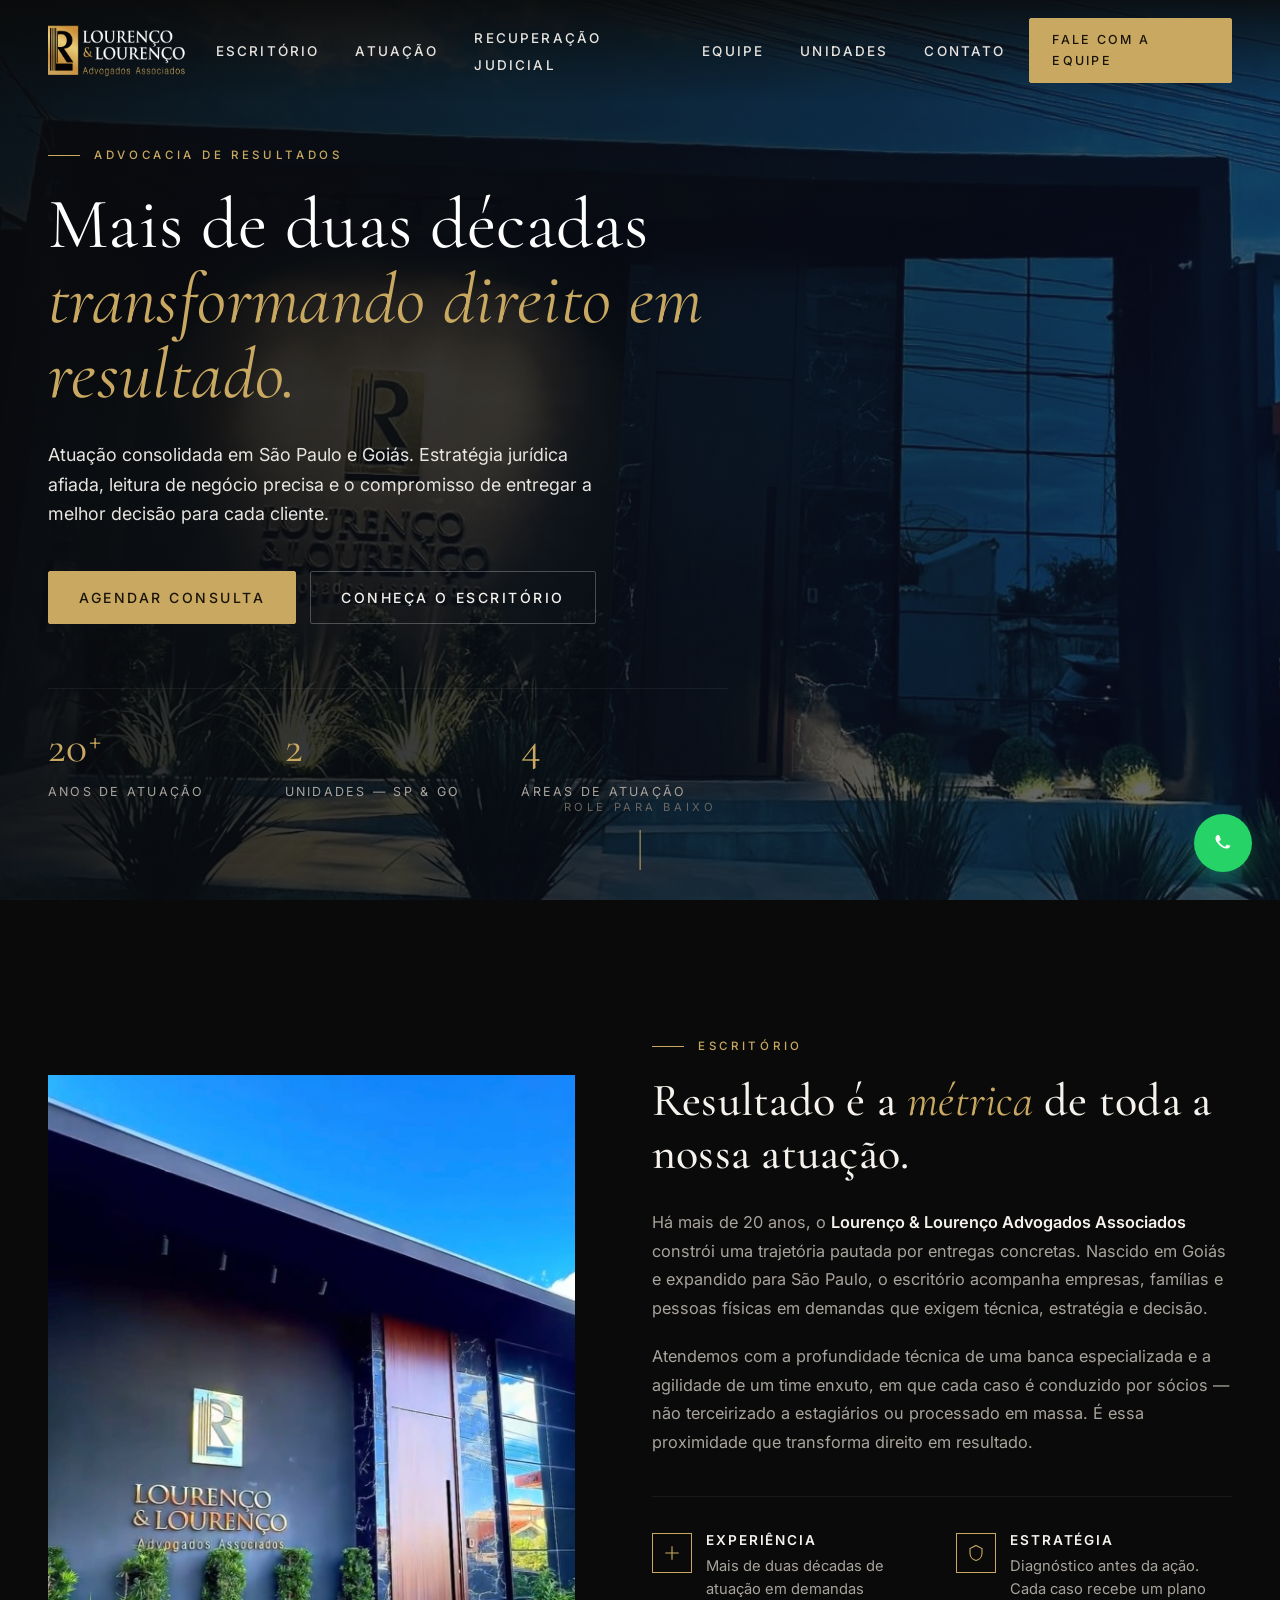
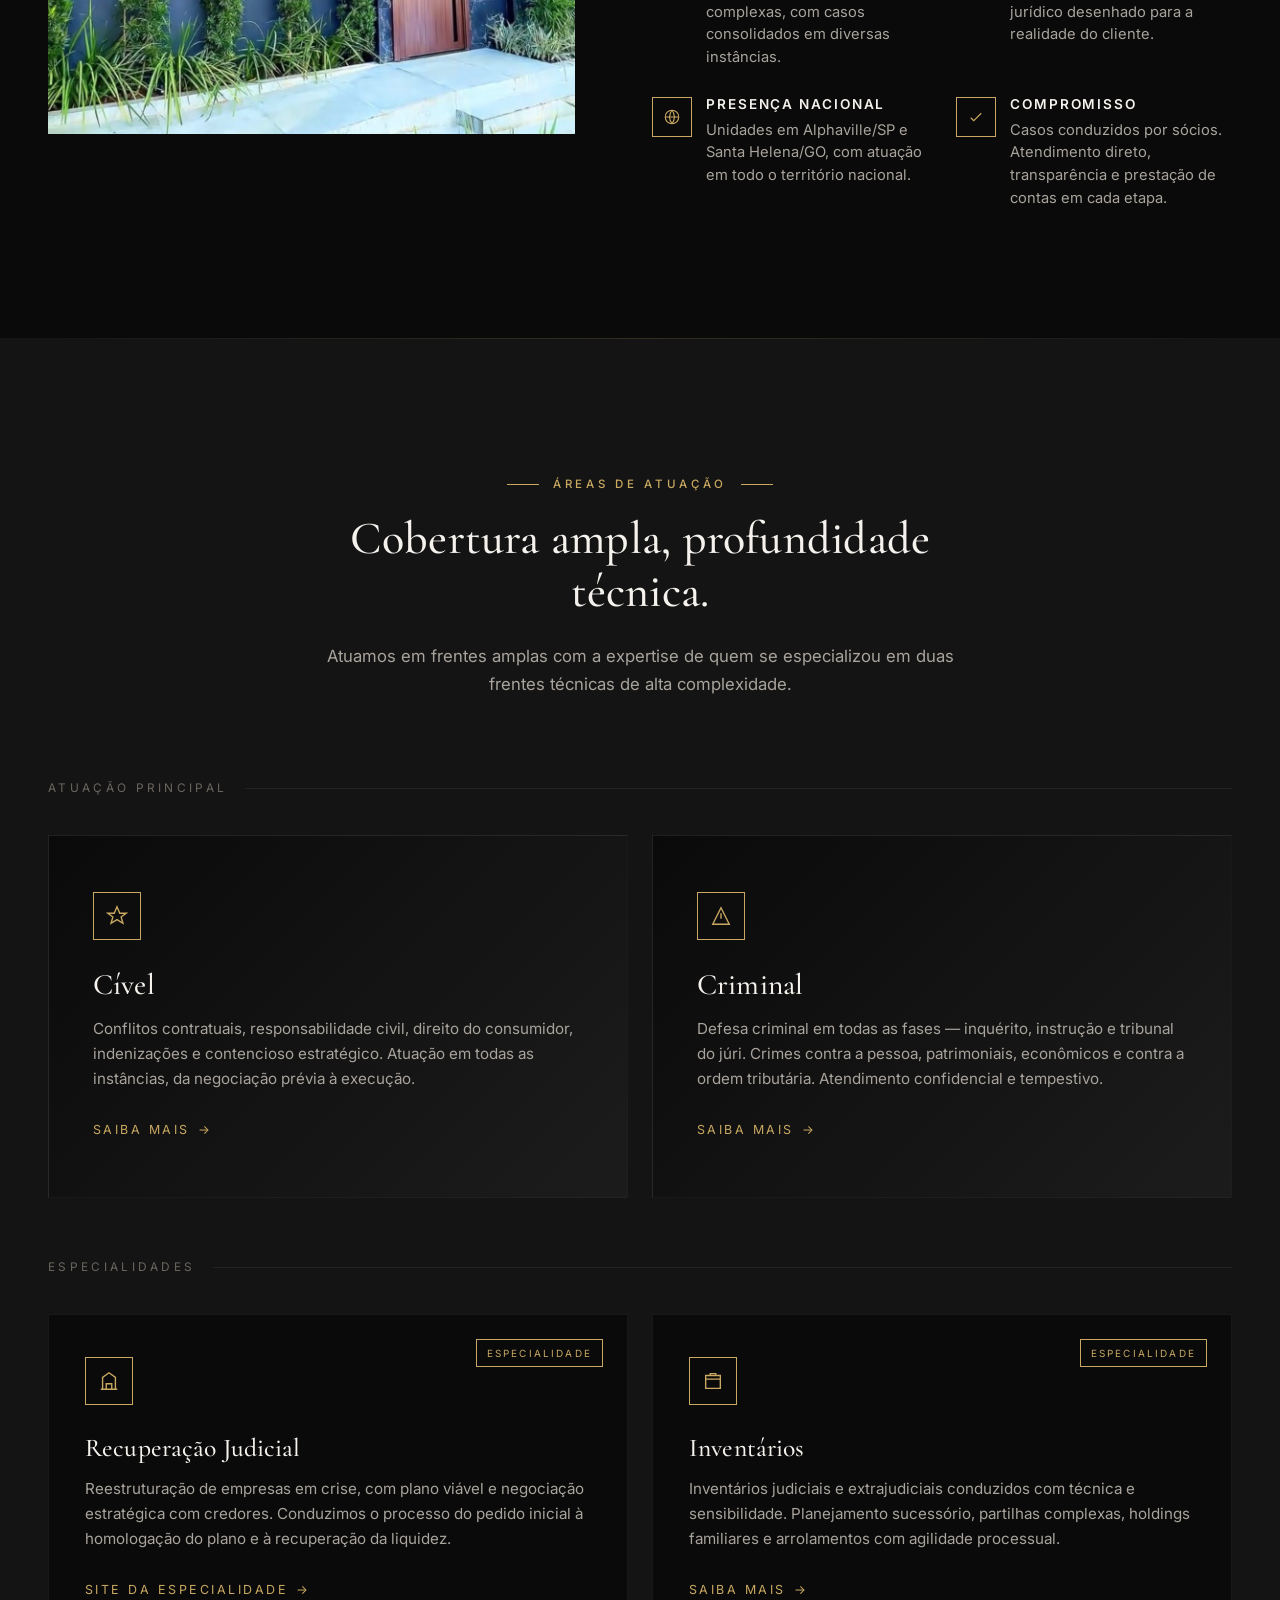
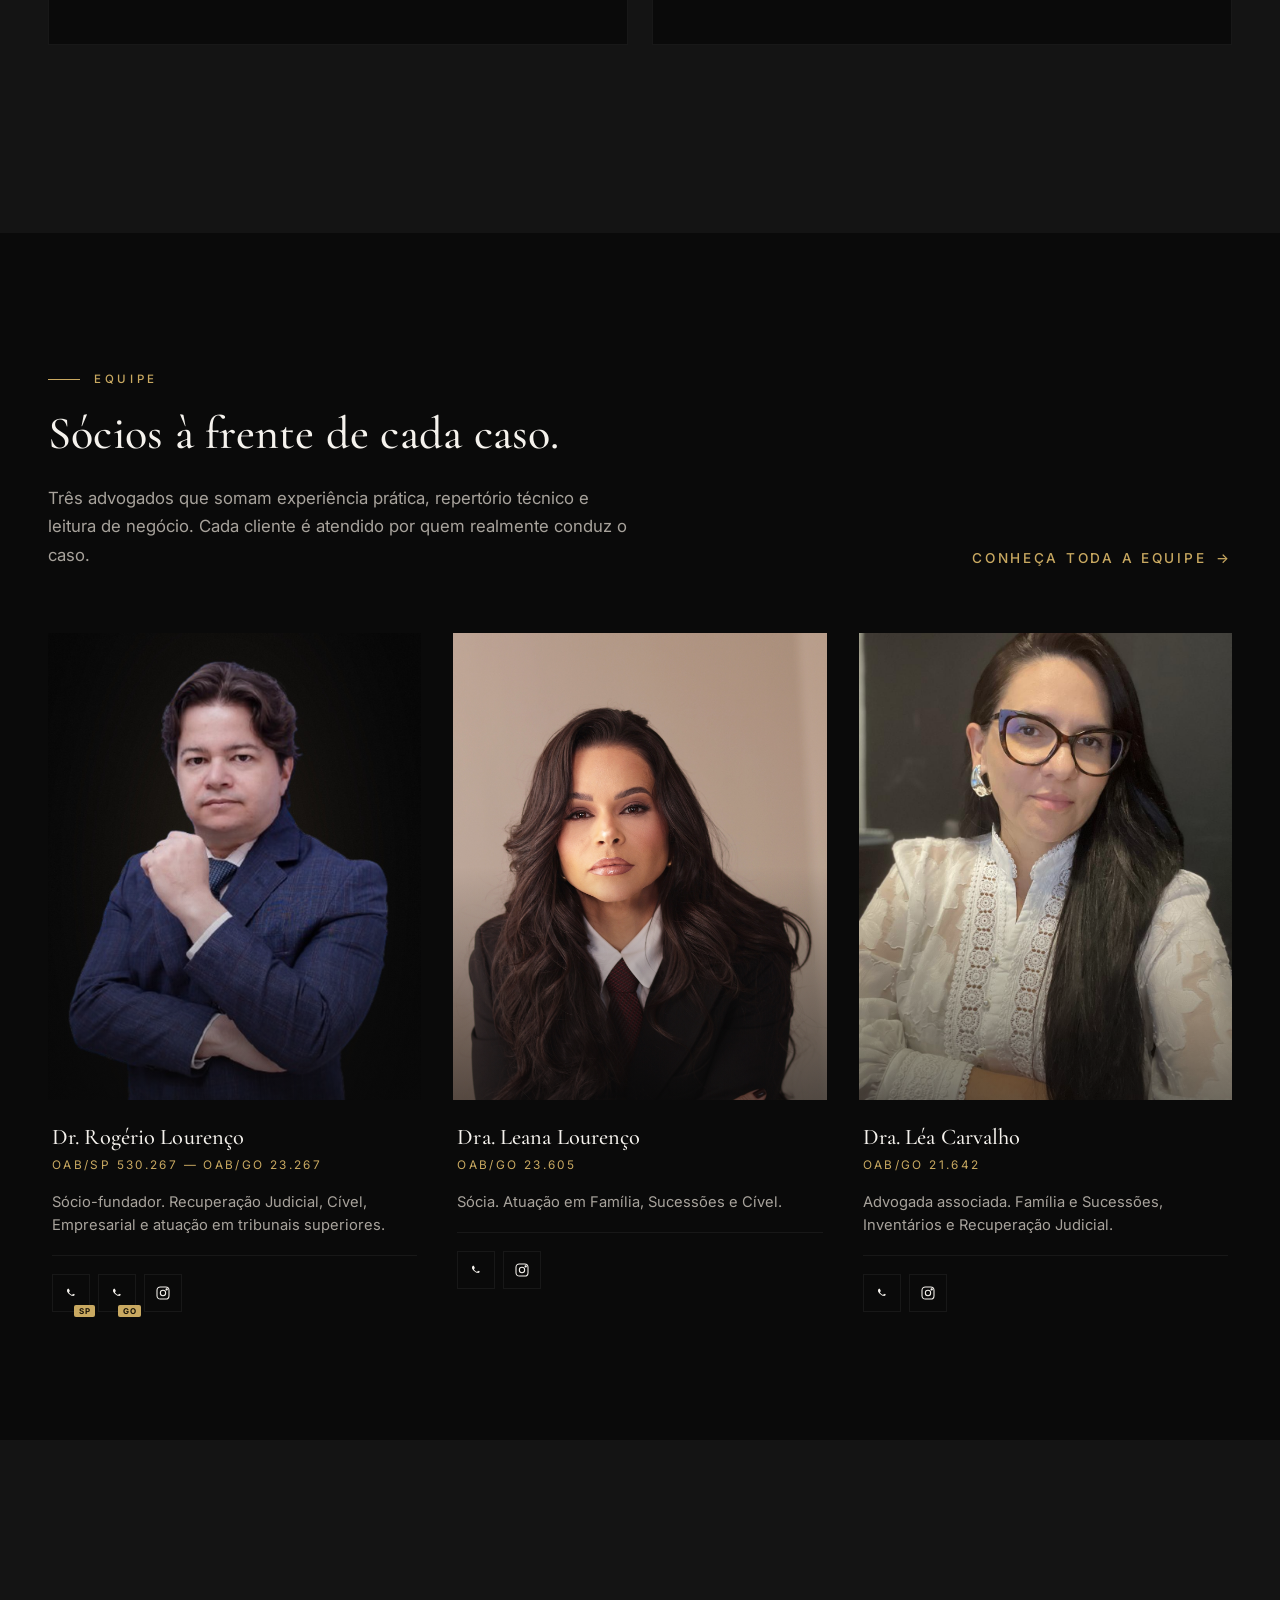
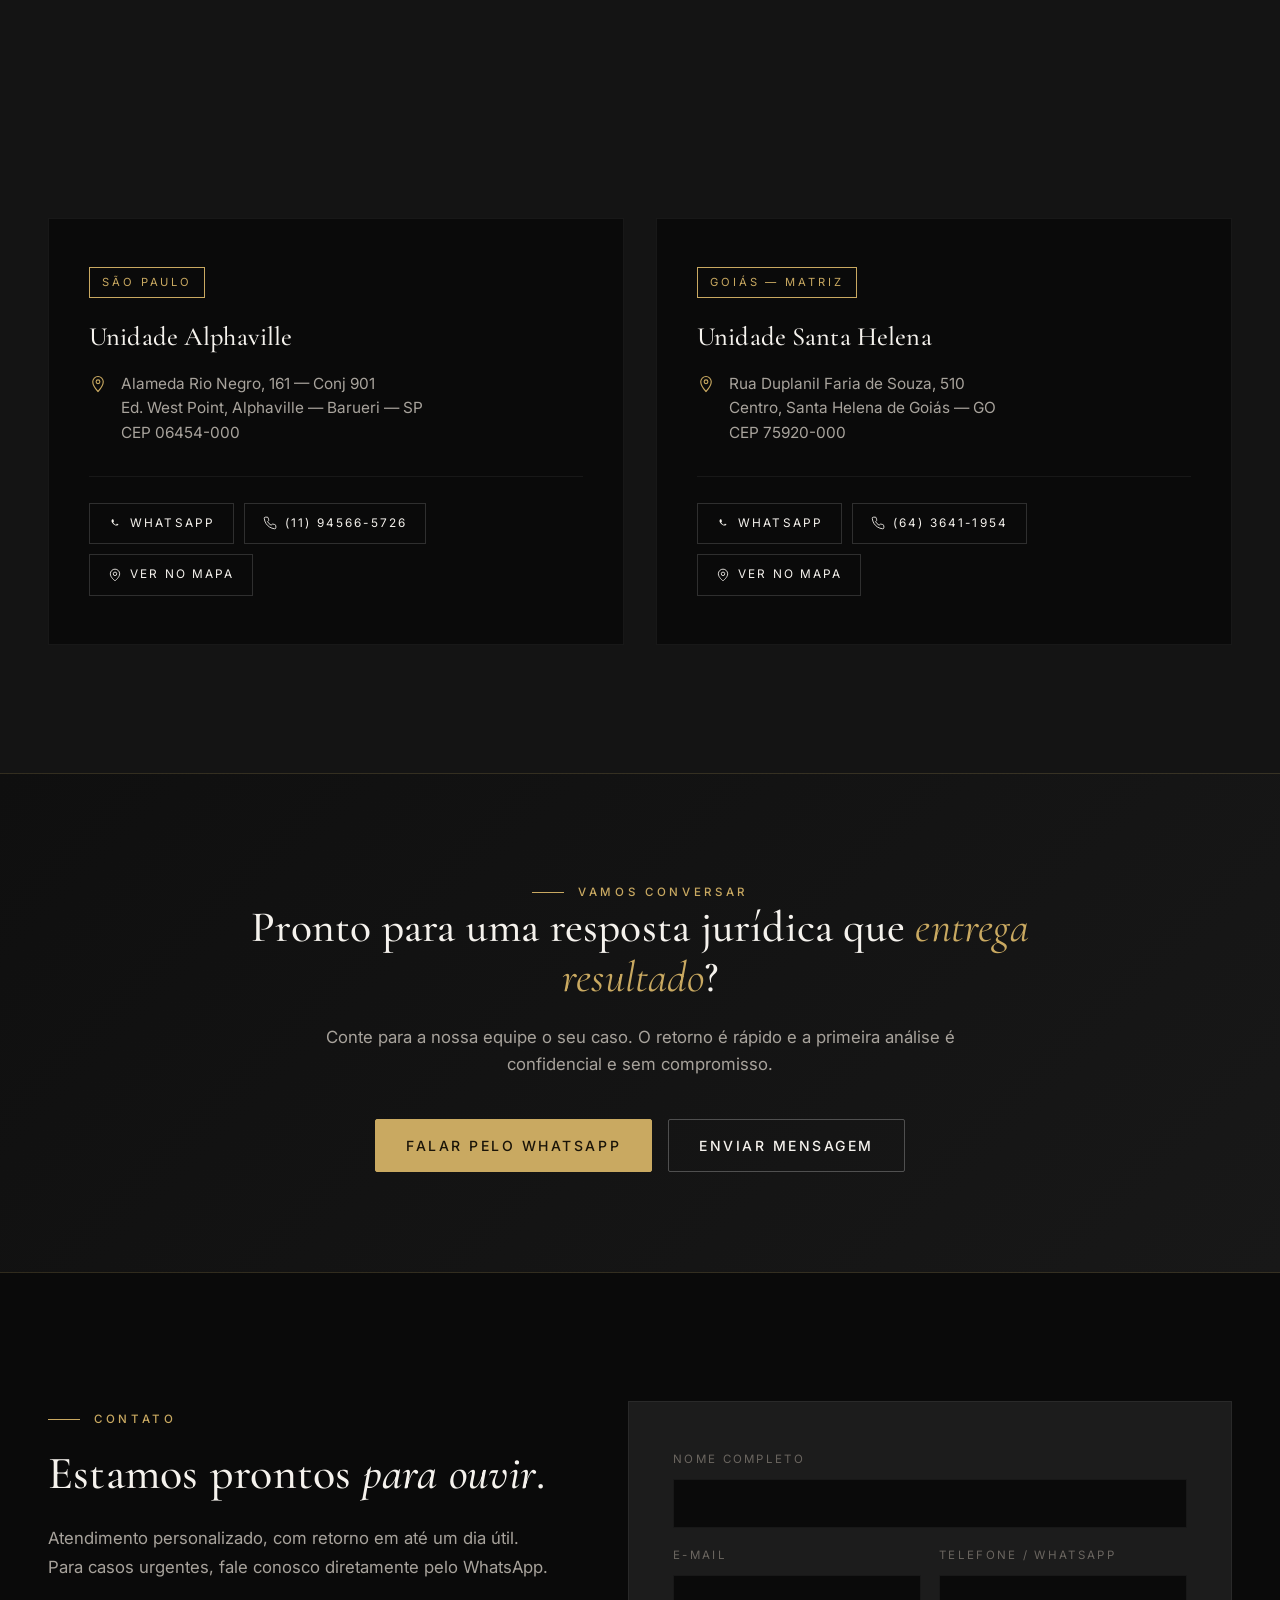
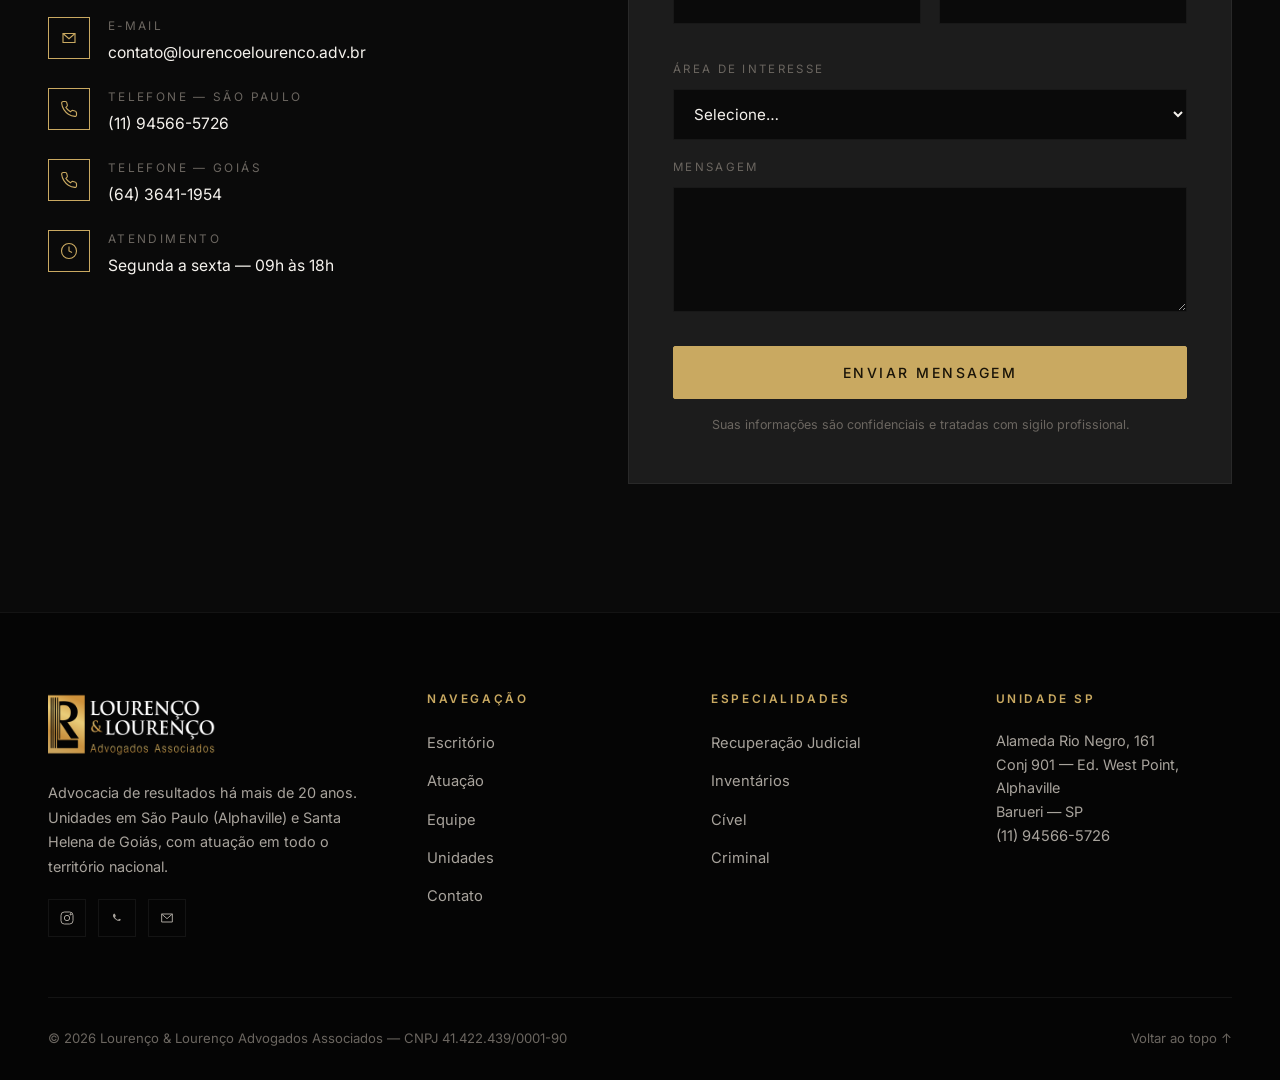
<file: index.html>
<!DOCTYPE html>
<html lang="pt-BR">
<head>
<!-- Google tag (gtag.js) -->
<script async src="https://www.googletagmanager.com/gtag/js?id=AW-18550960715"></script>
<script>
  window.dataLayer = window.dataLayer || [];
  function gtag(){dataLayer.push(arguments);}
  gtag('js', new Date());
  gtag('config', 'AW-18550960715');
</script>
<meta charset="UTF-8">
<meta name="viewport" content="width=device-width, initial-scale=1.0">
<meta name="theme-color" content="#0A0A0A">
<title>Lourenço &amp; Lourenço Advogados Associados | Advocacia de resultados em SP e GO</title>
<meta name="description" content="Mais de 20 anos transformando direito em resultado. Escritório com unidades em São Paulo (Alphaville) e Goiás, com atuação consolidada em Cível, Criminal, Recuperação Judicial e Inventários.">
<meta name="keywords" content="advocacia, advogado, recuperação judicial, inventário, cível, criminal, escritório de advocacia Alphaville, advocacia Goiás, Lourenço e Lourenço">
<meta name="robots" content="index, follow">
<meta name="author" content="Lourenço &amp; Lourenço Advogados Associados">

<!-- Open Graph -->
<meta property="og:title" content="Lourenço &amp; Lourenço Advogados Associados">
<meta property="og:description" content="Advocacia de resultados — mais de 20 anos de atuação em SP e GO.">
<meta property="og:image" content="https://www.lourencoelourenco.adv.br/assets/img/og-image.jpg">
<meta property="og:type" content="website">
<meta property="og:locale" content="pt_BR">
<meta property="og:url" content="https://www.lourencoelourenco.adv.br">
<meta property="og:site_name" content="Lourenço &amp; Lourenço Advogados Associados">

<!-- Twitter Card -->
<meta name="twitter:card" content="summary_large_image">
<meta name="twitter:title" content="Lourenço &amp; Lourenço Advogados Associados">
<meta name="twitter:description" content="Advocacia de resultados — mais de 20 anos de atuação em SP e GO.">
<meta name="twitter:image" content="https://www.lourencoelourenco.adv.br/assets/fotos/escritorio-recepcao.jpg">

<!-- Schema.org -->
<script type="application/ld+json">
{
  "@context":"https://schema.org",
  "@type":"LegalService",
  "name":"Lourenço & Lourenço Advogados Associados",
  "image":"https://www.lourencoelourenco.adv.br/assets/logo/logo-branco.png",
  "url":"https://www.lourencoelourenco.adv.br",
  "telephone":"+5511992827330",
  "priceRange":"$$$",
  "areaServed":["São Paulo","Goiás","Brasil"],
  "address":[
    {
      "@type":"PostalAddress",
      "streetAddress":"Alameda Rio Negro, 161, Conj 901",
      "addressLocality":"Barueri",
      "addressRegion":"SP",
      "postalCode":"06454-000",
      "addressCountry":"BR"
    },
    {
      "@type":"PostalAddress",
      "streetAddress":"Rua Duplanil Faria de Souza, 510, Centro",
      "addressLocality":"Santa Helena de Goiás",
      "addressRegion":"GO",
      "postalCode":"75920-000",
      "addressCountry":"BR"
    }
  ],
  "founder":{"@type":"Person","name":"Dr. Rogério Lourenço"},
  "sameAs":[
    "https://www.instagram.com/lourencoelourenco/",
    "https://www.instagram.com/rogerio_1610",
    "https://www.instagram.com/leanalourencoadv/",
    "https://www.instagram.com/leacarvalhodias/"
  ],
  "knowsAbout":["Direito Cível","Direito Criminal","Recuperação Judicial","Inventários","Direito de Família","Sucessões"]
}
</script>

<link rel="icon" type="image/png" href="assets/logo/marca.png">
<link rel="canonical" href="https://www.lourencoelourenco.adv.br/">
<link rel="apple-touch-icon" href="assets/logo/marca.png">

<link rel="preconnect" href="https://fonts.googleapis.com">
<link rel="preconnect" href="https://fonts.gstatic.com" crossorigin>
<link href="https://fonts.googleapis.com/css2?family=Cormorant+Garamond:ital,wght@0,400;0,500;0,600;0,700;1,400;1,500&family=Inter:wght@300;400;500;600;700&display=swap" rel="stylesheet">

<link rel="stylesheet" href="css/style.css">
</head>
<body>

<!-- HEADER -->
<header class="site-header">
  <div class="container">
    <nav class="nav" aria-label="Navegação principal">
      <a href="index.html" class="nav-logo" aria-label="Lourenço & Lourenço — Advogados Associados">
        <img src="assets/logo/logo-branco.png" alt="Lourenço &amp; Lourenço Advogados Associados" fetchpriority="high">
      </a>
      <ul class="nav-menu">
        <li><a href="#sobre">Escritório</a></li>
        <li><a href="#atuacao">Atuação</a></li>
        <li><a href="recuperacaojudicial/">Recuperação Judicial</a></li>
        <li><a href="#equipe">Equipe</a></li>
        <li><a href="#unidades">Unidades</a></li>
        <li><a href="contato.html">Contato</a></li>
      </ul>
      <div class="nav-cta">
        <a href="https://wa.me/5511992827330?text=Olá!%20Vim%20pelo%20site%20do%20escritório." class="btn btn-primary" target="_blank" rel="noopener">Fale com a equipe</a>
        <button class="hamburger" aria-label="Abrir menu" aria-expanded="false">
          <span></span><span></span><span></span>
        </button>
      </div>
    </nav>
  </div>
</header>

<!-- HERO -->
<section class="hero" id="topo">
  <div class="hero-media" role="presentation"></div>
  <div class="container">
    <div class="hero-content">
      <span class="eyebrow hero-eyebrow reveal">Advocacia de resultados</span>
      <h1 class="reveal reveal-d1">
        Mais de duas décadas
        <span class="accent">transformando direito em resultado.</span>
      </h1>
      <p class="hero-lead reveal reveal-d2">
        Atuação consolidada em São Paulo e Goiás. Estratégia jurídica afiada, leitura de negócio precisa e o compromisso de entregar a melhor decisão para cada cliente.
      </p>
      <div class="hero-cta reveal reveal-d3">
        <a href="#contato" class="btn btn-primary">Agendar consulta</a>
        <a href="#sobre" class="btn btn-ghost">Conheça o escritório</a>
      </div>
      <div class="hero-stats reveal reveal-d3">
        <div class="stat">
          <span class="stat-num">20<span class="plus">+</span></span>
          <span class="stat-label">anos de atuação</span>
        </div>
        <div class="stat">
          <span class="stat-num">2</span>
          <span class="stat-label">unidades — SP &amp; GO</span>
        </div>
        <div class="stat">
          <span class="stat-num">4</span>
          <span class="stat-label">áreas de atuação</span>
        </div>
      </div>
    </div>
  </div>
  <div class="hero-scroll" aria-hidden="true">
    <span>role para baixo</span>
    <span class="line"></span>
  </div>
</section>

<!-- SOBRE -->
<section class="about" id="sobre">
  <div class="container">
    <div class="about-grid">
      <div class="about-image reveal">
        <img src="assets/fotos/sede-fachada-dia.jpg" alt="Fachada da sede do Lourenço &amp; Lourenço Advogados Associados em Santa Helena de Goiás" loading="lazy" decoding="async">
      </div>
      <div class="about-content">
        <span class="eyebrow reveal">Escritório</span>
        <h2 class="section-title reveal reveal-d1">
          Resultado é a <em>métrica</em> de toda a nossa atuação.
        </h2>
        <p class="reveal reveal-d2">
          Há mais de 20 anos, o <strong>Lourenço &amp; Lourenço Advogados Associados</strong> constrói uma trajetória pautada por entregas concretas. Nascido em Goiás e expandido para São Paulo, o escritório acompanha empresas, famílias e pessoas físicas em demandas que exigem técnica, estratégia e decisão.
        </p>
        <p class="reveal reveal-d2">
          Atendemos com a profundidade técnica de uma banca especializada e a agilidade de um time enxuto, em que cada caso é conduzido por sócios — não terceirizado a estagiários ou processado em massa. É essa proximidade que transforma direito em resultado.
        </p>
        <div class="about-pillars">
          <div class="pillar reveal reveal-d2">
            <span class="pillar-icon" aria-hidden="true">
              <svg viewBox="0 0 24 24" fill="none" stroke="currentColor" stroke-width="1.5"><path d="M12 3v18M3 12h18"/></svg>
            </span>
            <div>
              <h4>Experiência</h4>
              <p>Mais de duas décadas de atuação em demandas complexas, com casos consolidados em diversas instâncias.</p>
            </div>
          </div>
          <div class="pillar reveal reveal-d2">
            <span class="pillar-icon" aria-hidden="true">
              <svg viewBox="0 0 24 24" fill="none" stroke="currentColor" stroke-width="1.5"><path d="M12 2l8 4v6c0 5-3.5 9-8 10-4.5-1-8-5-8-10V6l8-4z"/></svg>
            </span>
            <div>
              <h4>Estratégia</h4>
              <p>Diagnóstico antes da ação. Cada caso recebe um plano jurídico desenhado para a realidade do cliente.</p>
            </div>
          </div>
          <div class="pillar reveal reveal-d3">
            <span class="pillar-icon" aria-hidden="true">
              <svg viewBox="0 0 24 24" fill="none" stroke="currentColor" stroke-width="1.5"><circle cx="12" cy="12" r="9"/><path d="M3 12h18M12 3a14 14 0 010 18M12 3a14 14 0 000 18"/></svg>
            </span>
            <div>
              <h4>Presença nacional</h4>
              <p>Unidades em Alphaville/SP e Santa Helena/GO, com atuação em todo o território nacional.</p>
            </div>
          </div>
          <div class="pillar reveal reveal-d3">
            <span class="pillar-icon" aria-hidden="true">
              <svg viewBox="0 0 24 24" fill="none" stroke="currentColor" stroke-width="1.5"><path d="M5 13l4 4L19 7"/></svg>
            </span>
            <div>
              <h4>Compromisso</h4>
              <p>Casos conduzidos por sócios. Atendimento direto, transparência e prestação de contas em cada etapa.</p>
            </div>
          </div>
        </div>
      </div>
    </div>
  </div>
</section>

<!-- ATUAÇÃO -->
<section class="areas" id="atuacao">
  <div class="container">
    <div class="areas-header">
      <span class="eyebrow reveal">Áreas de atuação</span>
      <h2 class="section-title reveal reveal-d1">Cobertura ampla, profundidade técnica.</h2>
      <p class="section-lead reveal reveal-d2">
        Atuamos em frentes amplas com a expertise de quem se especializou em duas frentes técnicas de alta complexidade.
      </p>
    </div>

    <!-- Tier 1: Cível e Criminal em destaque -->
    <div class="areas-tier">
      <div class="areas-tier-label reveal">Atuação principal</div>
      <div class="areas-grid-main">
        <article class="area-card featured reveal">
          <span class="area-icon" aria-hidden="true">
            <svg viewBox="0 0 24 24" fill="none" stroke="currentColor" stroke-width="1.5"><path d="M12 2l3 7h7l-5.5 4 2 7L12 16l-6.5 4 2-7L2 9h7z"/></svg>
          </span>
          <h3>Cível</h3>
          <p>Conflitos contratuais, responsabilidade civil, direito do consumidor, indenizações e contencioso estratégico. Atuação em todas as instâncias, da negociação prévia à execução.</p>
          <a href="areas-civel.html" class="area-link">Saiba mais</a>
        </article>
        <article class="area-card featured reveal reveal-d1">
          <span class="area-icon" aria-hidden="true">
            <svg viewBox="0 0 24 24" fill="none" stroke="currentColor" stroke-width="1.5"><path d="M3 21l9-18 9 18H3z"/><path d="M12 9v6"/></svg>
          </span>
          <h3>Criminal</h3>
          <p>Defesa criminal em todas as fases — inquérito, instrução e tribunal do júri. Crimes contra a pessoa, patrimoniais, econômicos e contra a ordem tributária. Atendimento confidencial e tempestivo.</p>
          <a href="areas-criminal.html" class="area-link">Saiba mais</a>
        </article>
      </div>
    </div>

    <!-- Tier 2: Especialidades -->
    <div class="areas-tier">
      <div class="areas-tier-label reveal">Especialidades</div>
      <div class="areas-grid-spec">
        <article class="area-card reveal">
          <span class="area-spec-tag">Especialidade</span>
          <span class="area-icon" aria-hidden="true">
            <svg viewBox="0 0 24 24" fill="none" stroke="currentColor" stroke-width="1.5"><path d="M3 21h18M5 21V8l7-5 7 5v13"/><path d="M9 21v-6h6v6"/></svg>
          </span>
          <h3>Recuperação Judicial</h3>
          <p>Reestruturação de empresas em crise, com plano viável e negociação estratégica com credores. Conduzimos o processo do pedido inicial à homologação do plano e à recuperação da liquidez.</p>
          <a href="recuperacaojudicial/" class="area-link">Site da especialidade</a>
        </article>
        <article class="area-card reveal reveal-d1">
          <span class="area-spec-tag">Especialidade</span>
          <span class="area-icon" aria-hidden="true">
            <svg viewBox="0 0 24 24" fill="none" stroke="currentColor" stroke-width="1.5"><path d="M4 6h16v14H4z"/><path d="M4 10h16M9 6V4h6v2"/></svg>
          </span>
          <h3>Inventários</h3>
          <p>Inventários judiciais e extrajudiciais conduzidos com técnica e sensibilidade. Planejamento sucessório, partilhas complexas, holdings familiares e arrolamentos com agilidade processual.</p>
          <a href="areas-inventarios.html" class="area-link">Saiba mais</a>
        </article>
      </div>
    </div>
  </div>
</section>

<!-- EQUIPE -->
<section class="team" id="equipe">
  <div class="container">
    <div class="team-header">
      <div>
        <span class="eyebrow reveal">Equipe</span>
        <h2 class="section-title reveal reveal-d1">Sócios à frente de cada caso.</h2>
        <p class="section-lead reveal reveal-d2">
          Três advogados que somam experiência prática, repertório técnico e leitura de negócio. Cada cliente é atendido por quem realmente conduz o caso.
        </p>
      </div>
      <a href="equipe.html" class="btn-link reveal reveal-d2">Conheça toda a equipe</a>
    </div>

    <div class="team-grid">
      <article class="team-card reveal">
        <div class="team-photo">
          <img src="assets/fotos/rogerio-portrait.jpg" alt="Dr. Rogério Lourenço" loading="lazy">
        </div>
        <div class="team-info">
          <h3>Dr. Rogério Lourenço</h3>
          <span class="team-oab">OAB/SP 530.267 — OAB/GO 23.267</span>
          <p class="team-areas">Sócio-fundador. Recuperação Judicial, Cível, Empresarial e atuação em tribunais superiores.</p>
          <div class="team-social">
            <a href="https://wa.me/5511992827330" target="_blank" rel="noopener" aria-label="WhatsApp São Paulo do Dr. Rogério" data-region="SP" title="WhatsApp · São Paulo">
              <svg viewBox="0 0 24 24" fill="currentColor"><path d="M17.5 14.4c-.3-.2-1.7-.9-2-1-.3-.1-.5-.2-.7.2s-.8 1-1 1.2c-.2.2-.3.2-.7 0-.3-.2-1.3-.5-2.4-1.6-.9-.8-1.5-1.8-1.7-2.1-.2-.3 0-.5.2-.7.2-.2.4-.4.6-.7.2-.2.2-.4.3-.6.1-.2.1-.5 0-.6-.1-.2-.7-1.7-1-2.3-.3-.6-.5-.5-.7-.5h-.6c-.2 0-.5.1-.8.4-.3.3-1 1-1 2.4 0 1.4 1 2.7 1.2 2.9.2.2 2 3.1 4.9 4.3.7.3 1.2.5 1.7.6.7.2 1.3.2 1.8.1.5-.1 1.7-.7 2-1.4.2-.7.2-1.3.2-1.4-.1-.1-.3-.2-.6-.4z"/></svg>
            </a>
            <a href="https://wa.me/5564992492135" target="_blank" rel="noopener" aria-label="WhatsApp Goiás do Dr. Rogério" data-region="GO" title="WhatsApp · Goiás">
              <svg viewBox="0 0 24 24" fill="currentColor"><path d="M17.5 14.4c-.3-.2-1.7-.9-2-1-.3-.1-.5-.2-.7.2s-.8 1-1 1.2c-.2.2-.3.2-.7 0-.3-.2-1.3-.5-2.4-1.6-.9-.8-1.5-1.8-1.7-2.1-.2-.3 0-.5.2-.7.2-.2.4-.4.6-.7.2-.2.2-.4.3-.6.1-.2.1-.5 0-.6-.1-.2-.7-1.7-1-2.3-.3-.6-.5-.5-.7-.5h-.6c-.2 0-.5.1-.8.4-.3.3-1 1-1 2.4 0 1.4 1 2.7 1.2 2.9.2.2 2 3.1 4.9 4.3.7.3 1.2.5 1.7.6.7.2 1.3.2 1.8.1.5-.1 1.7-.7 2-1.4.2-.7.2-1.3.2-1.4-.1-.1-.3-.2-.6-.4z"/></svg>
            </a>
            <a href="https://www.instagram.com/rogerio_1610" target="_blank" rel="noopener" aria-label="Instagram do Dr. Rogério" title="Instagram · @rogerio_1610">
              <svg viewBox="0 0 24 24" fill="none" stroke="currentColor" stroke-width="1.6"><rect x="3" y="3" width="18" height="18" rx="5"/><circle cx="12" cy="12" r="4"/><circle cx="17.5" cy="6.5" r="1" fill="currentColor"/></svg>
            </a>
          </div>
        </div>
      </article>

      <article class="team-card reveal reveal-d1">
        <div class="team-photo">
          <img src="assets/fotos/leana-portrait.jpg" alt="Dra. Leana Lourenço" loading="lazy">
        </div>
        <div class="team-info">
          <h3>Dra. Leana Lourenço</h3>
          <span class="team-oab">OAB/GO 23.605</span>
          <p class="team-areas">Sócia. Atuação em Família, Sucessões e Cível.</p>
          <div class="team-social">
            <a href="https://wa.me/5564992660029" target="_blank" rel="noopener" aria-label="WhatsApp da Dra. Leana" title="WhatsApp · (64) 99266-0029">
              <svg viewBox="0 0 24 24" fill="currentColor"><path d="M17.5 14.4c-.3-.2-1.7-.9-2-1-.3-.1-.5-.2-.7.2s-.8 1-1 1.2c-.2.2-.3.2-.7 0-.3-.2-1.3-.5-2.4-1.6-.9-.8-1.5-1.8-1.7-2.1-.2-.3 0-.5.2-.7.2-.2.4-.4.6-.7.2-.2.2-.4.3-.6.1-.2.1-.5 0-.6-.1-.2-.7-1.7-1-2.3-.3-.6-.5-.5-.7-.5h-.6c-.2 0-.5.1-.8.4-.3.3-1 1-1 2.4 0 1.4 1 2.7 1.2 2.9.2.2 2 3.1 4.9 4.3.7.3 1.2.5 1.7.6.7.2 1.3.2 1.8.1.5-.1 1.7-.7 2-1.4.2-.7.2-1.3.2-1.4-.1-.1-.3-.2-.6-.4z"/></svg>
            </a>
            <a href="https://www.instagram.com/leanalourencoadv/" target="_blank" rel="noopener" aria-label="Instagram da Dra. Leana" title="Instagram · @leanalourencoadv">
              <svg viewBox="0 0 24 24" fill="none" stroke="currentColor" stroke-width="1.6"><rect x="3" y="3" width="18" height="18" rx="5"/><circle cx="12" cy="12" r="4"/><circle cx="17.5" cy="6.5" r="1" fill="currentColor"/></svg>
            </a>
          </div>
        </div>
      </article>

      <article class="team-card reveal reveal-d2">
        <div class="team-photo">
          <img src="assets/fotos/lea-portrait.jpg" alt="Dra. Léa Carvalho" loading="lazy">
        </div>
        <div class="team-info">
          <h3>Dra. Léa Carvalho</h3>
          <span class="team-oab">OAB/GO 21.642</span>
          <p class="team-areas">Advogada associada. Família e Sucessões, Inventários e Recuperação Judicial.</p>
          <div class="team-social">
            <a href="https://wa.me/5564992843147" target="_blank" rel="noopener" aria-label="WhatsApp da Dra. Léa" title="WhatsApp · (64) 99284-3147">
              <svg viewBox="0 0 24 24" fill="currentColor"><path d="M17.5 14.4c-.3-.2-1.7-.9-2-1-.3-.1-.5-.2-.7.2s-.8 1-1 1.2c-.2.2-.3.2-.7 0-.3-.2-1.3-.5-2.4-1.6-.9-.8-1.5-1.8-1.7-2.1-.2-.3 0-.5.2-.7.2-.2.4-.4.6-.7.2-.2.2-.4.3-.6.1-.2.1-.5 0-.6-.1-.2-.7-1.7-1-2.3-.3-.6-.5-.5-.7-.5h-.6c-.2 0-.5.1-.8.4-.3.3-1 1-1 2.4 0 1.4 1 2.7 1.2 2.9.2.2 2 3.1 4.9 4.3.7.3 1.2.5 1.7.6.7.2 1.3.2 1.8.1.5-.1 1.7-.7 2-1.4.2-.7.2-1.3.2-1.4-.1-.1-.3-.2-.6-.4z"/></svg>
            </a>
            <a href="https://www.instagram.com/leacarvalhodias/" target="_blank" rel="noopener" aria-label="Instagram da Dra. Léa" title="Instagram · @leacarvalhodias">
              <svg viewBox="0 0 24 24" fill="none" stroke="currentColor" stroke-width="1.6"><rect x="3" y="3" width="18" height="18" rx="5"/><circle cx="12" cy="12" r="4"/><circle cx="17.5" cy="6.5" r="1" fill="currentColor"/></svg>
            </a>
          </div>
        </div>
      </article>
    </div>
  </div>
</section>

<!-- UNIDADES -->
<section class="units" id="unidades">
  <div class="container">
    <div class="units-header">
      <span class="eyebrow reveal">Unidades</span>
      <h2 class="section-title reveal reveal-d1">Atendimento em São Paulo e Goiás.</h2>
      <p class="section-lead reveal reveal-d2">
        Estrutura preparada para receber clientes nas duas unidades, com atuação processual em todo o território nacional.
      </p>
    </div>
    <div class="units-grid">
      <article class="unit-card reveal">
        <span class="unit-tag">São Paulo</span>
        <h3>Unidade Alphaville</h3>
        <div class="unit-address">
          <svg viewBox="0 0 24 24" fill="none" stroke="currentColor" stroke-width="1.5"><path d="M12 22s-7-7.5-7-13a7 7 0 1114 0c0 5.5-7 13-7 13z"/><circle cx="12" cy="9" r="2.5"/></svg>
          <div>
            Alameda Rio Negro, 161 — Conj 901<br>
            Ed. West Point, Alphaville — Barueri — SP<br>
            CEP 06454-000
          </div>
        </div>
        <div class="unit-actions">
          <a href="https://wa.me/5511992827330?text=Olá!%20Vim%20pelo%20site%20–%20Unidade%20SP" target="_blank" rel="noopener">
            <svg viewBox="0 0 24 24" fill="currentColor"><path d="M17.5 14.4c-.3-.2-1.7-.9-2-1-.3-.1-.5-.2-.7.2s-.8 1-1 1.2c-.2.2-.3.2-.7 0-.3-.2-1.3-.5-2.4-1.6-.9-.8-1.5-1.8-1.7-2.1-.2-.3 0-.5.2-.7.2-.2.4-.4.6-.7.2-.2.2-.4.3-.6.1-.2.1-.5 0-.6-.1-.2-.7-1.7-1-2.3-.3-.6-.5-.5-.7-.5h-.6c-.2 0-.5.1-.8.4-.3.3-1 1-1 2.4 0 1.4 1 2.7 1.2 2.9.2.2 2 3.1 4.9 4.3.7.3 1.2.5 1.7.6.7.2 1.3.2 1.8.1.5-.1 1.7-.7 2-1.4.2-.7.2-1.3.2-1.4-.1-.1-.3-.2-.6-.4z"/></svg>
            WhatsApp
          </a>
          <a href="tel:+5511945665726">
            <svg viewBox="0 0 24 24" fill="none" stroke="currentColor" stroke-width="1.5"><path d="M22 16.9v3a2 2 0 01-2.2 2 19.8 19.8 0 01-8.6-3 19.5 19.5 0 01-6-6 19.8 19.8 0 01-3-8.6A2 2 0 014.1 2h3a2 2 0 012 1.7c.1.9.3 1.8.6 2.6a2 2 0 01-.5 2.1L7.9 9.8a16 16 0 006 6l1.4-1.3a2 2 0 012.1-.5c.8.3 1.7.5 2.6.6a2 2 0 011.7 2z"/></svg>
            (11) 94566-5726
          </a>
          <a href="https://maps.google.com/?q=Alameda+Rio+Negro,+161,+Alphaville,+Barueri,+SP" target="_blank" rel="noopener">
            <svg viewBox="0 0 24 24" fill="none" stroke="currentColor" stroke-width="1.5"><path d="M20 10c0 6-8 12-8 12S4 16 4 10a8 8 0 1116 0z"/><circle cx="12" cy="10" r="3"/></svg>
            Ver no mapa
          </a>
        </div>
      </article>

      <article class="unit-card reveal reveal-d1">
        <span class="unit-tag">Goiás — Matriz</span>
        <h3>Unidade Santa Helena</h3>
        <div class="unit-address">
          <svg viewBox="0 0 24 24" fill="none" stroke="currentColor" stroke-width="1.5"><path d="M12 22s-7-7.5-7-13a7 7 0 1114 0c0 5.5-7 13-7 13z"/><circle cx="12" cy="9" r="2.5"/></svg>
          <div>
            Rua Duplanil Faria de Souza, 510<br>
            Centro, Santa Helena de Goiás — GO<br>
            CEP 75920-000
          </div>
        </div>
        <div class="unit-actions">
          <a href="https://wa.me/556436411954?text=Olá!%20Vim%20pelo%20site%20–%20Unidade%20GO" target="_blank" rel="noopener">
            <svg viewBox="0 0 24 24" fill="currentColor"><path d="M17.5 14.4c-.3-.2-1.7-.9-2-1-.3-.1-.5-.2-.7.2s-.8 1-1 1.2c-.2.2-.3.2-.7 0-.3-.2-1.3-.5-2.4-1.6-.9-.8-1.5-1.8-1.7-2.1-.2-.3 0-.5.2-.7.2-.2.4-.4.6-.7.2-.2.2-.4.3-.6.1-.2.1-.5 0-.6-.1-.2-.7-1.7-1-2.3-.3-.6-.5-.5-.7-.5h-.6c-.2 0-.5.1-.8.4-.3.3-1 1-1 2.4 0 1.4 1 2.7 1.2 2.9.2.2 2 3.1 4.9 4.3.7.3 1.2.5 1.7.6.7.2 1.3.2 1.8.1.5-.1 1.7-.7 2-1.4.2-.7.2-1.3.2-1.4-.1-.1-.3-.2-.6-.4z"/></svg>
            WhatsApp
          </a>
          <a href="tel:+556436411954">
            <svg viewBox="0 0 24 24" fill="none" stroke="currentColor" stroke-width="1.5"><path d="M22 16.9v3a2 2 0 01-2.2 2 19.8 19.8 0 01-8.6-3 19.5 19.5 0 01-6-6 19.8 19.8 0 01-3-8.6A2 2 0 014.1 2h3a2 2 0 012 1.7c.1.9.3 1.8.6 2.6a2 2 0 01-.5 2.1L7.9 9.8a16 16 0 006 6l1.4-1.3a2 2 0 012.1-.5c.8.3 1.7.5 2.6.6a2 2 0 011.7 2z"/></svg>
            (64) 3641-1954
          </a>
          <a href="https://maps.google.com/?q=Rua+Duplanil+Faria+de+Souza+510+Santa+Helena+de+Goiás" target="_blank" rel="noopener">
            <svg viewBox="0 0 24 24" fill="none" stroke="currentColor" stroke-width="1.5"><path d="M20 10c0 6-8 12-8 12S4 16 4 10a8 8 0 1116 0z"/><circle cx="12" cy="10" r="3"/></svg>
            Ver no mapa
          </a>
        </div>
      </article>
    </div>
  </div>
</section>

<!-- CTA BAND -->
<section class="cta-band">
  <div class="container">
    <div class="cta-band-inner">
      <span class="eyebrow reveal" style="justify-content:center;display:inline-flex">Vamos conversar</span>
      <h2 class="reveal reveal-d1">Pronto para uma resposta jurídica que <em>entrega resultado</em>?</h2>
      <p class="reveal reveal-d2">
        Conte para a nossa equipe o seu caso. O retorno é rápido e a primeira análise é confidencial e sem compromisso.
      </p>
      <div class="cta-band-actions reveal reveal-d2">
        <a href="https://wa.me/5511992827330?text=Olá!%20Vim%20pelo%20site." target="_blank" rel="noopener" class="btn btn-primary">Falar pelo WhatsApp</a>
        <a href="#contato" class="btn btn-ghost">Enviar mensagem</a>
      </div>
    </div>
  </div>
</section>

<!-- CONTATO -->
<section class="contact" id="contato">
  <div class="container">
    <div class="contact-grid">
      <div class="contact-info">
        <span class="eyebrow reveal">Contato</span>
        <h2 class="section-title reveal reveal-d1">Estamos prontos <em>para ouvir</em>.</h2>
        <p class="reveal reveal-d2">
          Atendimento personalizado, com retorno em até um dia útil. Para casos urgentes, fale conosco diretamente pelo WhatsApp.
        </p>
        <div class="contact-list">
          <div class="contact-item reveal reveal-d2">
            <span class="contact-item-icon" aria-hidden="true">
              <svg viewBox="0 0 24 24" fill="none" stroke="currentColor" stroke-width="1.5"><path d="M4 6h16v12H4z"/><path d="M4 6l8 7 8-7"/></svg>
            </span>
            <div>
              <div class="contact-item-label">E-mail</div>
              <div class="contact-item-value"><a href="mailto:contato@lourencoelourenco.adv.br">contato@lourencoelourenco.adv.br</a></div>
            </div>
          </div>
          <div class="contact-item reveal reveal-d2">
            <span class="contact-item-icon" aria-hidden="true">
              <svg viewBox="0 0 24 24" fill="none" stroke="currentColor" stroke-width="1.5"><path d="M22 16.9v3a2 2 0 01-2.2 2 19.8 19.8 0 01-8.6-3 19.5 19.5 0 01-6-6 19.8 19.8 0 01-3-8.6A2 2 0 014.1 2h3a2 2 0 012 1.7c.1.9.3 1.8.6 2.6a2 2 0 01-.5 2.1L7.9 9.8a16 16 0 006 6l1.4-1.3a2 2 0 012.1-.5c.8.3 1.7.5 2.6.6a2 2 0 011.7 2z"/></svg>
            </span>
            <div>
              <div class="contact-item-label">Telefone — São Paulo</div>
              <div class="contact-item-value"><a href="tel:+5511945665726">(11) 94566-5726</a></div>
            </div>
          </div>
          <div class="contact-item reveal reveal-d3">
            <span class="contact-item-icon" aria-hidden="true">
              <svg viewBox="0 0 24 24" fill="none" stroke="currentColor" stroke-width="1.5"><path d="M22 16.9v3a2 2 0 01-2.2 2 19.8 19.8 0 01-8.6-3 19.5 19.5 0 01-6-6 19.8 19.8 0 01-3-8.6A2 2 0 014.1 2h3a2 2 0 012 1.7c.1.9.3 1.8.6 2.6a2 2 0 01-.5 2.1L7.9 9.8a16 16 0 006 6l1.4-1.3a2 2 0 012.1-.5c.8.3 1.7.5 2.6.6a2 2 0 011.7 2z"/></svg>
            </span>
            <div>
              <div class="contact-item-label">Telefone — Goiás</div>
              <div class="contact-item-value"><a href="tel:+556436411954">(64) 3641-1954</a></div>
            </div>
          </div>
          <div class="contact-item reveal reveal-d3">
            <span class="contact-item-icon" aria-hidden="true">
              <svg viewBox="0 0 24 24" fill="none" stroke="currentColor" stroke-width="1.5"><circle cx="12" cy="12" r="10"/><path d="M12 6v6l4 2"/></svg>
            </span>
            <div>
              <div class="contact-item-label">Atendimento</div>
              <div class="contact-item-value">Segunda a sexta — 09h às 18h</div>
            </div>
          </div>
        </div>
      </div>

      <form id="contact-form" class="contact-form reveal reveal-d1" aria-label="Formulário de contato">
        <div class="form-group">
          <label for="nome">Nome completo</label>
          <input type="text" id="nome" name="nome" required>
        </div>
        <div class="form-row">
          <div class="form-group">
            <label for="email">E-mail</label>
            <input type="email" id="email" name="email" required>
          </div>
          <div class="form-group">
            <label for="telefone">Telefone / WhatsApp</label>
            <input type="tel" id="telefone" name="telefone">
          </div>
        </div>
        <div class="form-group">
          <label for="area">Área de interesse</label>
          <select id="area" name="area">
            <option value="">Selecione…</option>
            <option>Cível</option>
            <option>Criminal</option>
            <option>Recuperação Judicial</option>
            <option>Inventários</option>
            <option>Outra</option>
          </select>
        </div>
        <div class="form-group">
          <label for="mensagem">Mensagem</label>
          <textarea id="mensagem" name="mensagem" rows="5" required></textarea>
        </div>
        <button type="submit" class="btn btn-primary">Enviar mensagem</button>
        <p class="form-note">Suas informações são confidenciais e tratadas com sigilo profissional.</p>
      </form>
    </div>
  </div>
</section>

<!-- FOOTER -->
<footer class="site-footer">
  <div class="container">
    <div class="footer-grid">
      <div class="footer-brand">
        <img src="assets/logo/logo-branco.png" alt="Lourenço &amp; Lourenço" loading="lazy" decoding="async">
        <p>Advocacia de resultados há mais de 20 anos. Unidades em São Paulo (Alphaville) e Santa Helena de Goiás, com atuação em todo o território nacional.</p>
        <div class="footer-social">
          <a href="https://www.instagram.com/lourencoelourenco/" target="_blank" rel="noopener" aria-label="Instagram do escritório">
            <svg viewBox="0 0 24 24" fill="none" stroke="currentColor" stroke-width="1.5"><rect x="3" y="3" width="18" height="18" rx="5"/><circle cx="12" cy="12" r="4"/><circle cx="17.5" cy="6.5" r="1" fill="currentColor"/></svg>
          </a>
          <a href="https://wa.me/5511992827330" target="_blank" rel="noopener" aria-label="WhatsApp">
            <svg viewBox="0 0 24 24" fill="currentColor"><path d="M17.5 14.4c-.3-.2-1.7-.9-2-1-.3-.1-.5-.2-.7.2s-.8 1-1 1.2c-.2.2-.3.2-.7 0-.3-.2-1.3-.5-2.4-1.6-.9-.8-1.5-1.8-1.7-2.1-.2-.3 0-.5.2-.7.2-.2.4-.4.6-.7.2-.2.2-.4.3-.6.1-.2.1-.5 0-.6-.1-.2-.7-1.7-1-2.3-.3-.6-.5-.5-.7-.5h-.6c-.2 0-.5.1-.8.4-.3.3-1 1-1 2.4 0 1.4 1 2.7 1.2 2.9.2.2 2 3.1 4.9 4.3.7.3 1.2.5 1.7.6.7.2 1.3.2 1.8.1.5-.1 1.7-.7 2-1.4.2-.7.2-1.3.2-1.4-.1-.1-.3-.2-.6-.4z"/></svg>
          </a>
          <a href="mailto:contato@lourencoelourenco.adv.br" aria-label="E-mail">
            <svg viewBox="0 0 24 24" fill="none" stroke="currentColor" stroke-width="1.5"><path d="M4 6h16v12H4z"/><path d="M4 6l8 7 8-7"/></svg>
          </a>
        </div>
      </div>
      <div class="footer-col">
        <h4>Navegação</h4>
        <ul>
          <li><a href="#sobre">Escritório</a></li>
          <li><a href="#atuacao">Atuação</a></li>
          <li><a href="#equipe">Equipe</a></li>
          <li><a href="#unidades">Unidades</a></li>
          <li><a href="#contato">Contato</a></li>
        </ul>
      </div>
      <div class="footer-col">
        <h4>Especialidades</h4>
        <ul>
          <li><a href="recuperacaojudicial/">Recuperação Judicial</a></li>
          <li><a href="areas-inventarios.html">Inventários</a></li>
          <li><a href="areas-civel.html">Cível</a></li>
          <li><a href="areas-criminal.html">Criminal</a></li>
        </ul>
      </div>
      <div class="footer-col">
        <h4>Unidade SP</h4>
        <address>
          Alameda Rio Negro, 161<br>
          Conj 901 — Ed. West Point, Alphaville<br>
          Barueri — SP<br>
          <a href="tel:+5511945665726">(11) 94566-5726</a>
        </address>
      </div>
    </div>
    <div class="footer-bottom">
      <span>© 2026 Lourenço &amp; Lourenço Advogados Associados — CNPJ 41.422.439/0001-90</span>
      <span><a href="#topo">Voltar ao topo ↑</a></span>
    </div>
  </div>
</footer>

<!-- WhatsApp flutuante -->
<a href="https://wa.me/5511992827330?text=Olá!%20Vim%20pelo%20site." class="wa-float" target="_blank" rel="noopener" aria-label="Falar no WhatsApp">
  <svg viewBox="0 0 24 24" fill="currentColor"><path d="M17.5 14.4c-.3-.2-1.7-.9-2-1-.3-.1-.5-.2-.7.2s-.8 1-1 1.2c-.2.2-.3.2-.7 0-.3-.2-1.3-.5-2.4-1.6-.9-.8-1.5-1.8-1.7-2.1-.2-.3 0-.5.2-.7.2-.2.4-.4.6-.7.2-.2.2-.4.3-.6.1-.2.1-.5 0-.6-.1-.2-.7-1.7-1-2.3-.3-.6-.5-.5-.7-.5h-.6c-.2 0-.5.1-.8.4-.3.3-1 1-1 2.4 0 1.4 1 2.7 1.2 2.9.2.2 2 3.1 4.9 4.3.7.3 1.2.5 1.7.6.7.2 1.3.2 1.8.1.5-.1 1.7-.7 2-1.4.2-.7.2-1.3.2-1.4-.1-.1-.3-.2-.6-.4z"/></svg>
</a>

<script src="js/main.js"></script>
</body>
</html>
</file>
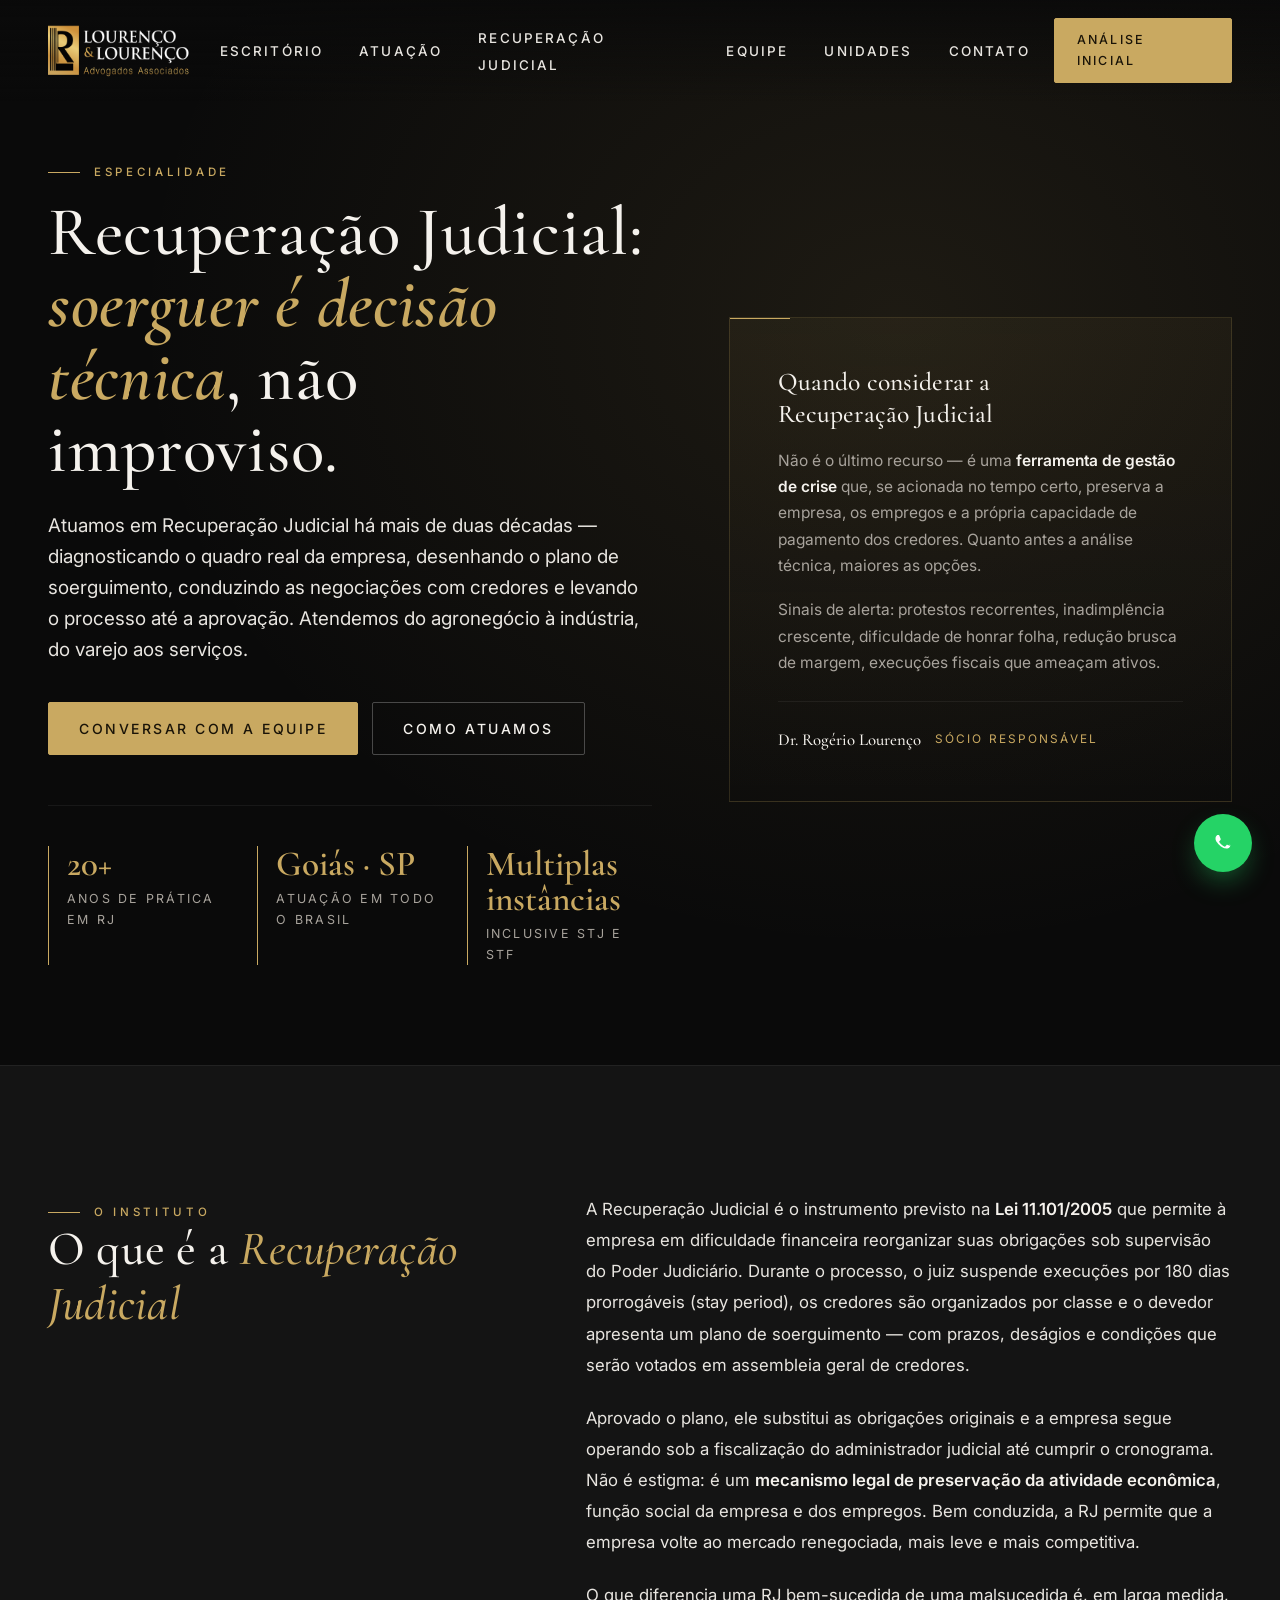
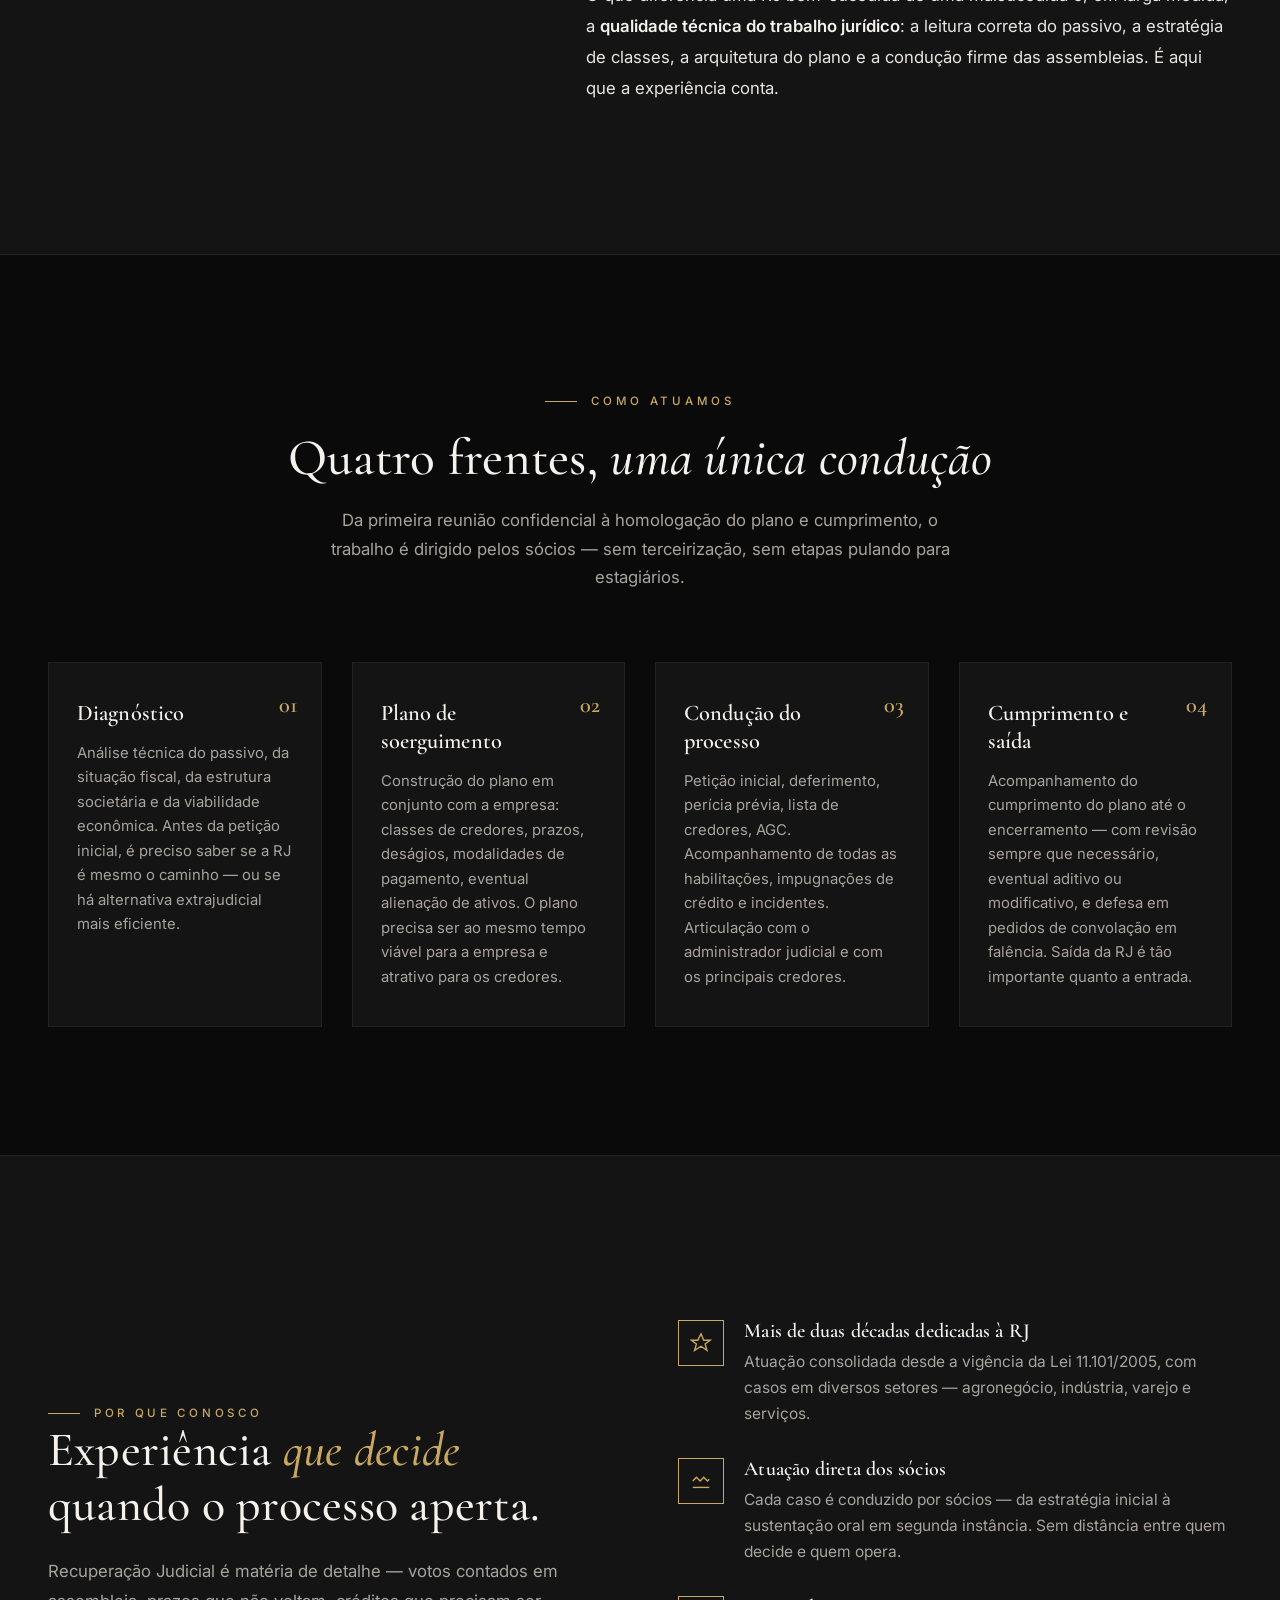
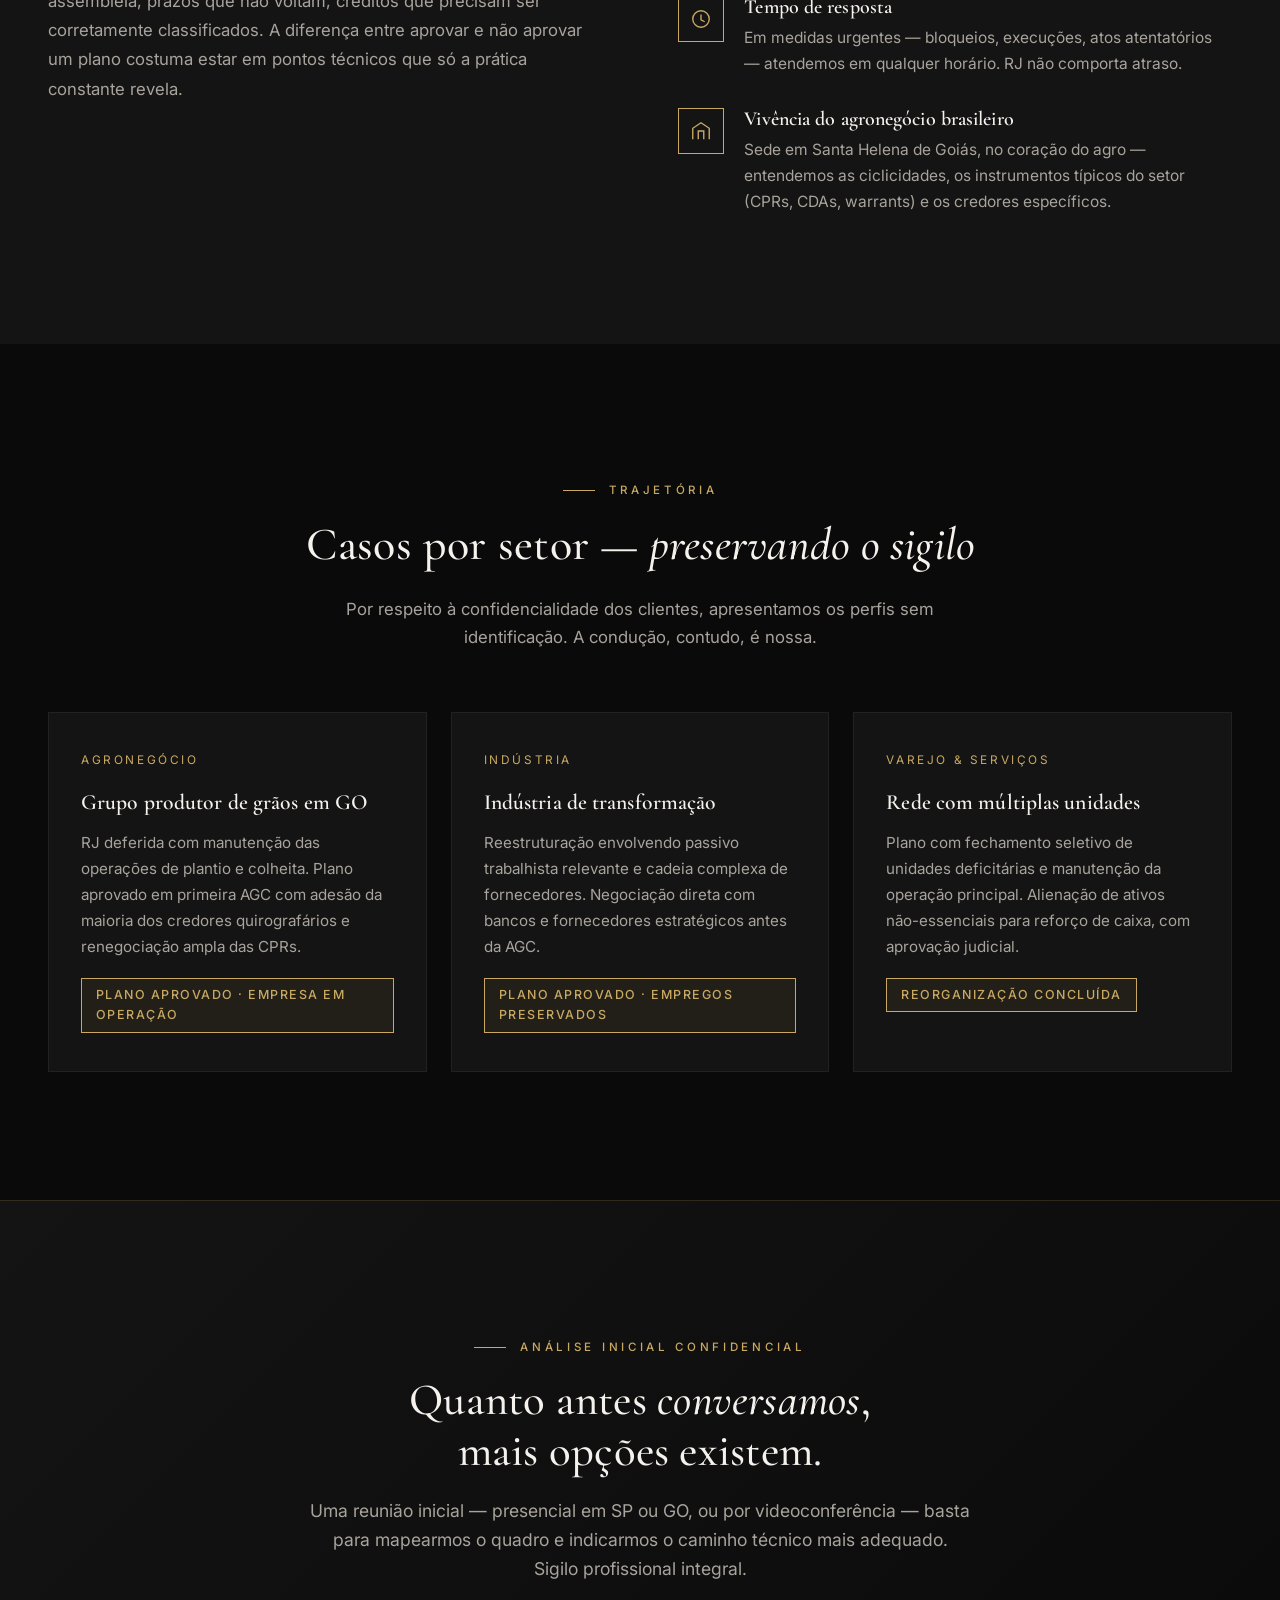
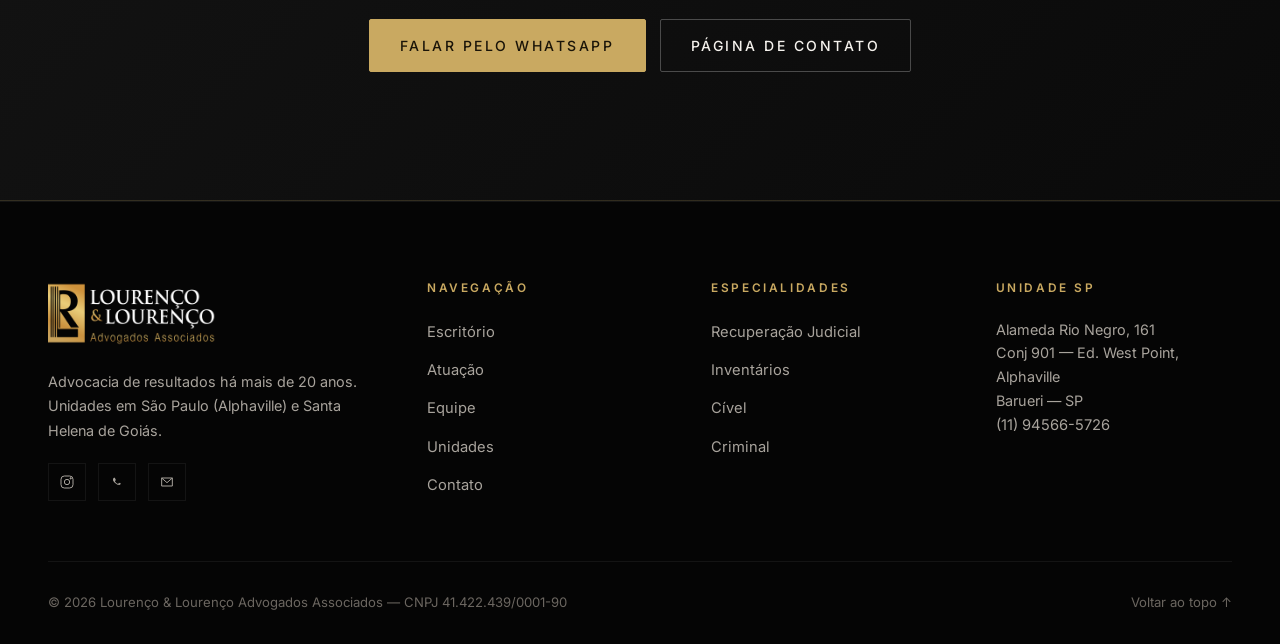
<file: recuperacaojudicial/index.html>
<!DOCTYPE html>
<html lang="pt-BR">
<head>
<!-- Google tag (gtag.js) -->
<script async src="https://www.googletagmanager.com/gtag/js?id=AW-18550960715"></script>
<script>
  window.dataLayer = window.dataLayer || [];
  function gtag(){dataLayer.push(arguments);}
  gtag('js', new Date());
  gtag('config', 'AW-18550960715');
</script>
<meta charset="UTF-8">
<meta name="viewport" content="width=device-width, initial-scale=1.0">
<meta name="theme-color" content="#0A0A0A">
<title>Recuperação Judicial | Lourenço &amp; Lourenço Advogados Associados</title>
<meta name="description" content="Atuação especializada em Recuperação Judicial e Falência. Diagnóstico, plano de soerguimento, negociação com credores e condução estratégica do processo. Mais de 20 anos de prática.">
<meta name="keywords" content="recuperação judicial, RJ, falência, soerguimento empresarial, plano de recuperação, advogado recuperação judicial, Lourenço e Lourenço">
<meta name="robots" content="index, follow">
<meta name="author" content="Lourenço &amp; Lourenço Advogados Associados">

<!-- Open Graph -->
<meta property="og:title" content="Recuperação Judicial | Lourenço &amp; Lourenço">
<meta property="og:description" content="Atuação especializada em Recuperação Judicial e Falência — diagnóstico, plano de soerguimento e condução estratégica do processo.">
<meta property="og:image" content="https://www.lourencoelourenco.adv.br/assets/fotos/escritorio-recepcao.jpg">
<meta property="og:type" content="website">
<meta property="og:locale" content="pt_BR">
<meta property="og:url" content="https://www.lourencoelourenco.adv.br/recuperacaojudicial/">
<meta property="og:site_name" content="Lourenço &amp; Lourenço Advogados Associados">

<!-- Twitter Card -->
<meta name="twitter:card" content="summary_large_image">
<meta name="twitter:title" content="Recuperação Judicial | Lourenço &amp; Lourenço">
<meta name="twitter:description" content="Atuação especializada em Recuperação Judicial e Falência.">
<meta name="twitter:image" content="https://www.lourencoelourenco.adv.br/assets/fotos/escritorio-recepcao.jpg">

<!-- Schema.org -->
<script type="application/ld+json">
{
  "@context":"https://schema.org",
  "@type":"LegalService",
  "name":"Lourenço & Lourenço Advogados Associados — Recuperação Judicial",
  "url":"https://www.lourencoelourenco.adv.br/recuperacaojudicial/",
  "telephone":"+5511992827330",
  "areaServed":["São Paulo","Goiás","Brasil"],
  "serviceType":"Recuperação Judicial e Falência",
  "provider":{
    "@type":"LegalService",
    "name":"Lourenço & Lourenço Advogados Associados",
    "url":"https://www.lourencoelourenco.adv.br"
  }
}
</script>

<link rel="canonical" href="https://www.lourencoelourenco.adv.br/recuperacaojudicial/">
<link rel="icon" type="image/png" href="../assets/logo/marca.png">
<link rel="apple-touch-icon" href="../assets/logo/marca.png">

<link rel="preconnect" href="https://fonts.googleapis.com">
<link rel="preconnect" href="https://fonts.gstatic.com" crossorigin>
<link href="https://fonts.googleapis.com/css2?family=Cormorant+Garamond:ital,wght@0,400;0,500;0,600;0,700;1,400;1,500&family=Inter:wght@300;400;500;600;700&display=swap" rel="stylesheet">

<link rel="stylesheet" href="../css/style.css">
<style>
  /* RJ-specific layout */
  .rj-hero{position:relative;min-height:78vh;display:grid;align-items:center;background:var(--c-bg);overflow:hidden;padding:clamp(80px,12vw,160px) 0 clamp(60px,8vw,100px)}
  .rj-hero::before{content:"";position:absolute;inset:0;background:radial-gradient(ellipse at 70% 30%,rgba(201,169,97,.10),transparent 60%);pointer-events:none}
  .rj-hero-grid{display:grid;grid-template-columns:1.2fr 1fr;gap:clamp(40px,6vw,80px);align-items:center;position:relative;z-index:1}
  .rj-hero h1{font-size:clamp(2.6rem,5.4vw,4.4rem);line-height:1.05;margin:14px 0 24px}
  .rj-hero h1 em{color:var(--c-gold);font-style:italic;font-weight:600}
  .rj-hero-lead{color:var(--c-text);font-size:1.18rem;line-height:1.65;max-width:60ch;margin-bottom:36px}
  .rj-hero-cta{display:flex;gap:14px;flex-wrap:wrap}
  .rj-stats{display:grid;grid-template-columns:repeat(3,1fr);gap:24px;margin-top:50px;padding-top:40px;border-top:1px solid var(--c-line-soft)}
  .rj-stats .stat{padding-left:18px;border-left:1px solid var(--c-gold)}
  .rj-stats .stat-num{font-family:var(--f-serif);font-size:2.2rem;color:var(--c-gold);font-weight:600;line-height:1}
  .rj-stats .stat-lbl{font-family:var(--f-sans);font-size:.78rem;text-transform:uppercase;letter-spacing:.18em;color:var(--c-text-soft);margin-top:8px}

  .rj-hero-card{padding:48px;border:1px solid var(--c-line);background:linear-gradient(180deg,rgba(201,169,97,.06),transparent);position:relative}
  .rj-hero-card::before{content:"";position:absolute;top:0;left:0;width:60px;height:1px;background:var(--c-gold)}
  .rj-hero-card h3{font-family:var(--f-serif);font-size:1.6rem;line-height:1.25;margin-bottom:18px;color:var(--c-cream)}
  .rj-hero-card p{color:var(--c-text-soft);font-size:.97rem;line-height:1.7;margin-bottom:18px}
  .rj-hero-card-foot{display:flex;align-items:center;gap:14px;margin-top:24px;padding-top:24px;border-top:1px solid var(--c-line-soft)}
  .rj-hero-card-foot strong{color:var(--c-cream);font-family:var(--f-serif);font-size:1.05rem;font-weight:500}
  .rj-hero-card-foot span{font-family:var(--f-sans);font-size:.74rem;letter-spacing:.18em;text-transform:uppercase;color:var(--c-gold)}

  /* What is */
  .rj-what{padding:var(--section-y) 0;background:var(--c-bg-alt);border-top:1px solid var(--c-line-soft);border-bottom:1px solid var(--c-line-soft)}
  .rj-what-grid{display:grid;grid-template-columns:1fr 1.4fr;gap:clamp(40px,6vw,80px);align-items:start}
  .rj-what h2{font-size:clamp(2rem,4vw,3rem);margin-bottom:22px}
  .rj-what h2 em{color:var(--c-gold);font-style:italic}
  .rj-what p{font-size:1.05rem;line-height:1.85;margin-bottom:22px;color:var(--c-text)}

  /* Process */
  .rj-process{padding:var(--section-y) 0;background:var(--c-bg)}
  .rj-process-header{text-align:center;max-width:760px;margin:0 auto 70px}
  .rj-process-header h2{font-size:clamp(2.2rem,4.6vw,3.2rem);margin:18px 0}
  .rj-steps{display:grid;grid-template-columns:repeat(4,1fr);gap:30px;counter-reset:step}
  .rj-step{position:relative;padding:36px 28px;background:var(--c-bg-alt);border:1px solid var(--c-line-soft);transition:all .4s var(--ease)}
  .rj-step:hover{border-color:var(--c-gold);transform:translateY(-4px)}
  .rj-step::before{counter-increment:step;content:counter(step,decimal-leading-zero);position:absolute;top:24px;right:24px;font-family:var(--f-serif);font-size:1.4rem;color:var(--c-gold);font-weight:600}
  .rj-step h4{font-family:var(--f-serif);font-size:1.4rem;line-height:1.25;margin-bottom:14px;color:var(--c-cream);max-width:80%}
  .rj-step p{font-size:.93rem;line-height:1.65;color:var(--c-text-soft)}

  /* Why us */
  .rj-why{padding:var(--section-y) 0;background:var(--c-bg-alt);border-top:1px solid var(--c-line-soft)}
  .rj-why-grid{display:grid;grid-template-columns:1fr 1fr;gap:clamp(40px,6vw,90px);align-items:center}
  .rj-why h2{font-size:clamp(2rem,4vw,3rem);margin-bottom:24px}
  .rj-why h2 em{color:var(--c-gold);font-style:italic}
  .rj-why-list{display:flex;flex-direction:column;gap:30px;margin-top:36px}
  .rj-why-item{display:grid;grid-template-columns:auto 1fr;gap:20px;align-items:start}
  .rj-why-icon{width:46px;height:46px;display:grid;place-items:center;border:1px solid var(--c-gold);color:var(--c-gold);flex:none}
  .rj-why-icon svg{width:22px;height:22px}
  .rj-why-item h4{font-family:var(--f-serif);font-size:1.25rem;margin-bottom:6px;color:var(--c-cream)}
  .rj-why-item p{font-size:.97rem;line-height:1.7;color:var(--c-text-soft)}

  /* Cases */
  .rj-cases{padding:var(--section-y) 0;background:var(--c-bg)}
  .rj-cases-header{text-align:center;max-width:680px;margin:0 auto 60px}
  .rj-cases-grid{display:grid;grid-template-columns:repeat(3,1fr);gap:24px}
  .rj-case{padding:38px 32px;border:1px solid var(--c-line-soft);background:var(--c-bg-alt)}
  .rj-case .sector{font-family:var(--f-sans);font-size:.74rem;text-transform:uppercase;letter-spacing:.22em;color:var(--c-gold);margin-bottom:18px;display:block}
  .rj-case h4{font-family:var(--f-serif);font-size:1.35rem;line-height:1.3;margin-bottom:14px;color:var(--c-cream)}
  .rj-case p{font-size:.95rem;line-height:1.7;color:var(--c-text-soft);margin-bottom:18px}
  .rj-case .outcome{display:inline-block;padding:6px 14px;background:rgba(201,169,97,.08);border:1px solid var(--c-gold);font-family:var(--f-sans);font-size:.78rem;letter-spacing:.12em;text-transform:uppercase;color:var(--c-gold);font-weight:500}

  /* CTA */
  .rj-cta-band{padding:var(--section-y) 0;background:linear-gradient(135deg,var(--c-bg-alt) 0%,var(--c-bg) 100%);border-top:1px solid var(--c-line);border-bottom:1px solid var(--c-line);text-align:center}
  .rj-cta-band h2{font-size:clamp(2rem,4vw,2.8rem);margin-bottom:18px}
  .rj-cta-band p{color:var(--c-text-soft);font-size:1.1rem;max-width:60ch;margin:0 auto 36px}
  .rj-cta-band .btns{display:flex;justify-content:center;gap:14px;flex-wrap:wrap}

  @media (max-width:980px){
    .rj-hero-grid,.rj-what-grid,.rj-why-grid{grid-template-columns:1fr}
    .rj-steps{grid-template-columns:repeat(2,1fr)}
    .rj-cases-grid{grid-template-columns:1fr}
    .rj-stats{grid-template-columns:repeat(3,1fr);gap:18px}
    .rj-hero{min-height:auto}
  }
  @media (max-width:540px){
    .rj-steps{grid-template-columns:1fr}
    .rj-stats{grid-template-columns:1fr;gap:24px}
    .rj-hero-card{padding:32px}
  }
</style>
</head>
<body>

<header class="site-header">
  <div class="container">
    <nav class="nav" aria-label="Navegação principal">
      <a href="../index.html" class="nav-logo"><img src="../assets/logo/logo-branco.png" alt="Lourenço &amp; Lourenço" fetchpriority="high"></a>
      <ul class="nav-menu">
        <li><a href="../index.html#sobre">Escritório</a></li>
        <li><a href="../index.html#atuacao">Atuação</a></li>
        <li><a href="index.html" class="active">Recuperação Judicial</a></li>
        <li><a href="../equipe.html">Equipe</a></li>
        <li><a href="../index.html#unidades">Unidades</a></li>
        <li><a href="../contato.html">Contato</a></li>
      </ul>
      <div class="nav-cta">
        <a href="https://wa.me/5511992827330?text=Olá%2C%20preciso%20de%20orientação%20sobre%20Recuperação%20Judicial." class="btn btn-primary" target="_blank" rel="noopener">Análise inicial</a>
        <button class="hamburger" aria-label="Abrir menu"><span></span><span></span><span></span></button>
      </div>
    </nav>
  </div>
</header>

<!-- HERO -->
<section class="rj-hero">
  <div class="container">
    <div class="rj-hero-grid">
      <div class="rj-hero-text">
        <span class="eyebrow">Especialidade</span>
        <h1>Recuperação Judicial:<br><em>soerguer é decisão técnica</em>, não improviso.</h1>
        <p class="rj-hero-lead">Atuamos em Recuperação Judicial há mais de duas décadas — diagnosticando o quadro real da empresa, desenhando o plano de soerguimento, conduzindo as negociações com credores e levando o processo até a aprovação. Atendemos do agronegócio à indústria, do varejo aos serviços.</p>
        <div class="rj-hero-cta">
          <a href="https://wa.me/5511992827330?text=Olá%2C%20preciso%20de%20orientação%20sobre%20Recuperação%20Judicial." class="btn btn-primary" target="_blank" rel="noopener">Conversar com a equipe</a>
          <a href="#processo" class="btn btn-ghost">Como atuamos</a>
        </div>
        <div class="rj-stats">
          <div class="stat"><div class="stat-num">20+</div><div class="stat-lbl">Anos de prática em RJ</div></div>
          <div class="stat"><div class="stat-num">Goiás · SP</div><div class="stat-lbl">Atuação em todo o Brasil</div></div>
          <div class="stat"><div class="stat-num">Multiplas instâncias</div><div class="stat-lbl">Inclusive STJ e STF</div></div>
        </div>
      </div>
      <aside class="rj-hero-card">
        <h3>Quando considerar a<br>Recuperação Judicial</h3>
        <p>Não é o último recurso — é uma <strong>ferramenta de gestão de crise</strong> que, se acionada no tempo certo, preserva a empresa, os empregos e a própria capacidade de pagamento dos credores. Quanto antes a análise técnica, maiores as opções.</p>
        <p>Sinais de alerta: protestos recorrentes, inadimplência crescente, dificuldade de honrar folha, redução brusca de margem, execuções fiscais que ameaçam ativos.</p>
        <div class="rj-hero-card-foot">
          <strong>Dr. Rogério Lourenço</strong>
          <span>Sócio responsável</span>
        </div>
      </aside>
    </div>
  </div>
</section>

<!-- O QUE É -->
<section class="rj-what">
  <div class="container">
    <div class="rj-what-grid">
      <div>
        <span class="eyebrow">O instituto</span>
        <h2>O que é a <em>Recuperação Judicial</em></h2>
      </div>
      <div>
        <p>A Recuperação Judicial é o instrumento previsto na <strong>Lei 11.101/2005</strong> que permite à empresa em dificuldade financeira reorganizar suas obrigações sob supervisão do Poder Judiciário. Durante o processo, o juiz suspende execuções por 180 dias prorrogáveis (stay period), os credores são organizados por classe e o devedor apresenta um plano de soerguimento — com prazos, deságios e condições que serão votados em assembleia geral de credores.</p>
        <p>Aprovado o plano, ele substitui as obrigações originais e a empresa segue operando sob a fiscalização do administrador judicial até cumprir o cronograma. Não é estigma: é um <strong>mecanismo legal de preservação da atividade econômica</strong>, função social da empresa e dos empregos. Bem conduzida, a RJ permite que a empresa volte ao mercado renegociada, mais leve e mais competitiva.</p>
        <p>O que diferencia uma RJ bem-sucedida de uma malsucedida é, em larga medida, a <strong>qualidade técnica do trabalho jurídico</strong>: a leitura correta do passivo, a estratégia de classes, a arquitetura do plano e a condução firme das assembleias. É aqui que a experiência conta.</p>
      </div>
    </div>
  </div>
</section>

<!-- COMO ATUAMOS -->
<section class="rj-process" id="processo">
  <div class="container">
    <div class="rj-process-header">
      <span class="eyebrow" style="margin:0 auto;justify-content:center">Como atuamos</span>
      <h2>Quatro frentes, <em>uma única condução</em></h2>
      <p class="section-lead" style="margin:0 auto">Da primeira reunião confidencial à homologação do plano e cumprimento, o trabalho é dirigido pelos sócios — sem terceirização, sem etapas pulando para estagiários.</p>
    </div>
    <div class="rj-steps">
      <article class="rj-step">
        <h4>Diagnóstico</h4>
        <p>Análise técnica do passivo, da situação fiscal, da estrutura societária e da viabilidade econômica. Antes da petição inicial, é preciso saber se a RJ é mesmo o caminho — ou se há alternativa extrajudicial mais eficiente.</p>
      </article>
      <article class="rj-step">
        <h4>Plano de soerguimento</h4>
        <p>Construção do plano em conjunto com a empresa: classes de credores, prazos, deságios, modalidades de pagamento, eventual alienação de ativos. O plano precisa ser ao mesmo tempo viável para a empresa e atrativo para os credores.</p>
      </article>
      <article class="rj-step">
        <h4>Condução do processo</h4>
        <p>Petição inicial, deferimento, perícia prévia, lista de credores, AGC. Acompanhamento de todas as habilitações, impugnações de crédito e incidentes. Articulação com o administrador judicial e com os principais credores.</p>
      </article>
      <article class="rj-step">
        <h4>Cumprimento e saída</h4>
        <p>Acompanhamento do cumprimento do plano até o encerramento — com revisão sempre que necessário, eventual aditivo ou modificativo, e defesa em pedidos de convolação em falência. Saída da RJ é tão importante quanto a entrada.</p>
      </article>
    </div>
  </div>
</section>

<!-- POR QUE -->
<section class="rj-why">
  <div class="container">
    <div class="rj-why-grid">
      <div>
        <span class="eyebrow">Por que conosco</span>
        <h2>Experiência <em>que decide</em><br>quando o processo aperta.</h2>
        <p style="color:var(--c-text-soft);font-size:1.05rem;line-height:1.75;margin-top:18px">Recuperação Judicial é matéria de detalhe — votos contados em assembleia, prazos que não voltam, créditos que precisam ser corretamente classificados. A diferença entre aprovar e não aprovar um plano costuma estar em pontos técnicos que só a prática constante revela.</p>
      </div>
      <div class="rj-why-list">
        <div class="rj-why-item">
          <span class="rj-why-icon" aria-hidden="true">
            <svg viewBox="0 0 24 24" fill="none" stroke="currentColor" stroke-width="1.5"><path d="M12 2l3 7h7l-5.5 4 2 7-6.5-4.5L5 20l2-7L1.5 9h7L12 2z"/></svg>
          </span>
          <div>
            <h4>Mais de duas décadas dedicadas à RJ</h4>
            <p>Atuação consolidada desde a vigência da Lei 11.101/2005, com casos em diversos setores — agronegócio, indústria, varejo e serviços.</p>
          </div>
        </div>
        <div class="rj-why-item">
          <span class="rj-why-icon" aria-hidden="true">
            <svg viewBox="0 0 24 24" fill="none" stroke="currentColor" stroke-width="1.5"><path d="M3 12l4-4 4 4 4-4 4 4 2-2"/><path d="M3 19h18"/></svg>
          </span>
          <div>
            <h4>Atuação direta dos sócios</h4>
            <p>Cada caso é conduzido por sócios — da estratégia inicial à sustentação oral em segunda instância. Sem distância entre quem decide e quem opera.</p>
          </div>
        </div>
        <div class="rj-why-item">
          <span class="rj-why-icon" aria-hidden="true">
            <svg viewBox="0 0 24 24" fill="none" stroke="currentColor" stroke-width="1.5"><circle cx="12" cy="12" r="9"/><path d="M12 7v6l4 2"/></svg>
          </span>
          <div>
            <h4>Tempo de resposta</h4>
            <p>Em medidas urgentes — bloqueios, execuções, atos atentatórios — atendemos em qualquer horário. RJ não comporta atraso.</p>
          </div>
        </div>
        <div class="rj-why-item">
          <span class="rj-why-icon" aria-hidden="true">
            <svg viewBox="0 0 24 24" fill="none" stroke="currentColor" stroke-width="1.5"><path d="M3 21V9l9-6 9 6v12"/><path d="M9 21V12h6v9"/></svg>
          </span>
          <div>
            <h4>Vivência do agronegócio brasileiro</h4>
            <p>Sede em Santa Helena de Goiás, no coração do agro — entendemos as ciclicidades, os instrumentos típicos do setor (CPRs, CDAs, warrants) e os credores específicos.</p>
          </div>
        </div>
      </div>
    </div>
  </div>
</section>

<!-- CASES (anônimos) -->
<section class="rj-cases">
  <div class="container">
    <div class="rj-cases-header">
      <span class="eyebrow" style="margin:0 auto;justify-content:center">Trajetória</span>
      <h2 class="section-title">Casos por setor &mdash; <em>preservando o sigilo</em></h2>
      <p class="section-lead" style="margin:0 auto">Por respeito à confidencialidade dos clientes, apresentamos os perfis sem identificação. A condução, contudo, é nossa.</p>
    </div>
    <div class="rj-cases-grid">
      <article class="rj-case">
        <span class="sector">Agronegócio</span>
        <h4>Grupo produtor de grãos em GO</h4>
        <p>RJ deferida com manutenção das operações de plantio e colheita. Plano aprovado em primeira AGC com adesão da maioria dos credores quirografários e renegociação ampla das CPRs.</p>
        <span class="outcome">Plano aprovado · Empresa em operação</span>
      </article>
      <article class="rj-case">
        <span class="sector">Indústria</span>
        <h4>Indústria de transformação</h4>
        <p>Reestruturação envolvendo passivo trabalhista relevante e cadeia complexa de fornecedores. Negociação direta com bancos e fornecedores estratégicos antes da AGC.</p>
        <span class="outcome">Plano aprovado · Empregos preservados</span>
      </article>
      <article class="rj-case">
        <span class="sector">Varejo &amp; Serviços</span>
        <h4>Rede com múltiplas unidades</h4>
        <p>Plano com fechamento seletivo de unidades deficitárias e manutenção da operação principal. Alienação de ativos não-essenciais para reforço de caixa, com aprovação judicial.</p>
        <span class="outcome">Reorganização concluída</span>
      </article>
    </div>
  </div>
</section>

<!-- CTA FINAL -->
<section class="rj-cta-band">
  <div class="container">
    <span class="eyebrow" style="margin:0 auto;justify-content:center">Análise inicial confidencial</span>
    <h2 style="margin-top:18px">Quanto antes <em>conversamos</em>,<br>mais opções existem.</h2>
    <p>Uma reunião inicial — presencial em SP ou GO, ou por videoconferência — basta para mapearmos o quadro e indicarmos o caminho técnico mais adequado. Sigilo profissional integral.</p>
    <div class="btns">
      <a href="https://wa.me/5511992827330?text=Olá%2C%20preciso%20de%20orientação%20sobre%20Recuperação%20Judicial." class="btn btn-primary" target="_blank" rel="noopener">Falar pelo WhatsApp</a>
      <a href="../contato.html" class="btn btn-ghost">Página de contato</a>
    </div>
  </div>
</section>

<footer class="site-footer">
  <div class="container">
    <div class="footer-grid">
      <div class="footer-brand">
        <img src="../assets/logo/logo-branco.png" alt="Lourenço & Lourenço" loading="lazy" decoding="async">
        <p>Advocacia de resultados há mais de 20 anos. Unidades em São Paulo (Alphaville) e Santa Helena de Goiás.</p>
        <div class="footer-social">
          <a href="https://www.instagram.com/lourencoelourenco/" target="_blank" rel="noopener" aria-label="Instagram do escritório"><svg viewBox="0 0 24 24" fill="none" stroke="currentColor" stroke-width="1.5"><rect x="3" y="3" width="18" height="18" rx="5"/><circle cx="12" cy="12" r="4"/><circle cx="17.5" cy="6.5" r="1" fill="currentColor"/></svg></a>
          <a href="https://wa.me/5511992827330" target="_blank" rel="noopener" aria-label="WhatsApp"><svg viewBox="0 0 24 24" fill="currentColor"><path d="M17.5 14.4c-.3-.2-1.7-.9-2-1-.3-.1-.5-.2-.7.2s-.8 1-1 1.2c-.2.2-.3.2-.7 0-.3-.2-1.3-.5-2.4-1.6-.9-.8-1.5-1.8-1.7-2.1-.2-.3 0-.5.2-.7.2-.2.4-.4.6-.7.2-.2.2-.4.3-.6.1-.2.1-.5 0-.6-.1-.2-.7-1.7-1-2.3-.3-.6-.5-.5-.7-.5h-.6c-.2 0-.5.1-.8.4-.3.3-1 1-1 2.4 0 1.4 1 2.7 1.2 2.9.2.2 2 3.1 4.9 4.3.7.3 1.2.5 1.7.6.7.2 1.3.2 1.8.1.5-.1 1.7-.7 2-1.4.2-.7.2-1.3.2-1.4-.1-.1-.3-.2-.6-.4z"/></svg></a>
          <a href="mailto:contato@lourencoelourenco.adv.br" aria-label="E-mail"><svg viewBox="0 0 24 24" fill="none" stroke="currentColor" stroke-width="1.5"><path d="M4 6h16v12H4z"/><path d="M4 6l8 7 8-7"/></svg></a>
        </div>
      </div>
      <div class="footer-col"><h4>Navegação</h4><ul><li><a href="../index.html#sobre">Escritório</a></li><li><a href="../index.html#atuacao">Atuação</a></li><li><a href="../equipe.html">Equipe</a></li><li><a href="../index.html#unidades">Unidades</a></li><li><a href="../contato.html">Contato</a></li></ul></div>
      <div class="footer-col"><h4>Especialidades</h4><ul><li><a href="index.html">Recuperação Judicial</a></li><li><a href="../areas-inventarios.html">Inventários</a></li><li><a href="../areas-civel.html">Cível</a></li><li><a href="../areas-criminal.html">Criminal</a></li></ul></div>
      <div class="footer-col"><h4>Unidade SP</h4><address>Alameda Rio Negro, 161<br>Conj 901 — Ed. West Point, Alphaville<br>Barueri — SP<br><a href="tel:+5511945665726">(11) 94566-5726</a></address></div>
    </div>
    <div class="footer-bottom">
      <span>© 2026 Lourenço &amp; Lourenço Advogados Associados — CNPJ 41.422.439/0001-90</span>
      <span><a href="#topo">Voltar ao topo ↑</a></span>
    </div>
  </div>
</footer>

<a href="https://wa.me/5511992827330?text=Olá%2C%20preciso%20de%20orientação%20sobre%20Recuperação%20Judicial." class="wa-float" target="_blank" rel="noopener" aria-label="WhatsApp"><svg viewBox="0 0 24 24" fill="currentColor"><path d="M17.5 14.4c-.3-.2-1.7-.9-2-1-.3-.1-.5-.2-.7.2s-.8 1-1 1.2c-.2.2-.3.2-.7 0-.3-.2-1.3-.5-2.4-1.6-.9-.8-1.5-1.8-1.7-2.1-.2-.3 0-.5.2-.7.2-.2.4-.4.6-.7.2-.2.2-.4.3-.6.1-.2.1-.5 0-.6-.1-.2-.7-1.7-1-2.3-.3-.6-.5-.5-.7-.5h-.6c-.2 0-.5.1-.8.4-.3.3-1 1-1 2.4 0 1.4 1 2.7 1.2 2.9.2.2 2 3.1 4.9 4.3.7.3 1.2.5 1.7.6.7.2 1.3.2 1.8.1.5-.1 1.7-.7 2-1.4.2-.7.2-1.3.2-1.4-.1-.1-.3-.2-.6-.4z"/></svg></a>

<script src="../js/main.js"></script>
</body>
</html>
</file>
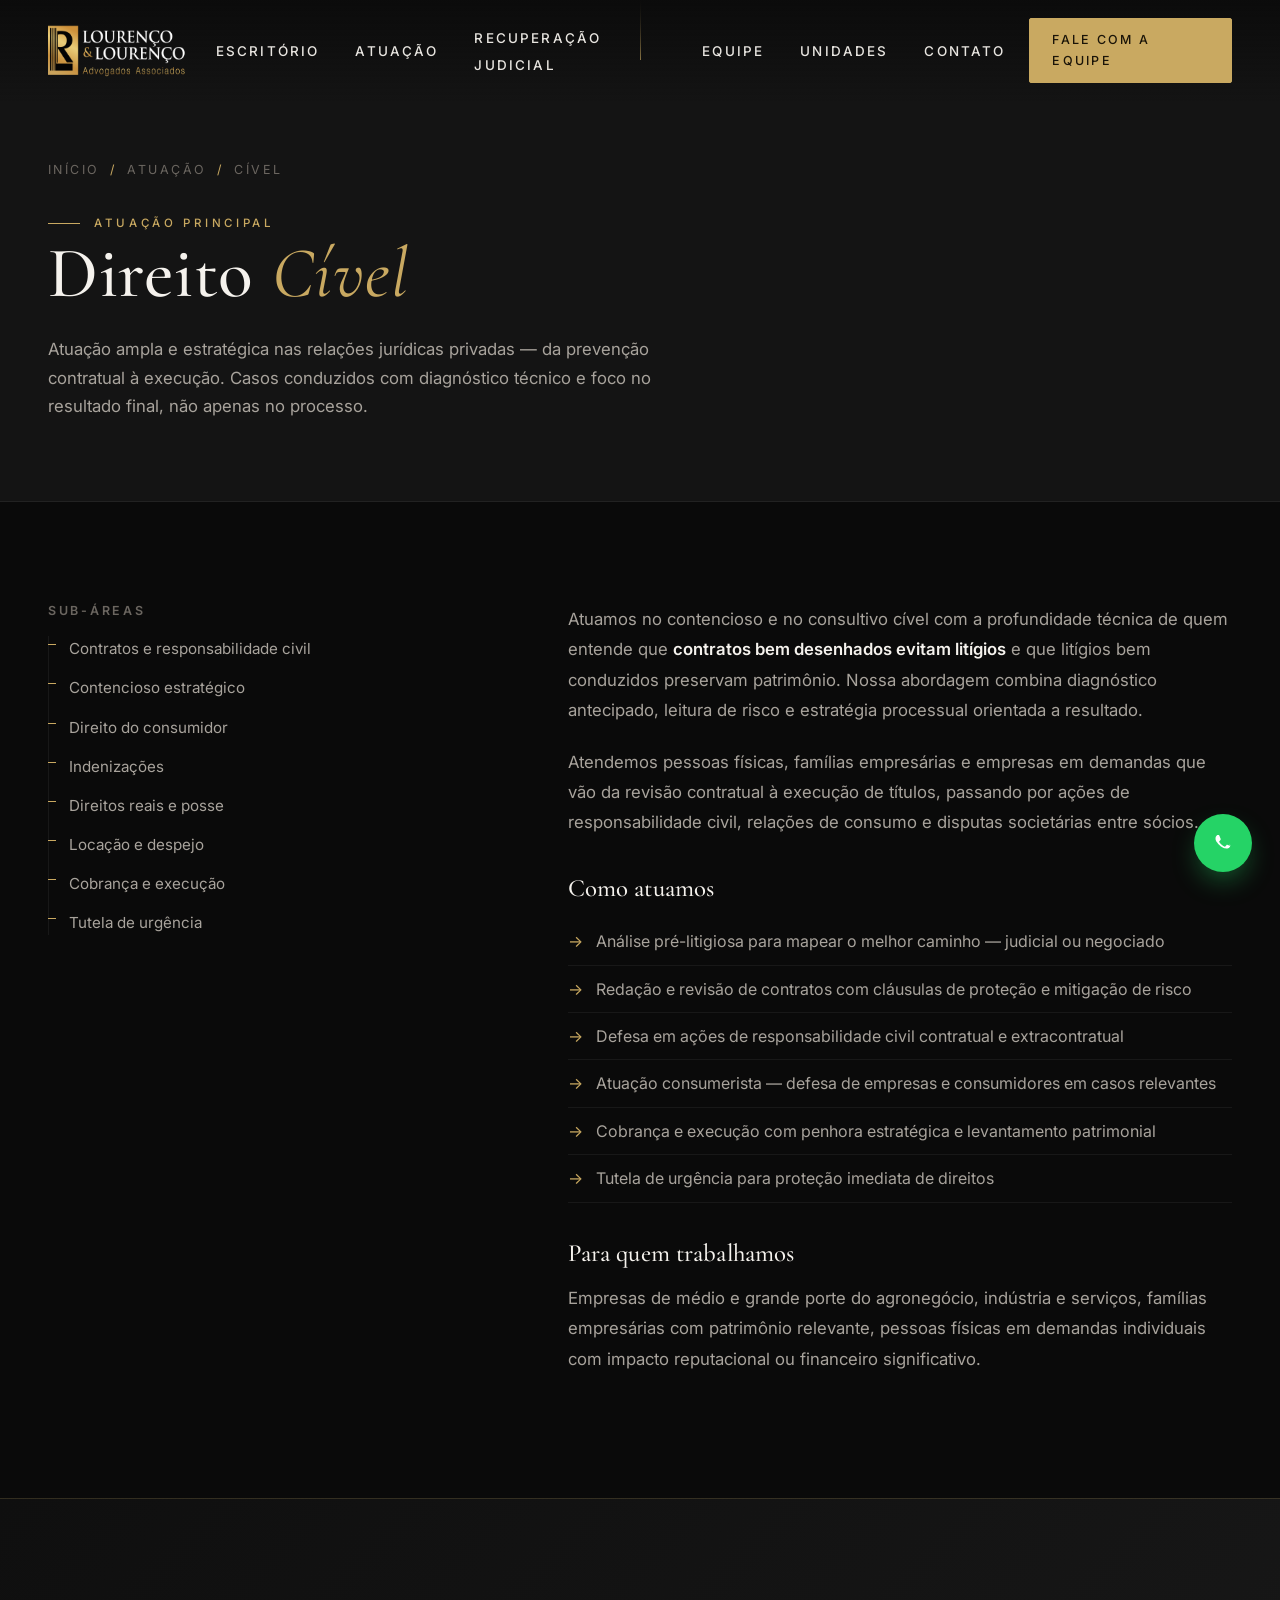
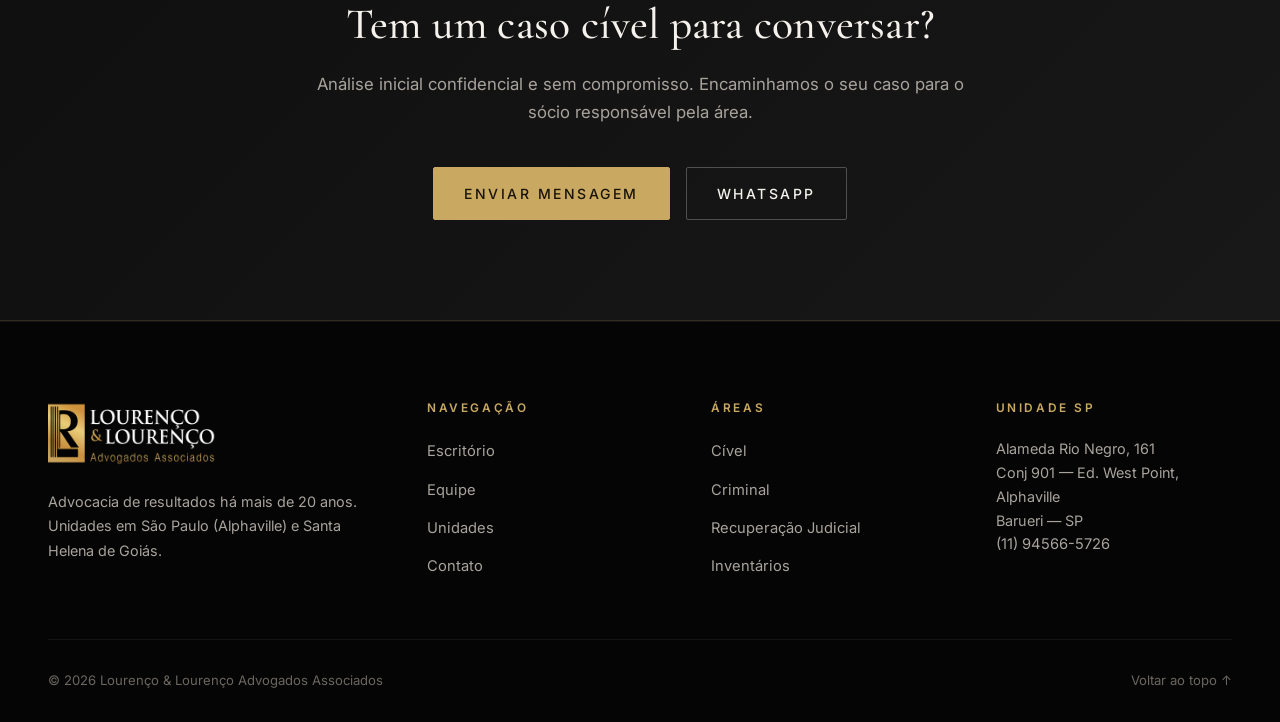
<file: areas-civel.html>
<!DOCTYPE html>
<html lang="pt-BR">
<head>
<!-- Google tag (gtag.js) -->
<script async src="https://www.googletagmanager.com/gtag/js?id=AW-18550960715"></script>
<script>
  window.dataLayer = window.dataLayer || [];
  function gtag(){dataLayer.push(arguments);}
  gtag('js', new Date());
  gtag('config', 'AW-18550960715');
</script>
<meta charset="UTF-8">
<meta name="viewport" content="width=device-width, initial-scale=1.0">
<meta name="theme-color" content="#0A0A0A">
<title>Direito Cível | Lourenço &amp; Lourenço Advogados Associados</title>
<meta name="description" content="Atuação em Direito Cível — contratos, responsabilidade civil, contencioso estratégico, indenizações e relações de consumo.">
<meta name="twitter:card" content="summary_large_image">
<meta name="twitter:title" content="Direito Cível | Lourenço & Lourenço">
<meta name="twitter:description" content="Atuação em Direito Cível — contratos, responsabilidade civil, contencioso estratégico, indenizações e relações de consumo.">
<meta name="twitter:image" content="https://www.lourencoelourenco.adv.br/assets/fotos/escritorio-recepcao.jpg">
<meta property="og:title" content="Direito Cível | Lourenço & Lourenço">
<meta property="og:description" content="Atuação em Direito Cível — contratos, responsabilidade civil, contencioso estratégico, indenizações e relações de consumo.">
<meta property="og:image" content="https://www.lourencoelourenco.adv.br/assets/fotos/escritorio-recepcao.jpg">
<meta property="og:type" content="website">
<meta property="og:locale" content="pt_BR">
<meta property="og:url" content="https://www.lourencoelourenco.adv.br/areas-civel.html">
<meta property="og:site_name" content="Lourenço & Lourenço Advogados Associados">
<link rel="icon" type="image/png" href="assets/logo/marca.png">
<link rel="apple-touch-icon" href="assets/logo/marca.png">
<link rel="canonical" href="https://www.lourencoelourenco.adv.br/areas-civel.html">
<link rel="preconnect" href="https://fonts.googleapis.com">
<link rel="preconnect" href="https://fonts.gstatic.com" crossorigin>
<link href="https://fonts.googleapis.com/css2?family=Cormorant+Garamond:ital,wght@0,400;0,500;0,600;1,400;1,500&family=Inter:wght@300;400;500;600;700&display=swap" rel="stylesheet">
<link rel="stylesheet" href="css/style.css">
<style>
  .area-content{padding:clamp(60px,8vw,120px) 0;background:var(--c-bg)}
  .area-grid{display:grid;grid-template-columns:1fr 1.5fr;gap:clamp(40px,6vw,80px);align-items:start}
  .area-side{position:sticky;top:120px}
  .area-side h3{font-family:var(--f-sans);font-size:.78rem;text-transform:uppercase;letter-spacing:.22em;color:var(--c-text-mute);margin-bottom:18px;font-weight:600}
  .area-side ul{display:flex;flex-direction:column;gap:14px;padding-left:0;border-left:1px solid var(--c-line-soft)}
  .area-side li{padding-left:20px;color:var(--c-text-soft);font-size:.95rem;position:relative}
  .area-side li::before{content:"";position:absolute;left:-1px;top:8px;width:8px;height:1px;background:var(--c-gold)}
  .area-body p{margin-bottom:22px;font-size:1.05rem;line-height:1.8}
  .area-body h3{margin:36px 0 16px;font-family:var(--f-serif);font-size:1.55rem}
  .area-body ul{margin:14px 0 28px 0;padding-left:0}
  .area-body ul li{position:relative;padding:10px 0 10px 28px;border-bottom:1px solid var(--c-line-soft);color:var(--c-text-soft)}
  .area-body ul li::before{content:"→";position:absolute;left:0;top:10px;color:var(--c-gold)}
  @media (max-width:980px){.area-grid{grid-template-columns:1fr}.area-side{position:static}}
</style>
</head>
<body>

<header class="site-header">
  <div class="container">
    <nav class="nav">
      <a href="index.html" class="nav-logo"><img src="assets/logo/logo-branco.png" alt="Lourenço & Lourenço" fetchpriority="high"></a>
      <ul class="nav-menu">
        <li><a href="index.html#sobre">Escritório</a></li>
        <li><a href="index.html#atuacao">Atuação</a></li>
        <li><a href="recuperacaojudicial/">Recuperação Judicial</a></li>
        <li><a href="equipe.html">Equipe</a></li>
        <li><a href="index.html#unidades">Unidades</a></li>
        <li><a href="contato.html">Contato</a></li>
      </ul>
      <div class="nav-cta">
        <a href="https://wa.me/5511992827330" class="btn btn-primary" target="_blank" rel="noopener">Fale com a equipe</a>
        <button class="hamburger" aria-label="Abrir menu"><span></span><span></span><span></span></button>
      </div>
    </nav>
  </div>
</header>

<section class="page-hero">
  <div class="container">
    <div class="page-hero-inner">
      <div class="breadcrumb"><a href="index.html">Início</a><span class="sep">/</span><a href="index.html#atuacao">Atuação</a><span class="sep">/</span><span>Cível</span></div>
      <span class="eyebrow">Atuação principal</span>
      <h1>Direito <em>Cível</em></h1>
      <p class="section-lead">Atuação ampla e estratégica nas relações jurídicas privadas — da prevenção contratual à execução. Casos conduzidos com diagnóstico técnico e foco no resultado final, não apenas no processo.</p>
    </div>
  </div>
</section>

<section class="area-content">
  <div class="container">
    <div class="area-grid">
      <aside class="area-side">
        <h3>Sub-áreas</h3>
        <ul>
          <li>Contratos e responsabilidade civil</li>
          <li>Contencioso estratégico</li>
          <li>Direito do consumidor</li>
          <li>Indenizações</li>
          <li>Direitos reais e posse</li>
          <li>Locação e despejo</li>
          <li>Cobrança e execução</li>
          <li>Tutela de urgência</li>
        </ul>
      </aside>
      <div class="area-body">
        <p>Atuamos no contencioso e no consultivo cível com a profundidade técnica de quem entende que <strong>contratos bem desenhados evitam litígios</strong> e que litígios bem conduzidos preservam patrimônio. Nossa abordagem combina diagnóstico antecipado, leitura de risco e estratégia processual orientada a resultado.</p>

        <p>Atendemos pessoas físicas, famílias empresárias e empresas em demandas que vão da revisão contratual à execução de títulos, passando por ações de responsabilidade civil, relações de consumo e disputas societárias entre sócios.</p>

        <h3>Como atuamos</h3>
        <ul>
          <li>Análise pré-litigiosa para mapear o melhor caminho — judicial ou negociado</li>
          <li>Redação e revisão de contratos com cláusulas de proteção e mitigação de risco</li>
          <li>Defesa em ações de responsabilidade civil contratual e extracontratual</li>
          <li>Atuação consumerista — defesa de empresas e consumidores em casos relevantes</li>
          <li>Cobrança e execução com penhora estratégica e levantamento patrimonial</li>
          <li>Tutela de urgência para proteção imediata de direitos</li>
        </ul>

        <h3>Para quem trabalhamos</h3>
        <p>Empresas de médio e grande porte do agronegócio, indústria e serviços, famílias empresárias com patrimônio relevante, pessoas físicas em demandas individuais com impacto reputacional ou financeiro significativo.</p>
      </div>
    </div>
  </div>
</section>

<section class="cta-band">
  <div class="container">
    <div class="cta-band-inner">
      <h2>Tem um caso cível para conversar?</h2>
      <p>Análise inicial confidencial e sem compromisso. Encaminhamos o seu caso para o sócio responsável pela área.</p>
      <div class="cta-band-actions">
        <a href="contato.html" class="btn btn-primary">Enviar mensagem</a>
        <a href="https://wa.me/5511992827330" class="btn btn-ghost" target="_blank" rel="noopener">WhatsApp</a>
      </div>
    </div>
  </div>
</section>

<footer class="site-footer">
  <div class="container">
    <div class="footer-grid">
      <div class="footer-brand">
        <img src="assets/logo/logo-branco.png" alt="Lourenço & Lourenço" loading="lazy" decoding="async">
        <p>Advocacia de resultados há mais de 20 anos. Unidades em São Paulo (Alphaville) e Santa Helena de Goiás.</p>
      </div>
      <div class="footer-col"><h4>Navegação</h4><ul><li><a href="index.html#sobre">Escritório</a></li><li><a href="equipe.html">Equipe</a></li><li><a href="index.html#unidades">Unidades</a></li><li><a href="contato.html">Contato</a></li></ul></div>
      <div class="footer-col"><h4>Áreas</h4><ul><li><a href="areas-civel.html">Cível</a></li><li><a href="areas-criminal.html">Criminal</a></li><li><a href="recuperacaojudicial/">Recuperação Judicial</a></li><li><a href="areas-inventarios.html">Inventários</a></li></ul></div>
      <div class="footer-col"><h4>Unidade SP</h4><address>Alameda Rio Negro, 161<br>Conj 901 — Ed. West Point, Alphaville<br>Barueri — SP<br><a href="tel:+5511945665726">(11) 94566-5726</a></address></div>
    </div>
    <div class="footer-bottom"><span>© 2026 Lourenço &amp; Lourenço Advogados Associados</span><span><a href="#topo">Voltar ao topo ↑</a></span></div>
  </div>
</footer>

<a href="https://wa.me/5511992827330" class="wa-float" target="_blank" rel="noopener" aria-label="WhatsApp"><svg viewBox="0 0 24 24" fill="currentColor"><path d="M17.5 14.4c-.3-.2-1.7-.9-2-1-.3-.1-.5-.2-.7.2s-.8 1-1 1.2c-.2.2-.3.2-.7 0-.3-.2-1.3-.5-2.4-1.6-.9-.8-1.5-1.8-1.7-2.1-.2-.3 0-.5.2-.7.2-.2.4-.4.6-.7.2-.2.2-.4.3-.6.1-.2.1-.5 0-.6-.1-.2-.7-1.7-1-2.3-.3-.6-.5-.5-.7-.5h-.6c-.2 0-.5.1-.8.4-.3.3-1 1-1 2.4 0 1.4 1 2.7 1.2 2.9.2.2 2 3.1 4.9 4.3.7.3 1.2.5 1.7.6.7.2 1.3.2 1.8.1.5-.1 1.7-.7 2-1.4.2-.7.2-1.3.2-1.4-.1-.1-.3-.2-.6-.4z"/></svg></a>

<script src="js/main.js"></script>
</body>
</html>
</file>
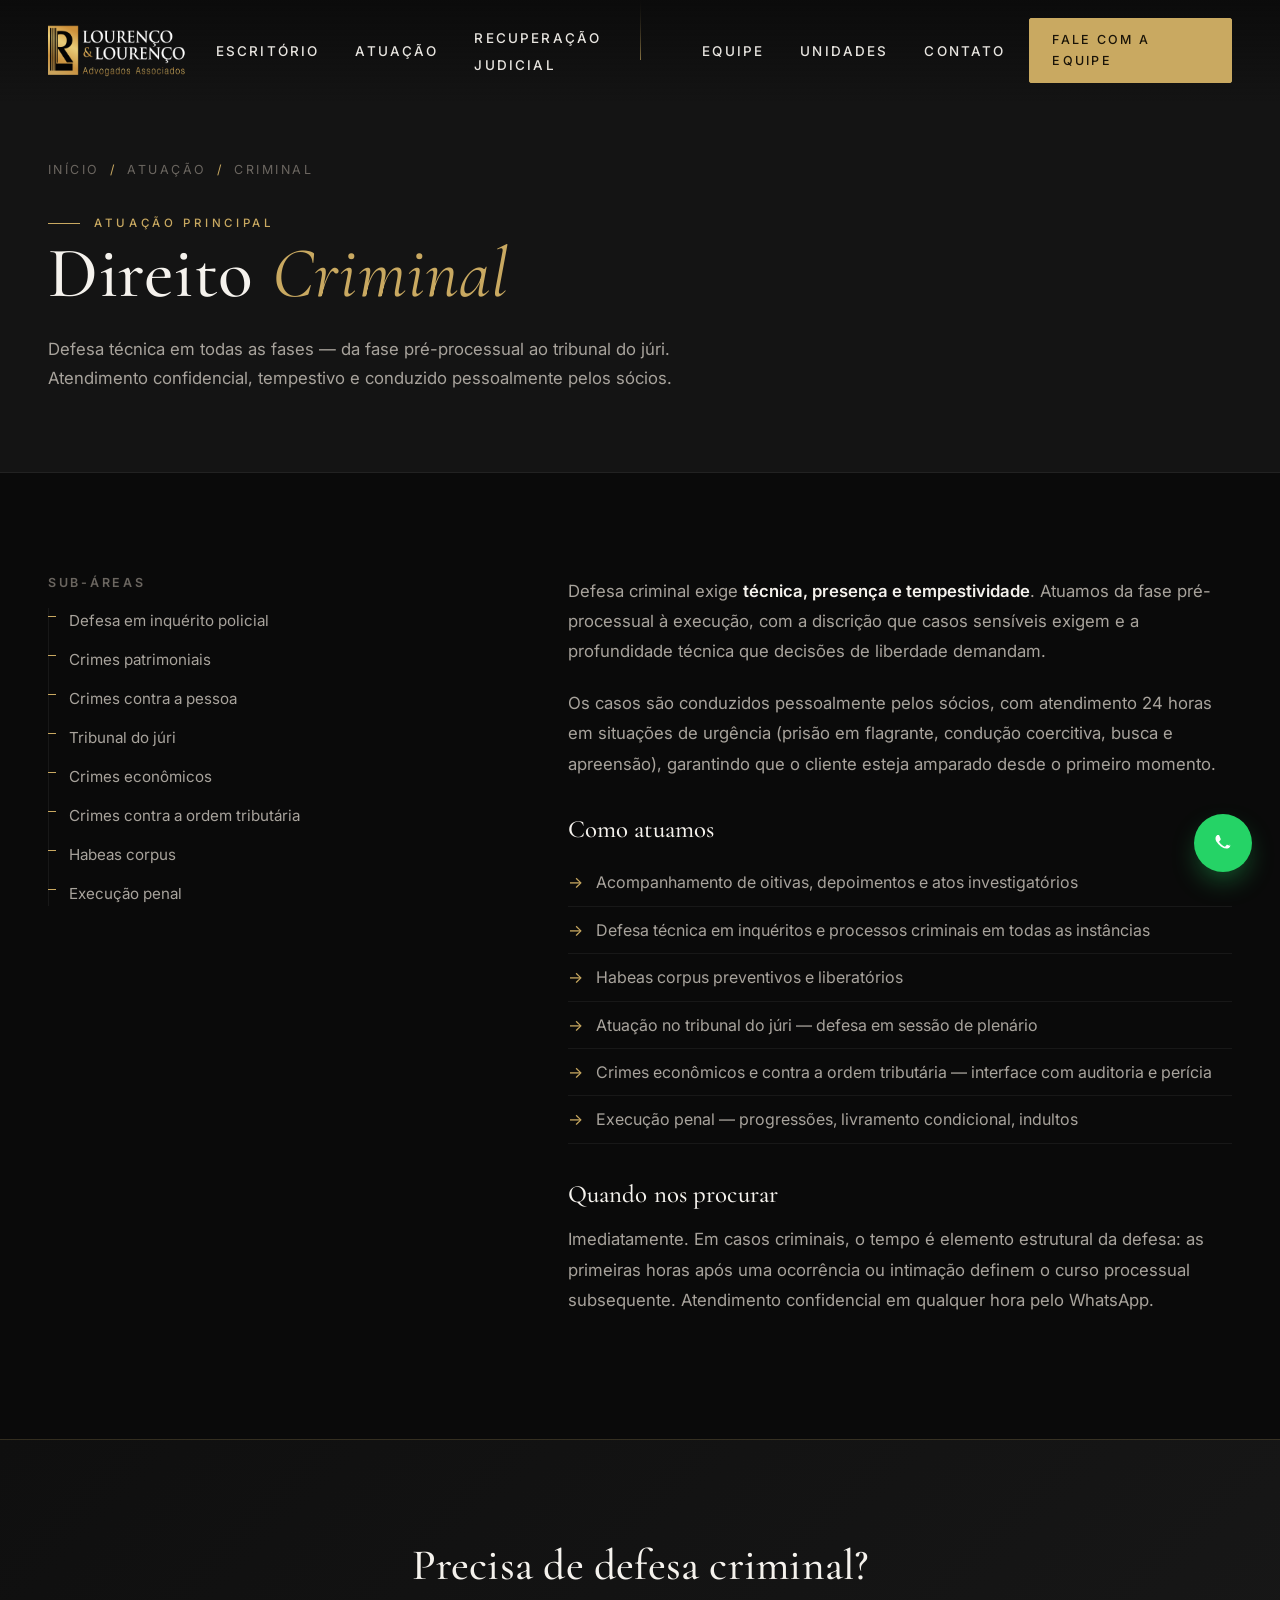
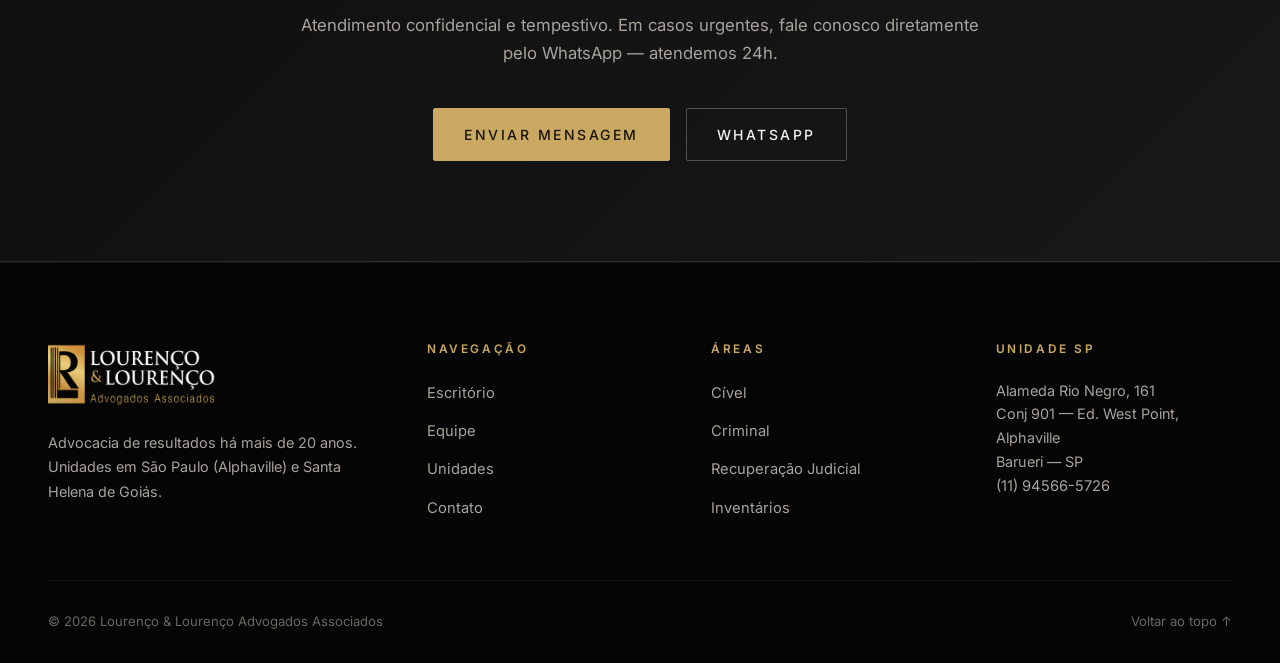
<file: areas-criminal.html>
<!DOCTYPE html>
<html lang="pt-BR">
<head>
<!-- Google tag (gtag.js) -->
<script async src="https://www.googletagmanager.com/gtag/js?id=AW-18550960715"></script>
<script>
  window.dataLayer = window.dataLayer || [];
  function gtag(){dataLayer.push(arguments);}
  gtag('js', new Date());
  gtag('config', 'AW-18550960715');
</script>
<meta charset="UTF-8">
<meta name="viewport" content="width=device-width, initial-scale=1.0">
<meta name="theme-color" content="#0A0A0A">
<title>Direito Criminal | Lourenço &amp; Lourenço Advogados Associados</title>
<meta name="description" content="Defesa criminal em todas as fases — inquérito, instrução e tribunal do júri. Crimes contra a pessoa, patrimoniais, econômicos e contra a ordem tributária.">
<meta name="twitter:card" content="summary_large_image">
<meta name="twitter:title" content="Direito Criminal | Lourenço & Lourenço">
<meta name="twitter:description" content="Defesa criminal estratégica — atuação em primeira instância, tribunais superiores, medidas de urgência e crimes empresariais.">
<meta name="twitter:image" content="https://www.lourencoelourenco.adv.br/assets/fotos/escritorio-recepcao.jpg">
<meta property="og:title" content="Direito Criminal | Lourenço & Lourenço">
<meta property="og:description" content="Defesa criminal estratégica — atuação em primeira instância, tribunais superiores, medidas de urgência e crimes empresariais.">
<meta property="og:image" content="https://www.lourencoelourenco.adv.br/assets/fotos/escritorio-recepcao.jpg">
<meta property="og:type" content="website">
<meta property="og:locale" content="pt_BR">
<meta property="og:url" content="https://www.lourencoelourenco.adv.br/areas-criminal.html">
<meta property="og:site_name" content="Lourenço & Lourenço Advogados Associados">
<link rel="icon" type="image/png" href="assets/logo/marca.png">
<link rel="apple-touch-icon" href="assets/logo/marca.png">
<link rel="canonical" href="https://www.lourencoelourenco.adv.br/areas-criminal.html">
<link rel="preconnect" href="https://fonts.googleapis.com">
<link rel="preconnect" href="https://fonts.gstatic.com" crossorigin>
<link href="https://fonts.googleapis.com/css2?family=Cormorant+Garamond:ital,wght@0,400;0,500;0,600;1,400;1,500&family=Inter:wght@300;400;500;600;700&display=swap" rel="stylesheet">
<link rel="stylesheet" href="css/style.css">
<style>
  .area-content{padding:clamp(60px,8vw,120px) 0;background:var(--c-bg)}
  .area-grid{display:grid;grid-template-columns:1fr 1.5fr;gap:clamp(40px,6vw,80px);align-items:start}
  .area-side{position:sticky;top:120px}
  .area-side h3{font-family:var(--f-sans);font-size:.78rem;text-transform:uppercase;letter-spacing:.22em;color:var(--c-text-mute);margin-bottom:18px;font-weight:600}
  .area-side ul{display:flex;flex-direction:column;gap:14px;padding-left:0;border-left:1px solid var(--c-line-soft)}
  .area-side li{padding-left:20px;color:var(--c-text-soft);font-size:.95rem;position:relative}
  .area-side li::before{content:"";position:absolute;left:-1px;top:8px;width:8px;height:1px;background:var(--c-gold)}
  .area-body p{margin-bottom:22px;font-size:1.05rem;line-height:1.8}
  .area-body h3{margin:36px 0 16px;font-family:var(--f-serif);font-size:1.55rem}
  .area-body ul{margin:14px 0 28px 0;padding-left:0}
  .area-body ul li{position:relative;padding:10px 0 10px 28px;border-bottom:1px solid var(--c-line-soft);color:var(--c-text-soft)}
  .area-body ul li::before{content:"→";position:absolute;left:0;top:10px;color:var(--c-gold)}
  @media (max-width:980px){.area-grid{grid-template-columns:1fr}.area-side{position:static}}
</style>
</head>
<body>

<header class="site-header">
  <div class="container">
    <nav class="nav">
      <a href="index.html" class="nav-logo"><img src="assets/logo/logo-branco.png" alt="Lourenço & Lourenço" fetchpriority="high"></a>
      <ul class="nav-menu">
        <li><a href="index.html#sobre">Escritório</a></li>
        <li><a href="index.html#atuacao">Atuação</a></li>
        <li><a href="recuperacaojudicial/">Recuperação Judicial</a></li>
        <li><a href="equipe.html">Equipe</a></li>
        <li><a href="index.html#unidades">Unidades</a></li>
        <li><a href="contato.html">Contato</a></li>
      </ul>
      <div class="nav-cta">
        <a href="https://wa.me/5511992827330" class="btn btn-primary" target="_blank" rel="noopener">Fale com a equipe</a>
        <button class="hamburger" aria-label="Abrir menu"><span></span><span></span><span></span></button>
      </div>
    </nav>
  </div>
</header>

<section class="page-hero">
  <div class="container">
    <div class="page-hero-inner">
      <div class="breadcrumb"><a href="index.html">Início</a><span class="sep">/</span><a href="index.html#atuacao">Atuação</a><span class="sep">/</span><span>Criminal</span></div>
      <span class="eyebrow">Atuação principal</span>
      <h1>Direito <em>Criminal</em></h1>
      <p class="section-lead">Defesa técnica em todas as fases — da fase pré-processual ao tribunal do júri. Atendimento confidencial, tempestivo e conduzido pessoalmente pelos sócios.</p>
    </div>
  </div>
</section>

<section class="area-content">
  <div class="container">
    <div class="area-grid">
      <aside class="area-side">
        <h3>Sub-áreas</h3>
        <ul>
          <li>Defesa em inquérito policial</li>
          <li>Crimes patrimoniais</li>
          <li>Crimes contra a pessoa</li>
          <li>Tribunal do júri</li>
          <li>Crimes econômicos</li>
          <li>Crimes contra a ordem tributária</li>
          <li>Habeas corpus</li>
          <li>Execução penal</li>
        </ul>
      </aside>
      <div class="area-body">
        <p>Defesa criminal exige <strong>técnica, presença e tempestividade</strong>. Atuamos da fase pré-processual à execução, com a discrição que casos sensíveis exigem e a profundidade técnica que decisões de liberdade demandam.</p>

        <p>Os casos são conduzidos pessoalmente pelos sócios, com atendimento 24 horas em situações de urgência (prisão em flagrante, condução coercitiva, busca e apreensão), garantindo que o cliente esteja amparado desde o primeiro momento.</p>

        <h3>Como atuamos</h3>
        <ul>
          <li>Acompanhamento de oitivas, depoimentos e atos investigatórios</li>
          <li>Defesa técnica em inquéritos e processos criminais em todas as instâncias</li>
          <li>Habeas corpus preventivos e liberatórios</li>
          <li>Atuação no tribunal do júri — defesa em sessão de plenário</li>
          <li>Crimes econômicos e contra a ordem tributária — interface com auditoria e perícia</li>
          <li>Execução penal — progressões, livramento condicional, indultos</li>
        </ul>

        <h3>Quando nos procurar</h3>
        <p>Imediatamente. Em casos criminais, o tempo é elemento estrutural da defesa: as primeiras horas após uma ocorrência ou intimação definem o curso processual subsequente. Atendimento confidencial em qualquer hora pelo WhatsApp.</p>
      </div>
    </div>
  </div>
</section>

<section class="cta-band">
  <div class="container">
    <div class="cta-band-inner">
      <h2>Precisa de defesa criminal?</h2>
      <p>Atendimento confidencial e tempestivo. Em casos urgentes, fale conosco diretamente pelo WhatsApp — atendemos 24h.</p>
      <div class="cta-band-actions">
        <a href="contato.html" class="btn btn-primary">Enviar mensagem</a>
        <a href="https://wa.me/5511992827330" class="btn btn-ghost" target="_blank" rel="noopener">WhatsApp</a>
      </div>
    </div>
  </div>
</section>

<footer class="site-footer">
  <div class="container">
    <div class="footer-grid">
      <div class="footer-brand">
        <img src="assets/logo/logo-branco.png" alt="Lourenço & Lourenço" loading="lazy" decoding="async">
        <p>Advocacia de resultados há mais de 20 anos. Unidades em São Paulo (Alphaville) e Santa Helena de Goiás.</p>
      </div>
      <div class="footer-col"><h4>Navegação</h4><ul><li><a href="index.html#sobre">Escritório</a></li><li><a href="equipe.html">Equipe</a></li><li><a href="index.html#unidades">Unidades</a></li><li><a href="contato.html">Contato</a></li></ul></div>
      <div class="footer-col"><h4>Áreas</h4><ul><li><a href="areas-civel.html">Cível</a></li><li><a href="areas-criminal.html">Criminal</a></li><li><a href="recuperacaojudicial/">Recuperação Judicial</a></li><li><a href="areas-inventarios.html">Inventários</a></li></ul></div>
      <div class="footer-col"><h4>Unidade SP</h4><address>Alameda Rio Negro, 161<br>Conj 901 — Ed. West Point, Alphaville<br>Barueri — SP<br><a href="tel:+5511945665726">(11) 94566-5726</a></address></div>
    </div>
    <div class="footer-bottom"><span>© 2026 Lourenço &amp; Lourenço Advogados Associados</span><span><a href="#topo">Voltar ao topo ↑</a></span></div>
  </div>
</footer>

<a href="https://wa.me/5511992827330" class="wa-float" target="_blank" rel="noopener" aria-label="WhatsApp"><svg viewBox="0 0 24 24" fill="currentColor"><path d="M17.5 14.4c-.3-.2-1.7-.9-2-1-.3-.1-.5-.2-.7.2s-.8 1-1 1.2c-.2.2-.3.2-.7 0-.3-.2-1.3-.5-2.4-1.6-.9-.8-1.5-1.8-1.7-2.1-.2-.3 0-.5.2-.7.2-.2.4-.4.6-.7.2-.2.2-.4.3-.6.1-.2.1-.5 0-.6-.1-.2-.7-1.7-1-2.3-.3-.6-.5-.5-.7-.5h-.6c-.2 0-.5.1-.8.4-.3.3-1 1-1 2.4 0 1.4 1 2.7 1.2 2.9.2.2 2 3.1 4.9 4.3.7.3 1.2.5 1.7.6.7.2 1.3.2 1.8.1.5-.1 1.7-.7 2-1.4.2-.7.2-1.3.2-1.4-.1-.1-.3-.2-.6-.4z"/></svg></a>

<script src="js/main.js"></script>
</body>
</html>
</file>
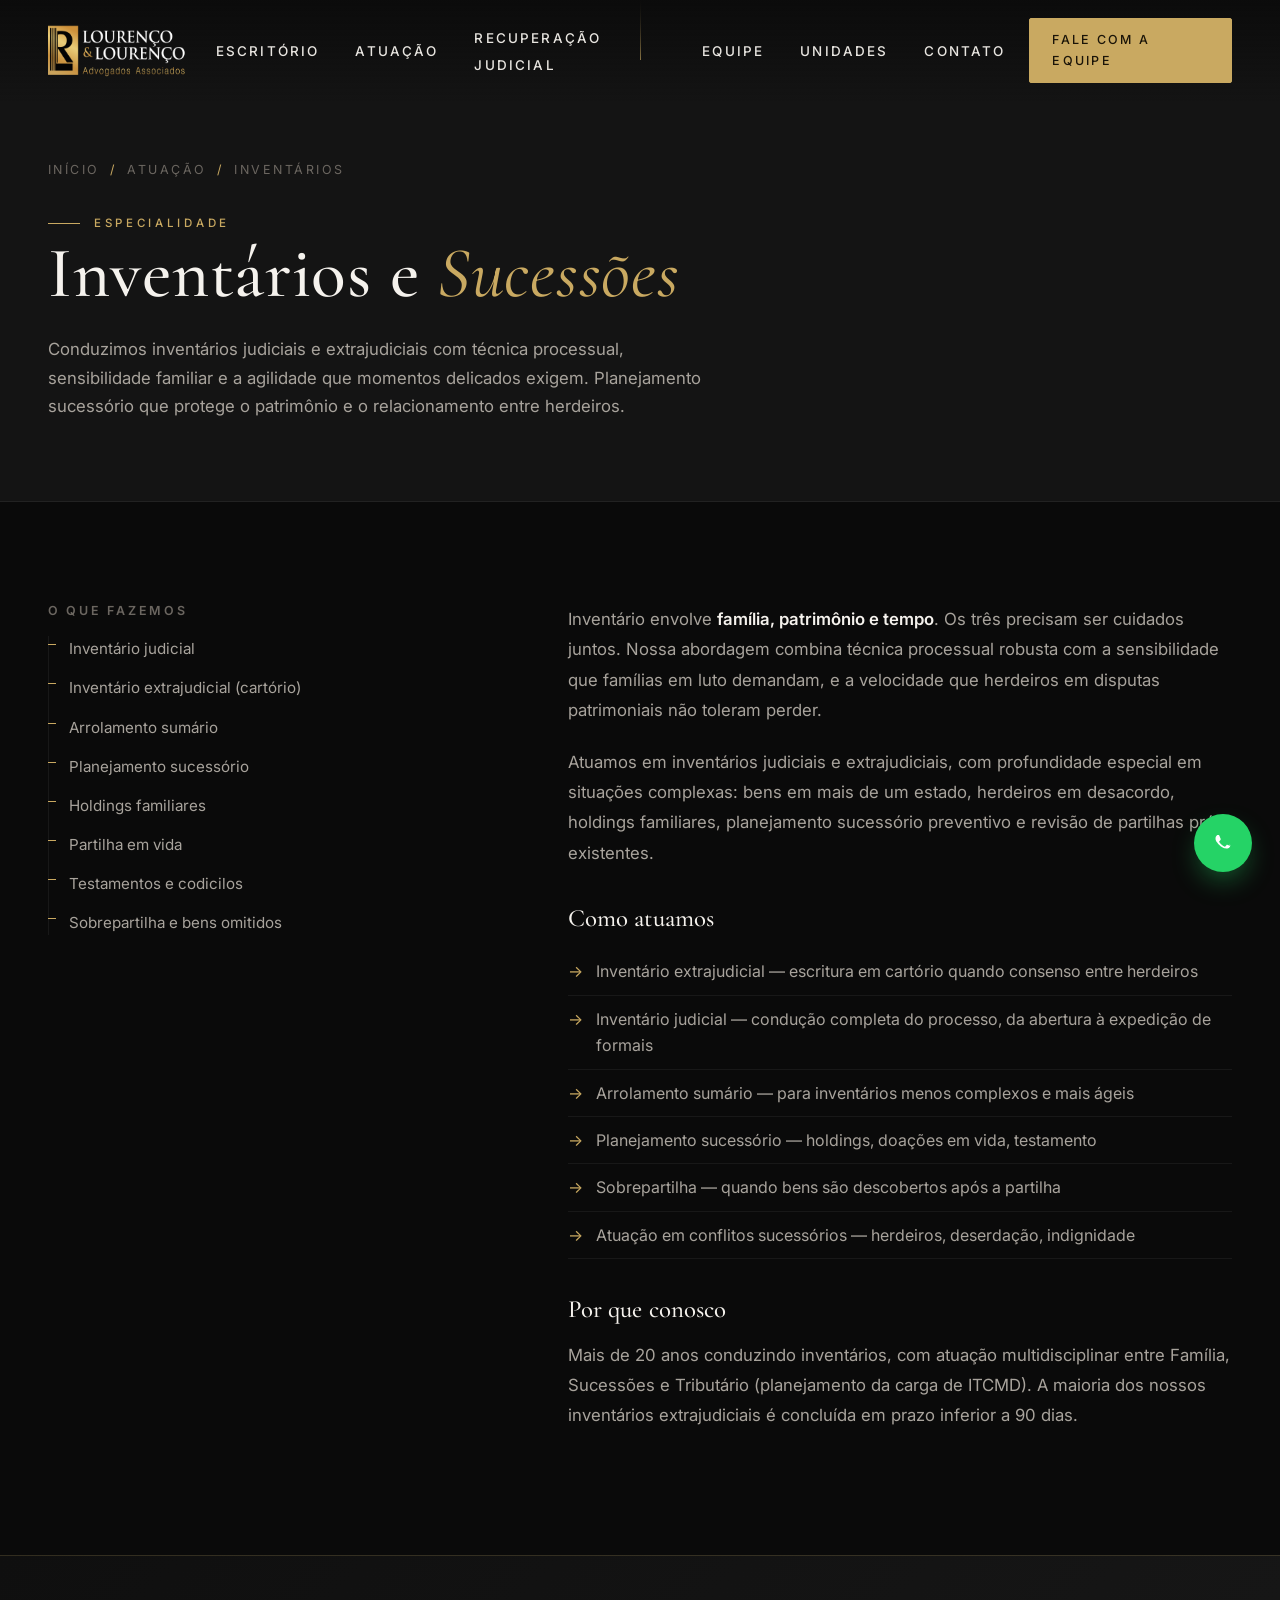
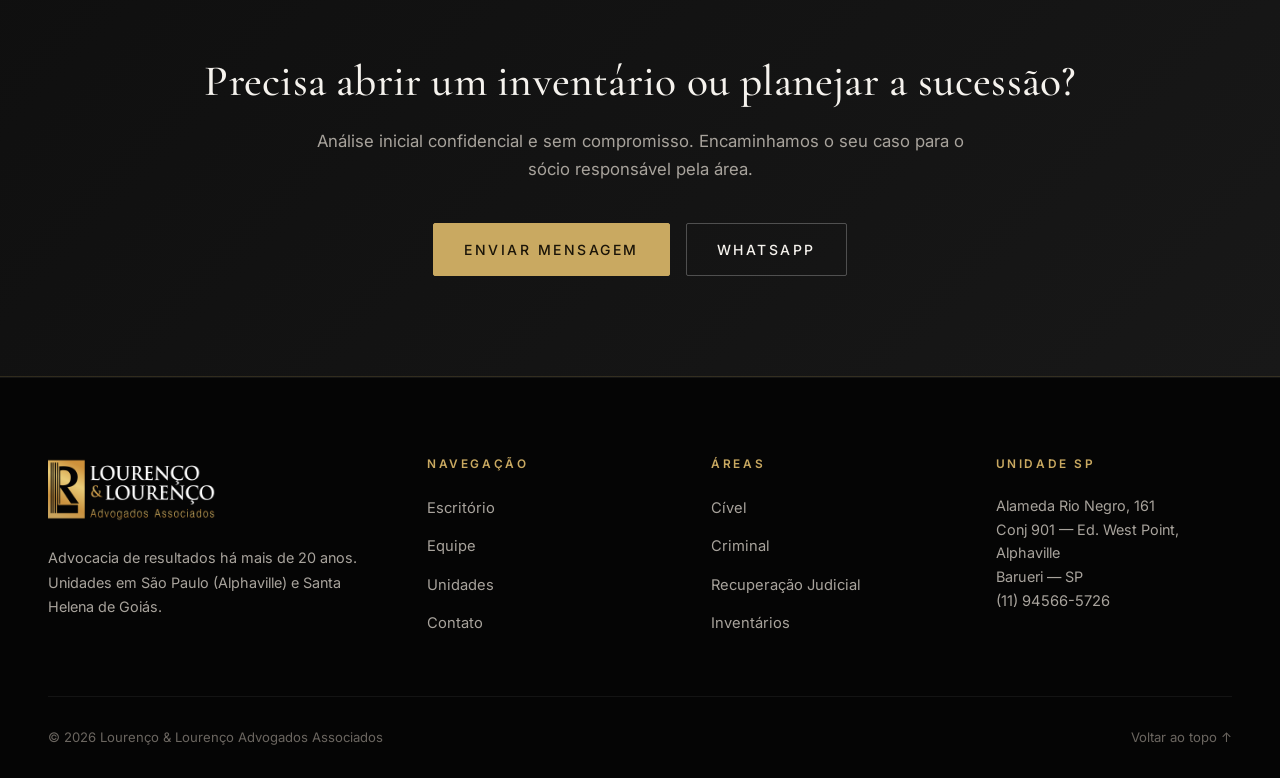
<file: areas-inventarios.html>
<!DOCTYPE html>
<html lang="pt-BR">
<head>
<!-- Google tag (gtag.js) -->
<script async src="https://www.googletagmanager.com/gtag/js?id=AW-18550960715"></script>
<script>
  window.dataLayer = window.dataLayer || [];
  function gtag(){dataLayer.push(arguments);}
  gtag('js', new Date());
  gtag('config', 'AW-18550960715');
</script>
<meta charset="UTF-8">
<meta name="viewport" content="width=device-width, initial-scale=1.0">
<meta name="theme-color" content="#0A0A0A">
<title>Inventários e Sucessões | Lourenço &amp; Lourenço Advogados Associados</title>
<meta name="description" content="Inventários judiciais e extrajudiciais, planejamento sucessório, holdings familiares, partilhas e arrolamentos com agilidade processual.">
<meta name="twitter:card" content="summary_large_image">
<meta name="twitter:title" content="Inventários e Sucessões | Lourenço & Lourenço">
<meta name="twitter:description" content="Condução completa de inventários judiciais e extrajudiciais, planejamento sucessório e partilha de bens.">
<meta name="twitter:image" content="https://www.lourencoelourenco.adv.br/assets/fotos/escritorio-recepcao.jpg">
<meta property="og:title" content="Inventários e Sucessões | Lourenço & Lourenço">
<meta property="og:description" content="Condução completa de inventários judiciais e extrajudiciais, planejamento sucessório e partilha de bens.">
<meta property="og:image" content="https://www.lourencoelourenco.adv.br/assets/fotos/escritorio-recepcao.jpg">
<meta property="og:type" content="website">
<meta property="og:locale" content="pt_BR">
<meta property="og:url" content="https://www.lourencoelourenco.adv.br/areas-inventarios.html">
<meta property="og:site_name" content="Lourenço & Lourenço Advogados Associados">
<link rel="icon" type="image/png" href="assets/logo/marca.png">
<link rel="apple-touch-icon" href="assets/logo/marca.png">
<link rel="canonical" href="https://www.lourencoelourenco.adv.br/areas-inventarios.html">
<link rel="preconnect" href="https://fonts.googleapis.com">
<link rel="preconnect" href="https://fonts.gstatic.com" crossorigin>
<link href="https://fonts.googleapis.com/css2?family=Cormorant+Garamond:ital,wght@0,400;0,500;0,600;1,400;1,500&family=Inter:wght@300;400;500;600;700&display=swap" rel="stylesheet">
<link rel="stylesheet" href="css/style.css">
<style>
  .area-content{padding:clamp(60px,8vw,120px) 0;background:var(--c-bg)}
  .area-grid{display:grid;grid-template-columns:1fr 1.5fr;gap:clamp(40px,6vw,80px);align-items:start}
  .area-side{position:sticky;top:120px}
  .area-side h3{font-family:var(--f-sans);font-size:.78rem;text-transform:uppercase;letter-spacing:.22em;color:var(--c-text-mute);margin-bottom:18px;font-weight:600}
  .area-side ul{display:flex;flex-direction:column;gap:14px;padding-left:0;border-left:1px solid var(--c-line-soft)}
  .area-side li{padding-left:20px;color:var(--c-text-soft);font-size:.95rem;position:relative}
  .area-side li::before{content:"";position:absolute;left:-1px;top:8px;width:8px;height:1px;background:var(--c-gold)}
  .area-body p{margin-bottom:22px;font-size:1.05rem;line-height:1.8}
  .area-body h3{margin:36px 0 16px;font-family:var(--f-serif);font-size:1.55rem}
  .area-body ul{margin:14px 0 28px 0;padding-left:0}
  .area-body ul li{position:relative;padding:10px 0 10px 28px;border-bottom:1px solid var(--c-line-soft);color:var(--c-text-soft)}
  .area-body ul li::before{content:"→";position:absolute;left:0;top:10px;color:var(--c-gold)}
  @media (max-width:980px){.area-grid{grid-template-columns:1fr}.area-side{position:static}}
</style>
</head>
<body>

<header class="site-header">
  <div class="container">
    <nav class="nav">
      <a href="index.html" class="nav-logo"><img src="assets/logo/logo-branco.png" alt="Lourenço & Lourenço" fetchpriority="high"></a>
      <ul class="nav-menu">
        <li><a href="index.html#sobre">Escritório</a></li>
        <li><a href="index.html#atuacao">Atuação</a></li>
        <li><a href="recuperacaojudicial/">Recuperação Judicial</a></li>
        <li><a href="equipe.html">Equipe</a></li>
        <li><a href="index.html#unidades">Unidades</a></li>
        <li><a href="contato.html">Contato</a></li>
      </ul>
      <div class="nav-cta">
        <a href="https://wa.me/5511992827330" class="btn btn-primary" target="_blank" rel="noopener">Fale com a equipe</a>
        <button class="hamburger" aria-label="Abrir menu"><span></span><span></span><span></span></button>
      </div>
    </nav>
  </div>
</header>

<section class="page-hero">
  <div class="container">
    <div class="page-hero-inner">
      <div class="breadcrumb"><a href="index.html">Início</a><span class="sep">/</span><a href="index.html#atuacao">Atuação</a><span class="sep">/</span><span>Inventários</span></div>
      <span class="eyebrow">Especialidade</span>
      <h1>Inventários e <em>Sucessões</em></h1>
      <p class="section-lead">Conduzimos inventários judiciais e extrajudiciais com técnica processual, sensibilidade familiar e a agilidade que momentos delicados exigem. Planejamento sucessório que protege o patrimônio e o relacionamento entre herdeiros.</p>
    </div>
  </div>
</section>

<section class="area-content">
  <div class="container">
    <div class="area-grid">
      <aside class="area-side">
        <h3>O que fazemos</h3>
        <ul>
          <li>Inventário judicial</li>
          <li>Inventário extrajudicial (cartório)</li>
          <li>Arrolamento sumário</li>
          <li>Planejamento sucessório</li>
          <li>Holdings familiares</li>
          <li>Partilha em vida</li>
          <li>Testamentos e codicilos</li>
          <li>Sobrepartilha e bens omitidos</li>
        </ul>
      </aside>
      <div class="area-body">
        <p>Inventário envolve <strong>família, patrimônio e tempo</strong>. Os três precisam ser cuidados juntos. Nossa abordagem combina técnica processual robusta com a sensibilidade que famílias em luto demandam, e a velocidade que herdeiros em disputas patrimoniais não toleram perder.</p>

        <p>Atuamos em inventários judiciais e extrajudiciais, com profundidade especial em situações complexas: bens em mais de um estado, herdeiros em desacordo, holdings familiares, planejamento sucessório preventivo e revisão de partilhas pré-existentes.</p>

        <h3>Como atuamos</h3>
        <ul>
          <li>Inventário extrajudicial — escritura em cartório quando consenso entre herdeiros</li>
          <li>Inventário judicial — condução completa do processo, da abertura à expedição de formais</li>
          <li>Arrolamento sumário — para inventários menos complexos e mais ágeis</li>
          <li>Planejamento sucessório — holdings, doações em vida, testamento</li>
          <li>Sobrepartilha — quando bens são descobertos após a partilha</li>
          <li>Atuação em conflitos sucessórios — herdeiros, deserdação, indignidade</li>
        </ul>

        <h3>Por que conosco</h3>
        <p>Mais de 20 anos conduzindo inventários, com atuação multidisciplinar entre Família, Sucessões e Tributário (planejamento da carga de ITCMD). A maioria dos nossos inventários extrajudiciais é concluída em prazo inferior a 90 dias.</p>
      </div>
    </div>
  </div>
</section>

<section class="cta-band">
  <div class="container">
    <div class="cta-band-inner">
      <h2>Precisa abrir um inventário ou planejar a sucessão?</h2>
      <p>Análise inicial confidencial e sem compromisso. Encaminhamos o seu caso para o sócio responsável pela área.</p>
      <div class="cta-band-actions">
        <a href="contato.html" class="btn btn-primary">Enviar mensagem</a>
        <a href="https://wa.me/5511992827330" class="btn btn-ghost" target="_blank" rel="noopener">WhatsApp</a>
      </div>
    </div>
  </div>
</section>

<footer class="site-footer">
  <div class="container">
    <div class="footer-grid">
      <div class="footer-brand">
        <img src="assets/logo/logo-branco.png" alt="Lourenço & Lourenço" loading="lazy" decoding="async">
        <p>Advocacia de resultados há mais de 20 anos. Unidades em São Paulo (Alphaville) e Santa Helena de Goiás.</p>
      </div>
      <div class="footer-col"><h4>Navegação</h4><ul><li><a href="index.html#sobre">Escritório</a></li><li><a href="equipe.html">Equipe</a></li><li><a href="index.html#unidades">Unidades</a></li><li><a href="contato.html">Contato</a></li></ul></div>
      <div class="footer-col"><h4>Áreas</h4><ul><li><a href="areas-civel.html">Cível</a></li><li><a href="areas-criminal.html">Criminal</a></li><li><a href="recuperacaojudicial/">Recuperação Judicial</a></li><li><a href="areas-inventarios.html">Inventários</a></li></ul></div>
      <div class="footer-col"><h4>Unidade SP</h4><address>Alameda Rio Negro, 161<br>Conj 901 — Ed. West Point, Alphaville<br>Barueri — SP<br><a href="tel:+5511945665726">(11) 94566-5726</a></address></div>
    </div>
    <div class="footer-bottom"><span>© 2026 Lourenço &amp; Lourenço Advogados Associados</span><span><a href="#topo">Voltar ao topo ↑</a></span></div>
  </div>
</footer>

<a href="https://wa.me/5511992827330" class="wa-float" target="_blank" rel="noopener" aria-label="WhatsApp"><svg viewBox="0 0 24 24" fill="currentColor"><path d="M17.5 14.4c-.3-.2-1.7-.9-2-1-.3-.1-.5-.2-.7.2s-.8 1-1 1.2c-.2.2-.3.2-.7 0-.3-.2-1.3-.5-2.4-1.6-.9-.8-1.5-1.8-1.7-2.1-.2-.3 0-.5.2-.7.2-.2.4-.4.6-.7.2-.2.2-.4.3-.6.1-.2.1-.5 0-.6-.1-.2-.7-1.7-1-2.3-.3-.6-.5-.5-.7-.5h-.6c-.2 0-.5.1-.8.4-.3.3-1 1-1 2.4 0 1.4 1 2.7 1.2 2.9.2.2 2 3.1 4.9 4.3.7.3 1.2.5 1.7.6.7.2 1.3.2 1.8.1.5-.1 1.7-.7 2-1.4.2-.7.2-1.3.2-1.4-.1-.1-.3-.2-.6-.4z"/></svg></a>

<script src="js/main.js"></script>
</body>
</html>
</file>
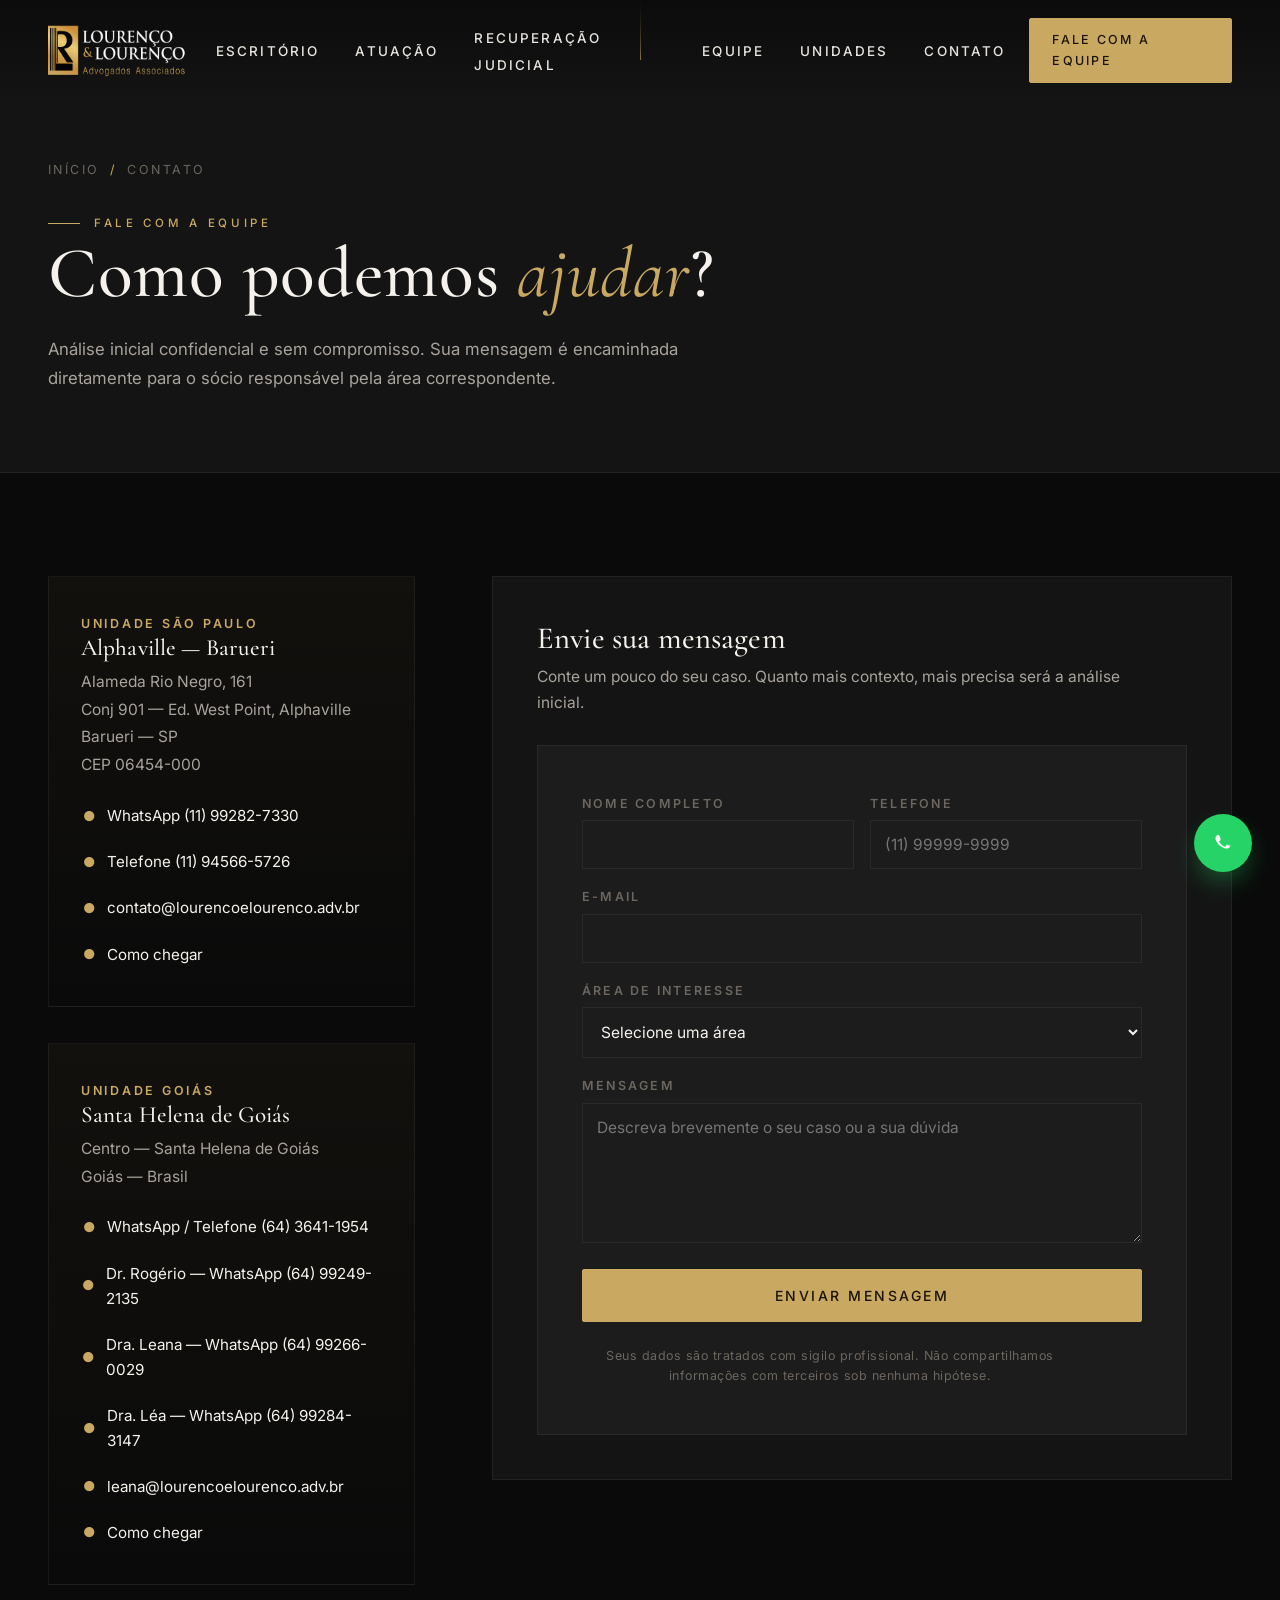
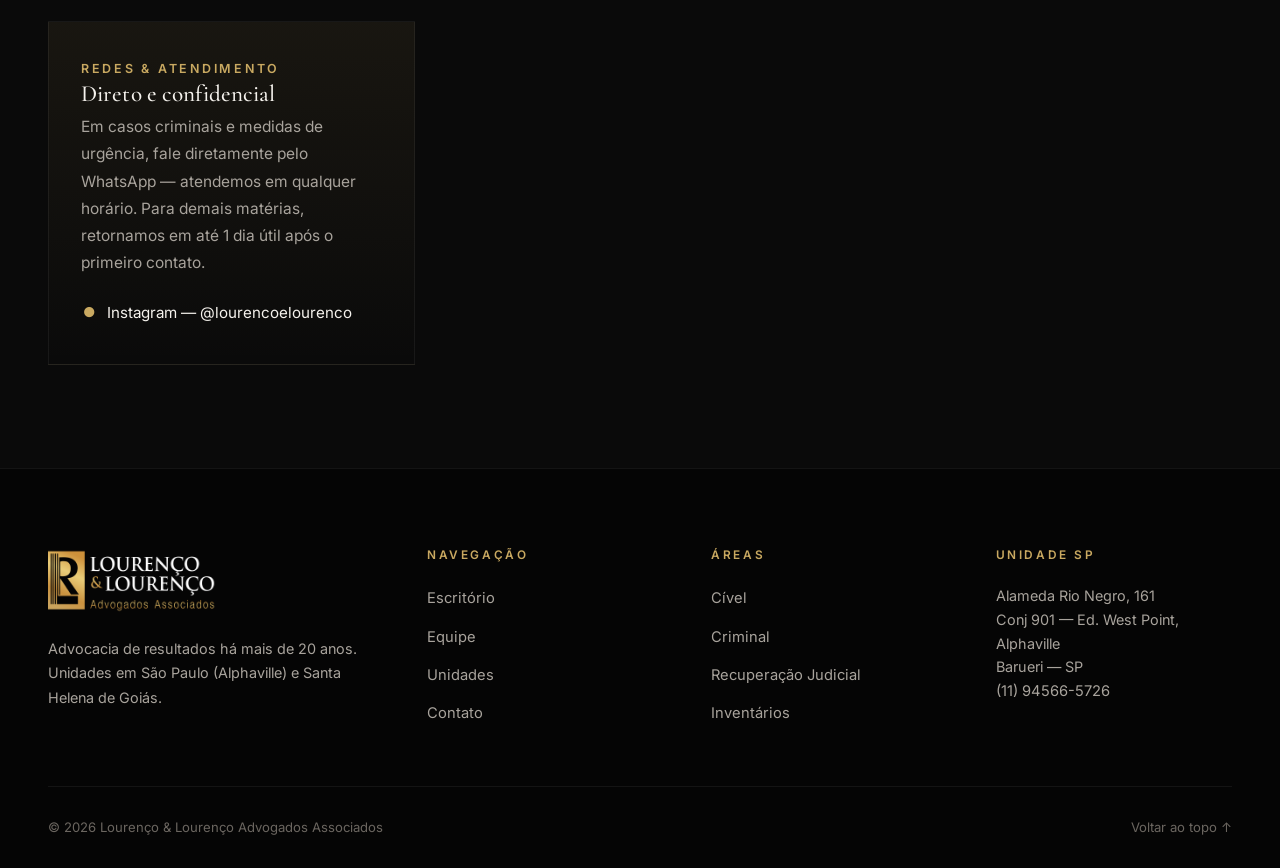
<file: contato.html>
<!DOCTYPE html>
<html lang="pt-BR">
<head>
<!-- Google tag (gtag.js) -->
<script async src="https://www.googletagmanager.com/gtag/js?id=AW-18550960715"></script>
<script>
  window.dataLayer = window.dataLayer || [];
  function gtag(){dataLayer.push(arguments);}
  gtag('js', new Date());
  gtag('config', 'AW-18550960715');
</script>
<meta charset="UTF-8">
<meta name="viewport" content="width=device-width, initial-scale=1.0">
<meta name="theme-color" content="#0A0A0A">
<title>Contato | Lourenço &amp; Lourenço Advogados Associados</title>
<meta name="description" content="Fale com a equipe de Lourenço & Lourenço Advogados Associados. Unidades em São Paulo (Alphaville) e Santa Helena de Goiás.">
<meta property="og:title" content="Contato | Lourenço & Lourenço Advogados Associados">
<meta property="og:description" content="Análise inicial confidencial. Encaminhamento direto para o sócio responsável pela área.">
<meta property="og:type" content="website">
<meta name="twitter:card" content="summary_large_image">
<meta name="twitter:title" content="Contato | Lourenço & Lourenço">
<meta name="twitter:description" content="Fale com a equipe de Lourenço & Lourenço Advogados Associados. Unidades em São Paulo (Alphaville) e Santa Helena de Goiás.">
<meta name="twitter:image" content="https://www.lourencoelourenco.adv.br/assets/fotos/escritorio-recepcao.jpg">
<link rel="icon" type="image/png" href="assets/logo/marca.png">
<link rel="apple-touch-icon" href="assets/logo/marca.png">
<link rel="canonical" href="https://www.lourencoelourenco.adv.br/contato.html">
<link rel="preconnect" href="https://fonts.googleapis.com">
<link rel="preconnect" href="https://fonts.gstatic.com" crossorigin>
<link href="https://fonts.googleapis.com/css2?family=Cormorant+Garamond:ital,wght@0,400;0,500;0,600;1,400;1,500&family=Inter:wght@300;400;500;600;700&display=swap" rel="stylesheet">
<link rel="stylesheet" href="css/style.css">
<style>
  .contact-page{padding:clamp(60px,8vw,120px) 0;background:var(--c-bg)}
  .contact-page-grid{display:grid;grid-template-columns:1.1fr 1fr;gap:clamp(40px,6vw,80px);align-items:start}
  .contact-info-block{display:flex;flex-direction:column;gap:36px}
  .contact-info-card{padding:32px;border:1px solid var(--c-line-soft);background:linear-gradient(180deg,rgba(201,169,97,.04),transparent)}
  .contact-info-card h3{font-family:var(--f-serif);font-size:1.45rem;margin-bottom:6px}
  .contact-info-card .city{font-family:var(--f-sans);font-size:.78rem;text-transform:uppercase;letter-spacing:.22em;color:var(--c-gold);margin-bottom:18px;font-weight:600}
  .contact-info-card address{font-style:normal;color:var(--c-text-soft);line-height:1.8;margin-bottom:18px;font-size:.97rem}
  .contact-info-card .channels{display:flex;flex-direction:column;gap:8px}
  .contact-info-card .channels a{color:var(--c-cream);text-decoration:none;font-size:.95rem;display:inline-flex;align-items:center;gap:10px;padding:6px 0;border-bottom:1px solid transparent;transition:border-color .2s}
  .contact-info-card .channels a:hover{border-color:var(--c-gold)}
  .contact-info-card .channels span.icon{width:16px;color:var(--c-gold);font-size:.85rem;text-align:center}
  .contact-form-card{padding:clamp(28px,4vw,44px);border:1px solid var(--c-line-soft);background:var(--c-bg-alt)}
  .contact-form-card h2{font-family:var(--f-serif);font-size:clamp(1.6rem,2.4vw,2.05rem);margin-bottom:8px}
  .contact-form-card .form-lead{color:var(--c-text-soft);margin-bottom:28px;font-size:.97rem;line-height:1.7}
  .contact-form{display:flex;flex-direction:column;gap:18px}
  .contact-form .row{display:grid;grid-template-columns:1fr 1fr;gap:16px}
  .contact-form label{display:flex;flex-direction:column;gap:6px;font-family:var(--f-sans);font-size:.78rem;text-transform:uppercase;letter-spacing:.18em;color:var(--c-text-mute);font-weight:600}
  .contact-form input,.contact-form select,.contact-form textarea{font-family:var(--f-sans);background:transparent;border:1px solid var(--c-line-soft);padding:14px 14px;color:var(--c-cream);font-size:.97rem;border-radius:0;transition:border-color .2s,background .2s}
  .contact-form input:focus,.contact-form select:focus,.contact-form textarea:focus{outline:none;border-color:var(--c-gold);background:rgba(201,169,97,.04)}
  .contact-form textarea{resize:vertical;min-height:140px}
  .contact-form .btn{margin-top:8px;align-self:flex-start}
  .contact-form .form-note{font-size:.78rem;color:var(--c-text-mute);letter-spacing:.04em;line-height:1.6;margin-top:6px}
  @media (max-width:980px){.contact-page-grid{grid-template-columns:1fr}.contact-form .row{grid-template-columns:1fr}}
</style>
</head>
<body>

<header class="site-header">
  <div class="container">
    <nav class="nav">
      <a href="index.html" class="nav-logo"><img src="assets/logo/logo-branco.png" alt="Lourenço & Lourenço" fetchpriority="high"></a>
      <ul class="nav-menu">
        <li><a href="index.html#sobre">Escritório</a></li>
        <li><a href="index.html#atuacao">Atuação</a></li>
        <li><a href="recuperacaojudicial/">Recuperação Judicial</a></li>
        <li><a href="equipe.html">Equipe</a></li>
        <li><a href="index.html#unidades">Unidades</a></li>
        <li><a href="contato.html" class="active">Contato</a></li>
      </ul>
      <div class="nav-cta">
        <a href="https://wa.me/5511992827330" class="btn btn-primary" target="_blank" rel="noopener">Fale com a equipe</a>
        <button class="hamburger" aria-label="Abrir menu"><span></span><span></span><span></span></button>
      </div>
    </nav>
  </div>
</header>

<section class="page-hero">
  <div class="container">
    <div class="page-hero-inner">
      <div class="breadcrumb"><a href="index.html">Início</a><span class="sep">/</span><span>Contato</span></div>
      <span class="eyebrow">Fale com a equipe</span>
      <h1>Como podemos <em>ajudar</em>?</h1>
      <p class="section-lead">Análise inicial confidencial e sem compromisso. Sua mensagem é encaminhada diretamente para o sócio responsável pela área correspondente.</p>
    </div>
  </div>
</section>

<section class="contact-page">
  <div class="container">
    <div class="contact-page-grid">

      <div class="contact-info-block">

        <div class="contact-info-card">
          <span class="city">Unidade São Paulo</span>
          <h3>Alphaville &mdash; Barueri</h3>
          <address>
            Alameda Rio Negro, 161<br>
            Conj 901 &mdash; Ed. West Point, Alphaville<br>
            Barueri &mdash; SP<br>
            CEP 06454-000
          </address>
          <div class="channels">
            <a href="https://wa.me/5511992827330" target="_blank" rel="noopener"><span class="icon">●</span> WhatsApp (11) 99282-7330</a>
            <a href="tel:+5511945665726"><span class="icon">●</span> Telefone (11) 94566-5726</a>
            <a href="mailto:contato@lourencoelourenco.adv.br"><span class="icon">●</span> contato@lourencoelourenco.adv.br</a>
            <a href="https://maps.google.com/?q=Alameda+Rio+Negro,+161,+Alphaville,+Barueri,+SP" target="_blank" rel="noopener"><span class="icon">●</span> Como chegar</a>
          </div>
        </div>

        <div class="contact-info-card">
          <span class="city">Unidade Goiás</span>
          <h3>Santa Helena de Goiás</h3>
          <address>
            Centro &mdash; Santa Helena de Goiás<br>
            Goiás &mdash; Brasil
          </address>
          <div class="channels">
            <a href="https://wa.me/556436411954" target="_blank" rel="noopener"><span class="icon">●</span> WhatsApp / Telefone (64) 3641-1954</a>
            <a href="https://wa.me/5564992492135" target="_blank" rel="noopener"><span class="icon">●</span> Dr. Rogério — WhatsApp (64) 99249-2135</a>
            <a href="https://wa.me/5564992660029" target="_blank" rel="noopener"><span class="icon">●</span> Dra. Leana — WhatsApp (64) 99266-0029</a>
            <a href="https://wa.me/5564992843147" target="_blank" rel="noopener"><span class="icon">●</span> Dra. Léa — WhatsApp (64) 99284-3147</a>
            <a href="mailto:leana@lourencoelourenco.adv.br"><span class="icon">●</span> leana@lourencoelourenco.adv.br</a>
            <a href="https://maps.google.com/?q=Santa+Helena+de+Goiás" target="_blank" rel="noopener"><span class="icon">●</span> Como chegar</a>
          </div>
        </div>

        <div class="contact-info-card" style="background:linear-gradient(180deg,rgba(201,169,97,.08),transparent)">
          <span class="city">Redes &amp; Atendimento</span>
          <h3>Direto e confidencial</h3>
          <p style="color:var(--c-text-soft);line-height:1.75;font-size:.97rem;margin-bottom:18px">
            Em casos criminais e medidas de urgência, fale diretamente pelo WhatsApp &mdash; atendemos em qualquer horário.
            Para demais matérias, retornamos em até 1 dia útil após o primeiro contato.
          </p>
          <div class="channels">
            <a href="https://www.instagram.com/lourencoelourenco/" target="_blank" rel="noopener"><span class="icon">●</span> Instagram &mdash; @lourencoelourenco</a>
          </div>
        </div>

      </div>

      <div class="contact-form-card">
        <h2>Envie sua mensagem</h2>
        <p class="form-lead">Conte um pouco do seu caso. Quanto mais contexto, mais precisa será a análise inicial.</p>
        <form id="contact-form" class="contact-form" novalidate>
          <div class="row">
            <label>Nome completo
              <input type="text" name="nome" required autocomplete="name">
            </label>
            <label>Telefone
              <input type="tel" name="telefone" required autocomplete="tel" placeholder="(11) 99999-9999">
            </label>
          </div>
          <label>E-mail
            <input type="email" name="email" required autocomplete="email">
          </label>
          <label>Área de interesse
            <select name="area" required>
              <option value="">Selecione uma área</option>
              <option value="Cível">Direito Cível</option>
              <option value="Criminal">Direito Criminal</option>
              <option value="Recuperação Judicial">Recuperação Judicial</option>
              <option value="Inventários">Inventários e Sucessões</option>
              <option value="Outra">Outra / Não tenho certeza</option>
            </select>
          </label>
          <label>Mensagem
            <textarea name="mensagem" required placeholder="Descreva brevemente o seu caso ou a sua dúvida"></textarea>
          </label>
          <button type="submit" class="btn btn-primary">Enviar mensagem</button>
          <p class="form-note">Seus dados são tratados com sigilo profissional. Não compartilhamos informações com terceiros sob nenhuma hipótese.</p>
        </form>
      </div>

    </div>
  </div>
</section>

<footer class="site-footer">
  <div class="container">
    <div class="footer-grid">
      <div class="footer-brand">
        <img src="assets/logo/logo-branco.png" alt="Lourenço & Lourenço" loading="lazy" decoding="async">
        <p>Advocacia de resultados há mais de 20 anos. Unidades em São Paulo (Alphaville) e Santa Helena de Goiás.</p>
      </div>
      <div class="footer-col"><h4>Navegação</h4><ul><li><a href="index.html#sobre">Escritório</a></li><li><a href="equipe.html">Equipe</a></li><li><a href="index.html#unidades">Unidades</a></li><li><a href="contato.html">Contato</a></li></ul></div>
      <div class="footer-col"><h4>Áreas</h4><ul><li><a href="areas-civel.html">Cível</a></li><li><a href="areas-criminal.html">Criminal</a></li><li><a href="recuperacaojudicial/">Recuperação Judicial</a></li><li><a href="areas-inventarios.html">Inventários</a></li></ul></div>
      <div class="footer-col"><h4>Unidade SP</h4><address>Alameda Rio Negro, 161<br>Conj 901 — Ed. West Point, Alphaville<br>Barueri — SP<br><a href="tel:+5511945665726">(11) 94566-5726</a></address></div>
    </div>
    <div class="footer-bottom"><span>© 2026 Lourenço &amp; Lourenço Advogados Associados</span><span><a href="#topo">Voltar ao topo ↑</a></span></div>
  </div>
</footer>

<a href="https://wa.me/5511992827330" class="wa-float" target="_blank" rel="noopener" aria-label="WhatsApp"><svg viewBox="0 0 24 24" fill="currentColor"><path d="M17.5 14.4c-.3-.2-1.7-.9-2-1-.3-.1-.5-.2-.7.2s-.8 1-1 1.2c-.2.2-.3.2-.7 0-.3-.2-1.3-.5-2.4-1.6-.9-.8-1.5-1.8-1.7-2.1-.2-.3 0-.5.2-.7.2-.2.4-.4.6-.7.2-.2.2-.4.3-.6.1-.2.1-.5 0-.6-.1-.2-.7-1.7-1-2.3-.3-.6-.5-.5-.7-.5h-.6c-.2 0-.5.1-.8.4-.3.3-1 1-1 2.4 0 1.4 1 2.7 1.2 2.9.2.2 2 3.1 4.9 4.3.7.3 1.2.5 1.7.6.7.2 1.3.2 1.8.1.5-.1 1.7-.7 2-1.4.2-.7.2-1.3.2-1.4-.1-.1-.3-.2-.6-.4z"/></svg></a>

<script src="js/main.js"></script>
</body>
</html>
</file>
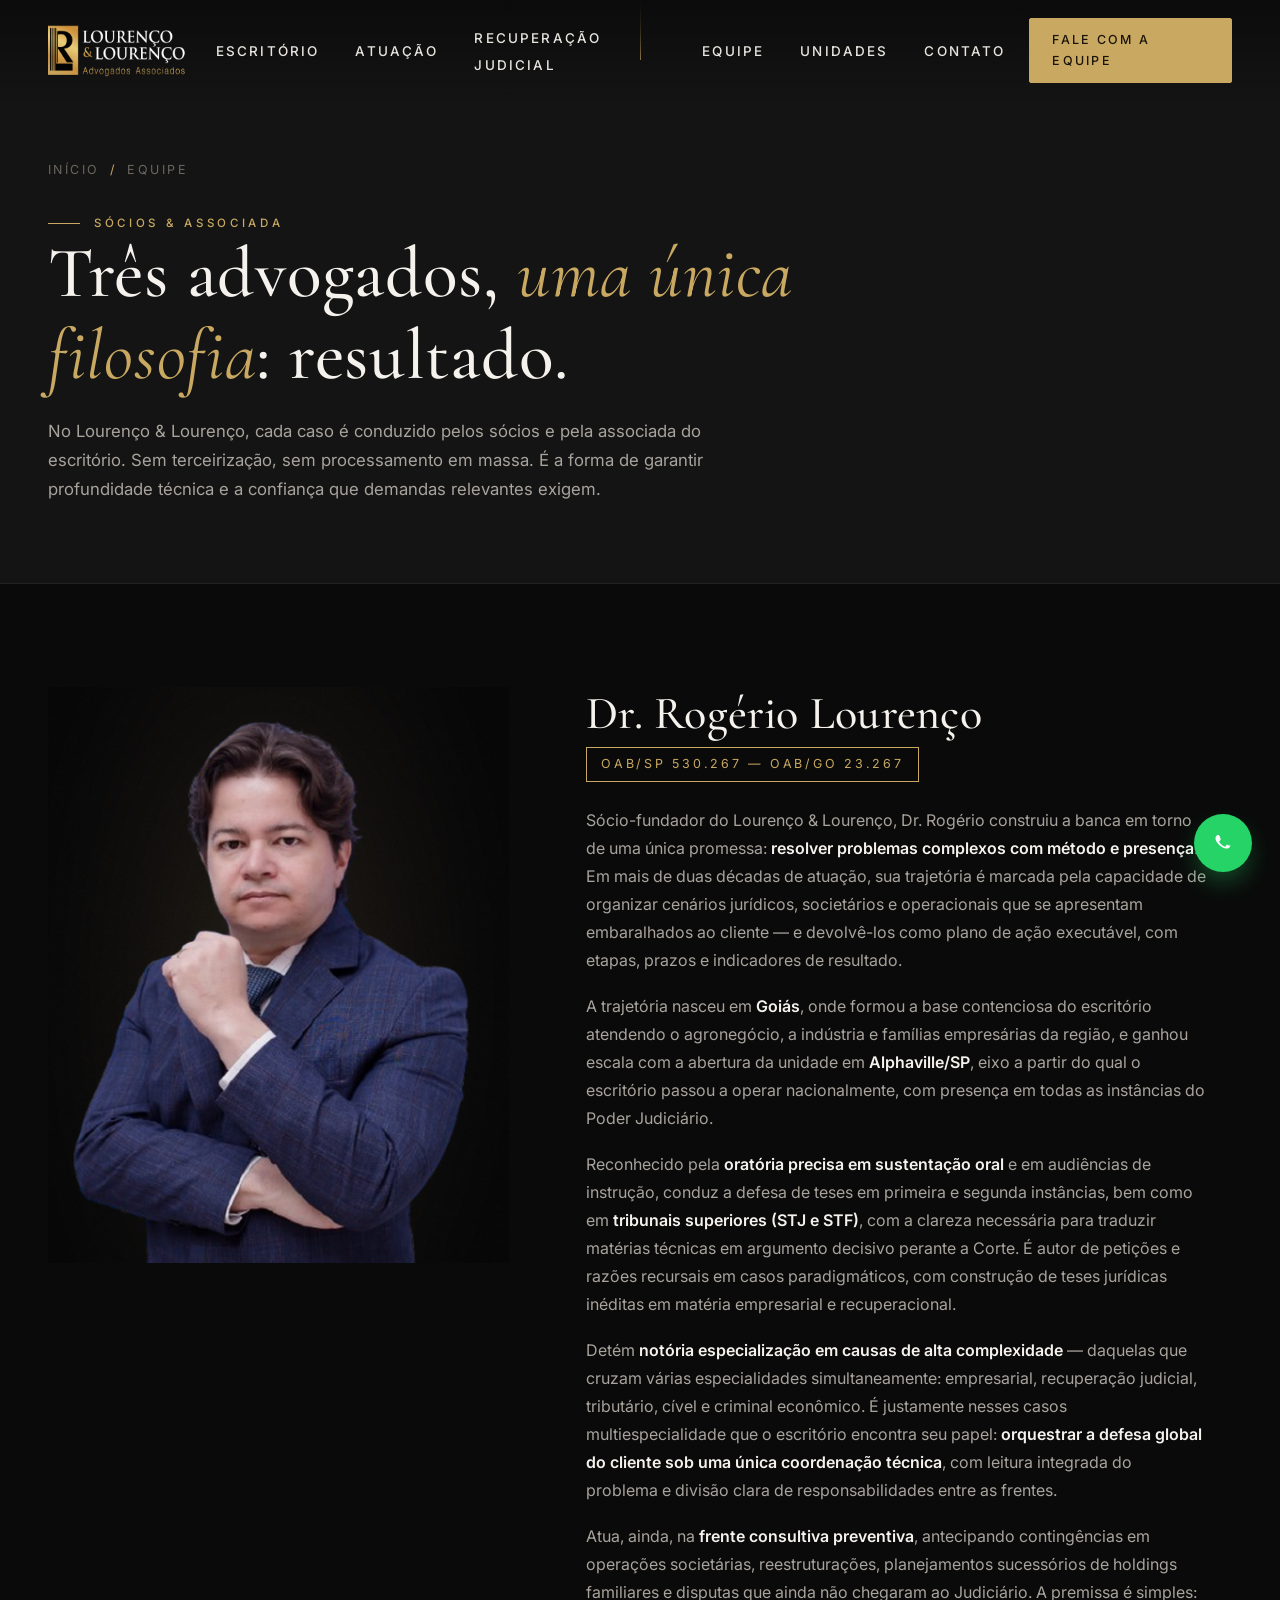
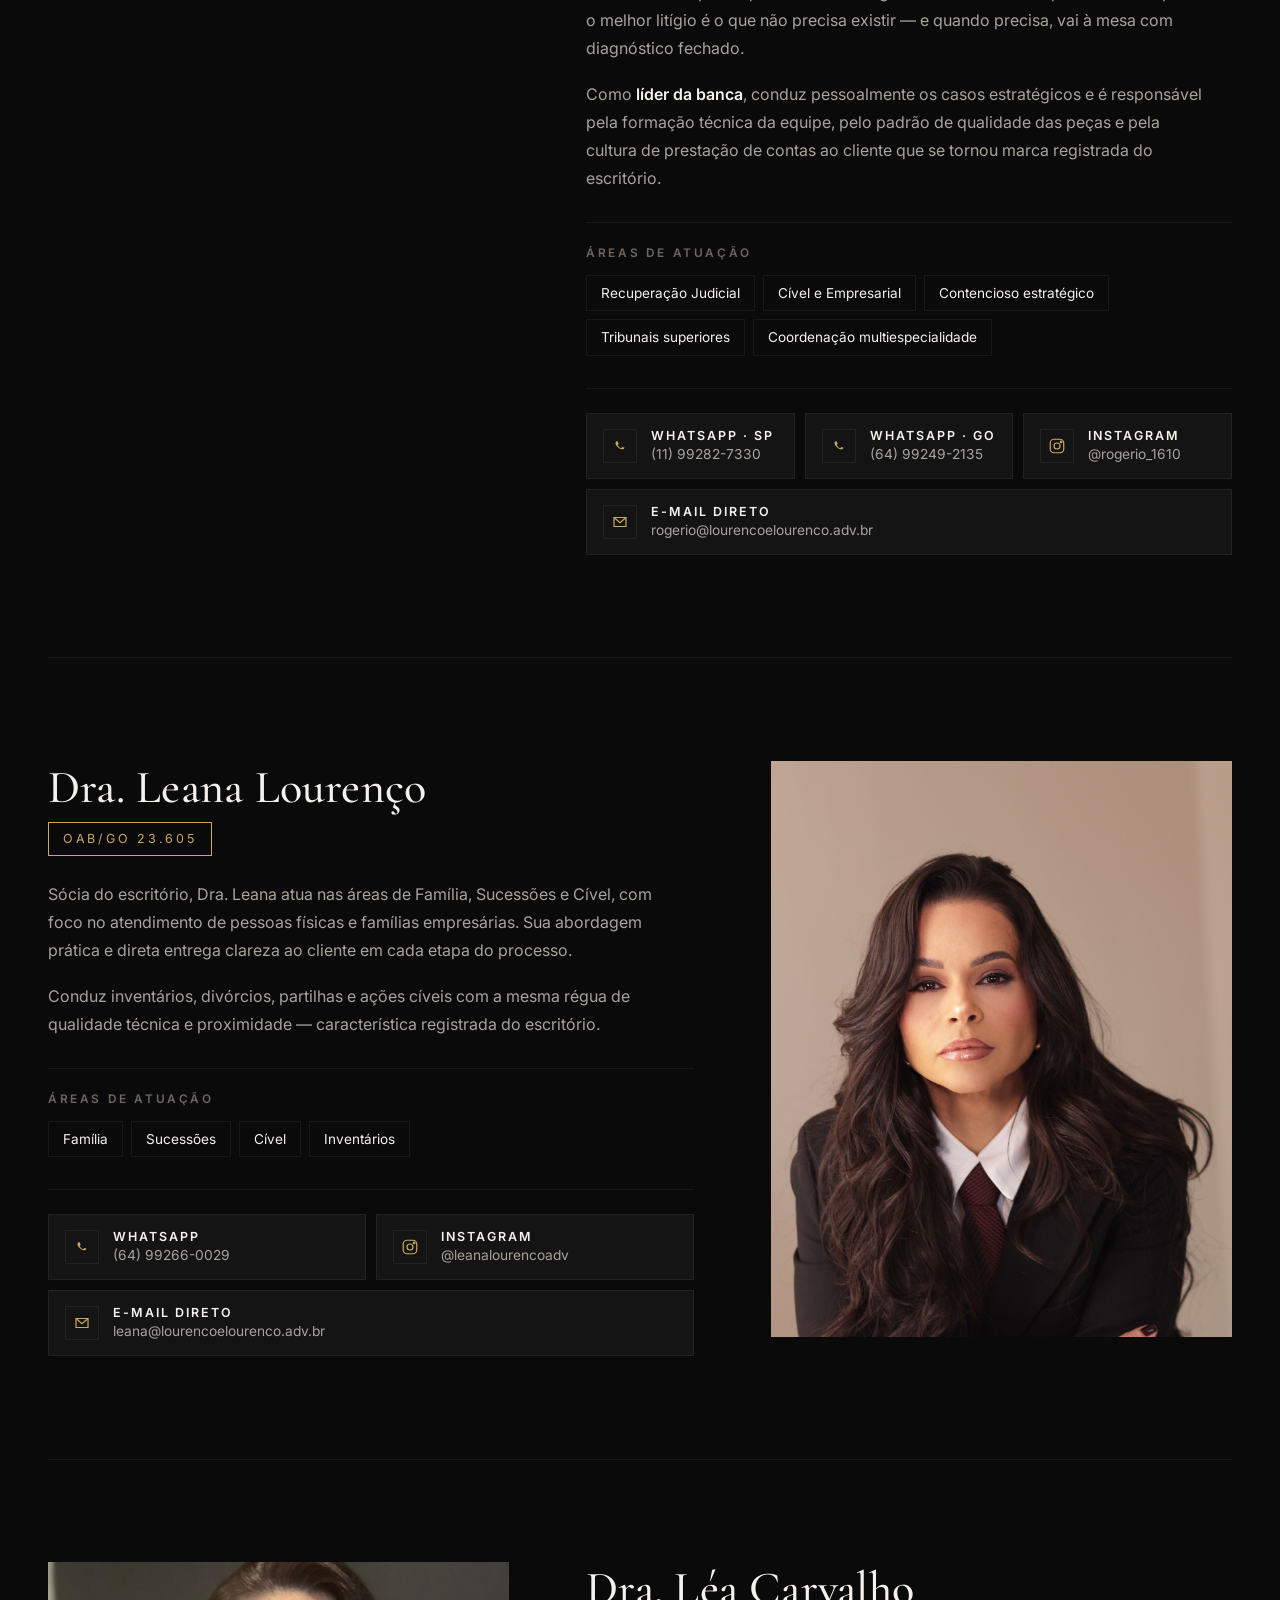
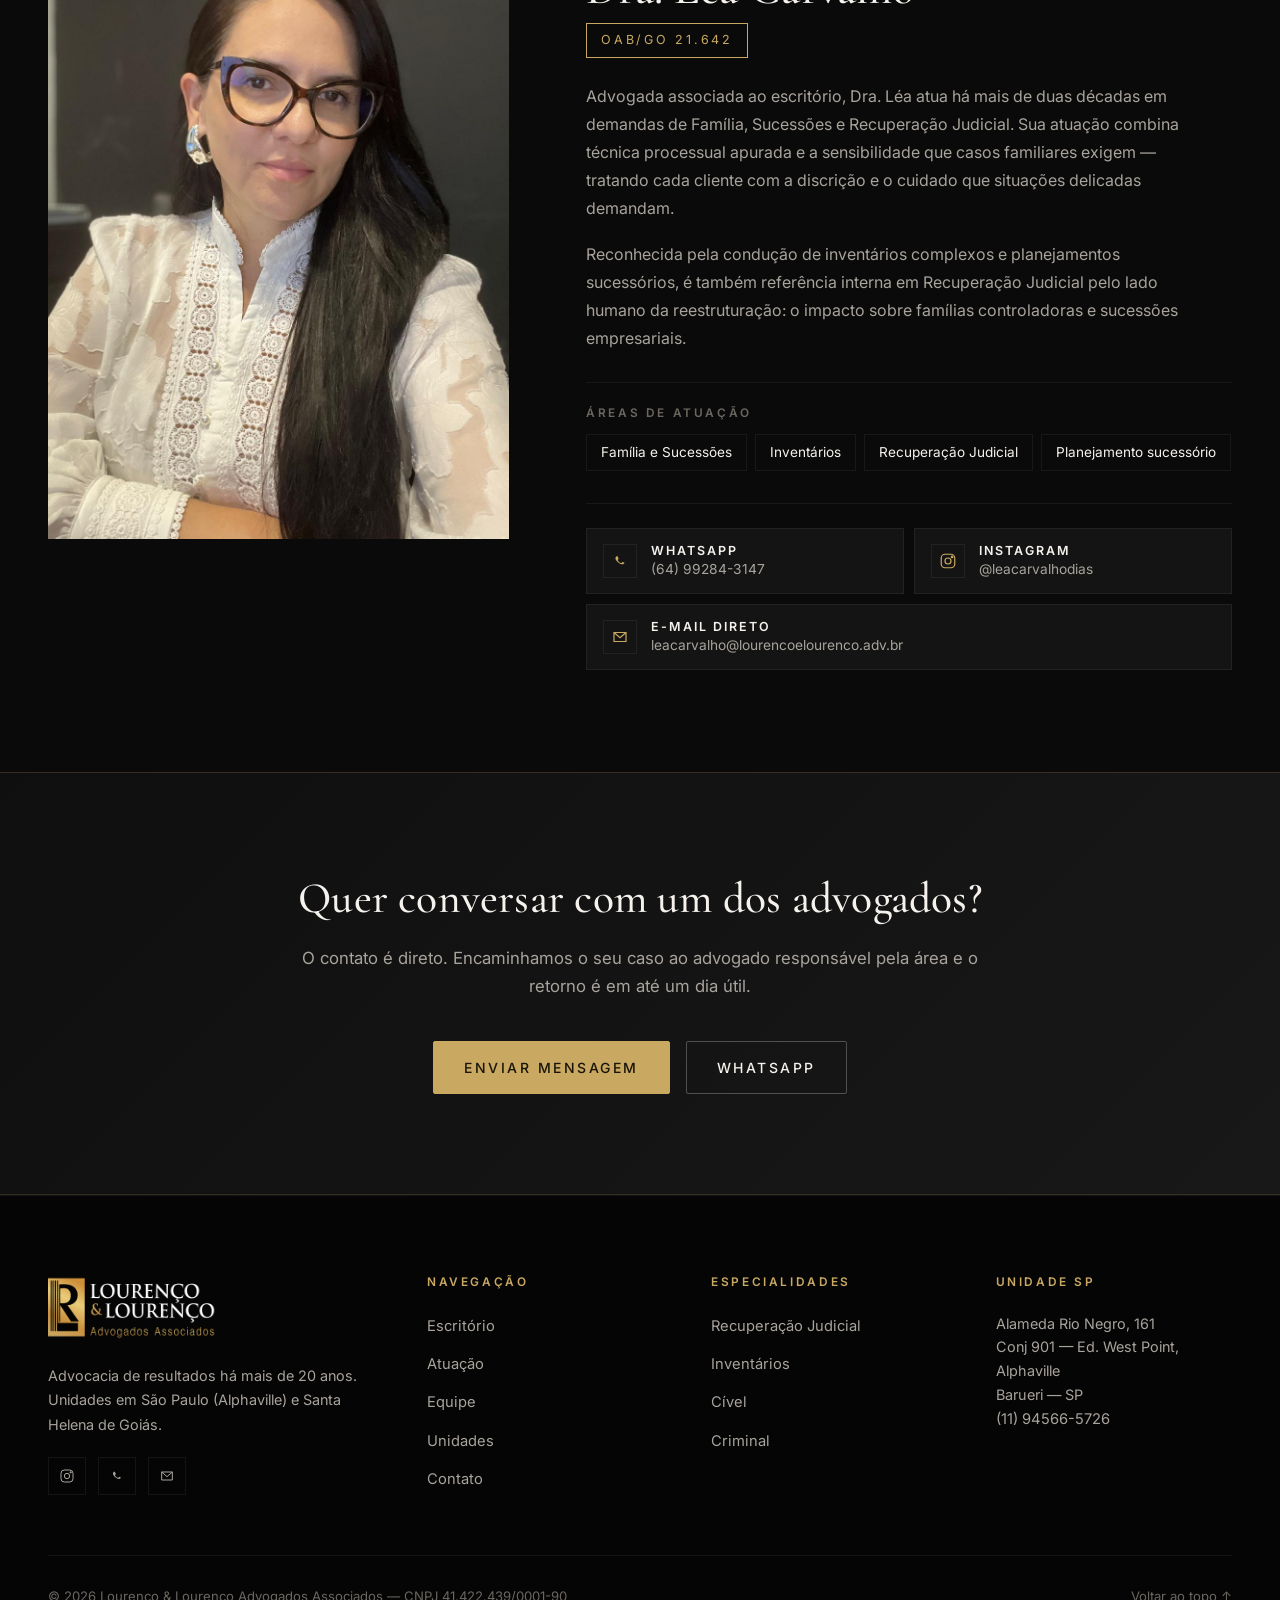
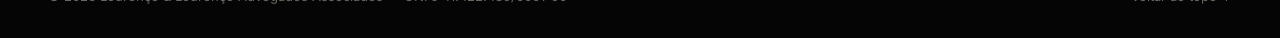
<file: equipe.html>
<!DOCTYPE html>
<html lang="pt-BR">
<head>
<!-- Google tag (gtag.js) -->
<script async src="https://www.googletagmanager.com/gtag/js?id=AW-18550960715"></script>
<script>
  window.dataLayer = window.dataLayer || [];
  function gtag(){dataLayer.push(arguments);}
  gtag('js', new Date());
  gtag('config', 'AW-18550960715');
</script>
<meta charset="UTF-8">
<meta name="viewport" content="width=device-width, initial-scale=1.0">
<meta name="theme-color" content="#0A0A0A">
<title>Equipe | Lourenço &amp; Lourenço Advogados Associados</title>
<meta name="description" content="Conheça a equipe do Lourenço &amp; Lourenço Advogados Associados — sócios Dr. Rogério Lourenço e Dra. Leana Lourenço e a associada Dra. Léa Carvalho.">
<meta name="twitter:card" content="summary_large_image">
<meta name="twitter:title" content="Equipe | Lourenço & Lourenço">
<meta name="twitter:description" content="Conheça a equipe de Lourenço & Lourenço Advogados Associados — sócios Dr. Rogério Lourenço e Dra. Leana Lourenço e a associada Dra. Léa Carvalho.">
<meta name="twitter:image" content="https://www.lourencoelourenco.adv.br/assets/fotos/escritorio-recepcao.jpg">
<meta property="og:title" content="Equipe | Lourenço & Lourenço">
<meta property="og:description" content="Conheça a equipe de Lourenço & Lourenço Advogados Associados — sócios Dr. Rogério Lourenço e Dra. Leana Lourenço e a associada Dra. Léa Carvalho.">
<meta property="og:image" content="https://www.lourencoelourenco.adv.br/assets/fotos/escritorio-recepcao.jpg">
<meta property="og:type" content="website">
<meta property="og:locale" content="pt_BR">
<meta property="og:url" content="https://www.lourencoelourenco.adv.br/equipe.html">
<meta property="og:site_name" content="Lourenço & Lourenço Advogados Associados">
<link rel="icon" type="image/png" href="assets/logo/marca.png">
<link rel="apple-touch-icon" href="assets/logo/marca.png">
<link rel="canonical" href="https://www.lourencoelourenco.adv.br/equipe.html">
<link rel="preconnect" href="https://fonts.googleapis.com">
<link rel="preconnect" href="https://fonts.gstatic.com" crossorigin>
<link href="https://fonts.googleapis.com/css2?family=Cormorant+Garamond:ital,wght@0,400;0,500;0,600;1,400;1,500&family=Inter:wght@300;400;500;600;700&display=swap" rel="stylesheet">
<link rel="stylesheet" href="css/style.css">
<style>
  .lawyer-block{display:grid;grid-template-columns:1fr 1.4fr;gap:clamp(40px,6vw,80px);align-items:start;padding:clamp(60px,8vw,120px) 0;border-bottom:1px solid var(--c-line-soft)}
  .lawyer-block:last-child{border-bottom:none}
  .lawyer-block.reverse{grid-template-columns:1.4fr 1fr}
  .lawyer-block.reverse .lawyer-photo{order:2}
  .lawyer-photo{position:relative;aspect-ratio:4/5;overflow:hidden;background:var(--c-bg-light)}
  .lawyer-photo img{width:100%;height:100%;object-fit:cover;object-position:center top}
  .lawyer-info h2{margin-bottom:8px}
  .lawyer-oab{display:inline-block;font-family:var(--f-sans);font-size:.78rem;text-transform:uppercase;letter-spacing:.22em;color:var(--c-gold);margin-bottom:24px;padding:6px 14px;border:1px solid var(--c-gold)}
  .lawyer-bio p{margin-bottom:18px;font-size:1rem;line-height:1.75}
  .lawyer-areas{margin-top:30px;padding-top:24px;border-top:1px solid var(--c-line-soft)}
  .lawyer-areas h4{font-family:var(--f-sans);font-size:.74rem;text-transform:uppercase;letter-spacing:.22em;color:var(--c-text-mute);margin-bottom:14px;font-weight:600}
  .lawyer-areas-list{display:flex;flex-wrap:wrap;gap:8px}
  .lawyer-areas-list span{padding:6px 14px;border:1px solid var(--c-line-soft);font-size:.85rem;color:var(--c-cream)}
  .lawyer-channels{margin-top:32px;padding-top:24px;border-top:1px solid var(--c-line-soft);display:grid;grid-template-columns:repeat(2,minmax(0,1fr));gap:10px}
  .lawyer-channels.three{grid-template-columns:repeat(3,minmax(0,1fr))}
  .ch{display:flex;align-items:center;gap:14px;padding:14px 16px;border:1px solid var(--c-line-soft);background:var(--c-bg-alt);text-decoration:none;color:var(--c-cream);transition:all .35s var(--ease,cubic-bezier(.4,0,.2,1));position:relative;overflow:hidden}
  .ch::before{content:"";position:absolute;left:0;top:0;width:2px;height:100%;background:var(--c-gold);transform:scaleY(0);transform-origin:bottom;transition:transform .4s var(--ease,cubic-bezier(.4,0,.2,1))}
  .ch:hover{border-color:var(--c-gold);background:var(--c-bg-light);transform:translateY(-2px)}
  .ch:hover::before{transform:scaleY(1);transform-origin:top}
  .ch-icon{flex:none;width:34px;height:34px;display:grid;place-items:center;border:1px solid var(--c-line-soft);color:var(--c-gold);transition:all .35s var(--ease,cubic-bezier(.4,0,.2,1))}
  .ch:hover .ch-icon{border-color:var(--c-gold);background:rgba(201,169,97,.08)}
  .ch-icon svg{width:18px;height:18px}
  .ch-text{display:flex;flex-direction:column;line-height:1.3;min-width:0}
  .ch-text strong{font-family:var(--f-sans);font-size:.78rem;font-weight:600;letter-spacing:.16em;text-transform:uppercase;color:var(--c-cream)}
  .ch-text small{font-size:.86rem;color:var(--c-text-soft);font-family:var(--f-sans);font-weight:400;letter-spacing:0;text-transform:none;margin-top:2px;overflow:hidden;text-overflow:ellipsis;white-space:nowrap}
  @media (max-width: 980px){
    .lawyer-block,.lawyer-block.reverse{grid-template-columns:1fr;gap:40px}
    .lawyer-block.reverse .lawyer-photo{order:0}
    .lawyer-photo{max-width:520px}
    .lawyer-channels,.lawyer-channels.three{grid-template-columns:1fr}
  }
</style>
</head>
<body>

<header class="site-header">
  <div class="container">
    <nav class="nav">
      <a href="index.html" class="nav-logo"><img src="assets/logo/logo-branco.png" alt="Lourenço & Lourenço" fetchpriority="high"></a>
      <ul class="nav-menu">
        <li><a href="index.html#sobre">Escritório</a></li>
        <li><a href="index.html#atuacao">Atuação</a></li>
        <li><a href="recuperacaojudicial/">Recuperação Judicial</a></li>
        <li><a href="equipe.html">Equipe</a></li>
        <li><a href="index.html#unidades">Unidades</a></li>
        <li><a href="contato.html">Contato</a></li>
      </ul>
      <div class="nav-cta">
        <a href="https://wa.me/5511992827330" class="btn btn-primary" target="_blank" rel="noopener">Fale com a equipe</a>
        <button class="hamburger" aria-label="Abrir menu"><span></span><span></span><span></span></button>
      </div>
    </nav>
  </div>
</header>

<section class="page-hero">
  <div class="container">
    <div class="page-hero-inner">
      <div class="breadcrumb"><a href="index.html">Início</a><span class="sep">/</span><span>Equipe</span></div>
      <span class="eyebrow">Sócios &amp; Associada</span>
      <h1>Três advogados, <em>uma única filosofia</em>: resultado.</h1>
      <p class="section-lead">No Lourenço &amp; Lourenço, cada caso é conduzido pelos sócios e pela associada do escritório. Sem terceirização, sem processamento em massa. É a forma de garantir profundidade técnica e a confiança que demandas relevantes exigem.</p>
    </div>
  </div>
</section>

<section style="background:var(--c-bg);padding:0">
  <div class="container">

    <article class="lawyer-block">
      <div class="lawyer-photo">
        <img src="assets/fotos/rogerio-portrait.jpg" alt="Dr. Rogério Lourenço" loading="lazy" decoding="async">
      </div>
      <div class="lawyer-info">
        <h2>Dr. Rogério Lourenço</h2>
        <span class="lawyer-oab">OAB/SP 530.267 — OAB/GO 23.267</span>
        <div class="lawyer-bio">
          <p>Sócio-fundador do Lourenço &amp; Lourenço, Dr. Rogério construiu a banca em torno de uma única promessa: <strong>resolver problemas complexos com método e presença</strong>. Em mais de duas décadas de atuação, sua trajetória é marcada pela capacidade de organizar cenários jurídicos, societários e operacionais que se apresentam embaralhados ao cliente — e devolvê-los como plano de ação executável, com etapas, prazos e indicadores de resultado.</p>

          <p>A trajetória nasceu em <strong>Goiás</strong>, onde formou a base contenciosa do escritório atendendo o agronegócio, a indústria e famílias empresárias da região, e ganhou escala com a abertura da unidade em <strong>Alphaville/SP</strong>, eixo a partir do qual o escritório passou a operar nacionalmente, com presença em todas as instâncias do Poder Judiciário.</p>

          <p>Reconhecido pela <strong>oratória precisa em sustentação oral</strong> e em audiências de instrução, conduz a defesa de teses em primeira e segunda instâncias, bem como em <strong>tribunais superiores (STJ e STF)</strong>, com a clareza necessária para traduzir matérias técnicas em argumento decisivo perante a Corte. É autor de petições e razões recursais em casos paradigmáticos, com construção de teses jurídicas inéditas em matéria empresarial e recuperacional.</p>

          <p>Detém <strong>notória especialização em causas de alta complexidade</strong> — daquelas que cruzam várias especialidades simultaneamente: empresarial, recuperação judicial, tributário, cível e criminal econômico. É justamente nesses casos multiespecialidade que o escritório encontra seu papel: <strong>orquestrar a defesa global do cliente sob uma única coordenação técnica</strong>, com leitura integrada do problema e divisão clara de responsabilidades entre as frentes.</p>

          <p>Atua, ainda, na <strong>frente consultiva preventiva</strong>, antecipando contingências em operações societárias, reestruturações, planejamentos sucessórios de holdings familiares e disputas que ainda não chegaram ao Judiciário. A premissa é simples: o melhor litígio é o que não precisa existir — e quando precisa, vai à mesa com diagnóstico fechado.</p>

          <p>Como <strong>líder da banca</strong>, conduz pessoalmente os casos estratégicos e é responsável pela formação técnica da equipe, pelo padrão de qualidade das peças e pela cultura de prestação de contas ao cliente que se tornou marca registrada do escritório.</p>
        </div>
        <div class="lawyer-areas">
          <h4>Áreas de atuação</h4>
          <div class="lawyer-areas-list">
            <span>Recuperação Judicial</span>
            <span>Cível e Empresarial</span>
            <span>Contencioso estratégico</span>
            <span>Tribunais superiores</span>
            <span>Coordenação multiespecialidade</span>
          </div>
        </div>
        <div class="lawyer-channels three">
          <a class="ch" href="https://wa.me/5511992827330?text=Olá%2C%20Dr.%20Rogério.%20Vim%20pelo%20site." target="_blank" rel="noopener" aria-label="WhatsApp São Paulo do Dr. Rogério">
            <span class="ch-icon"><svg viewBox="0 0 24 24" fill="currentColor"><path d="M17.5 14.4c-.3-.2-1.7-.9-2-1-.3-.1-.5-.2-.7.2s-.8 1-1 1.2c-.2.2-.3.2-.7 0-.3-.2-1.3-.5-2.4-1.6-.9-.8-1.5-1.8-1.7-2.1-.2-.3 0-.5.2-.7.2-.2.4-.4.6-.7.2-.2.2-.4.3-.6.1-.2.1-.5 0-.6-.1-.2-.7-1.7-1-2.3-.3-.6-.5-.5-.7-.5h-.6c-.2 0-.5.1-.8.4-.3.3-1 1-1 2.4 0 1.4 1 2.7 1.2 2.9.2.2 2 3.1 4.9 4.3.7.3 1.2.5 1.7.6.7.2 1.3.2 1.8.1.5-.1 1.7-.7 2-1.4.2-.7.2-1.3.2-1.4-.1-.1-.3-.2-.6-.4z"/></svg></span>
            <span class="ch-text"><strong>WhatsApp · SP</strong><small>(11) 99282-7330</small></span>
          </a>
          <a class="ch" href="https://wa.me/5564992492135?text=Olá%2C%20Dr.%20Rogério.%20Vim%20pelo%20site." target="_blank" rel="noopener" aria-label="WhatsApp Goiás do Dr. Rogério">
            <span class="ch-icon"><svg viewBox="0 0 24 24" fill="currentColor"><path d="M17.5 14.4c-.3-.2-1.7-.9-2-1-.3-.1-.5-.2-.7.2s-.8 1-1 1.2c-.2.2-.3.2-.7 0-.3-.2-1.3-.5-2.4-1.6-.9-.8-1.5-1.8-1.7-2.1-.2-.3 0-.5.2-.7.2-.2.4-.4.6-.7.2-.2.2-.4.3-.6.1-.2.1-.5 0-.6-.1-.2-.7-1.7-1-2.3-.3-.6-.5-.5-.7-.5h-.6c-.2 0-.5.1-.8.4-.3.3-1 1-1 2.4 0 1.4 1 2.7 1.2 2.9.2.2 2 3.1 4.9 4.3.7.3 1.2.5 1.7.6.7.2 1.3.2 1.8.1.5-.1 1.7-.7 2-1.4.2-.7.2-1.3.2-1.4-.1-.1-.3-.2-.6-.4z"/></svg></span>
            <span class="ch-text"><strong>WhatsApp · GO</strong><small>(64) 99249-2135</small></span>
          </a>
          <a class="ch" href="https://www.instagram.com/rogerio_1610" target="_blank" rel="noopener" aria-label="Instagram do Dr. Rogério">
            <span class="ch-icon"><svg viewBox="0 0 24 24" fill="none" stroke="currentColor" stroke-width="1.6"><rect x="3" y="3" width="18" height="18" rx="5"/><circle cx="12" cy="12" r="4"/><circle cx="17.5" cy="6.5" r="1" fill="currentColor"/></svg></span>
            <span class="ch-text"><strong>Instagram</strong><small>@rogerio_1610</small></span>
          </a>
          <a class="ch" href="mailto:rogerio@lourencoelourenco.adv.br" aria-label="E-mail direto do Dr. Rogério" style="grid-column:1/-1">
            <span class="ch-icon"><svg viewBox="0 0 24 24" fill="none" stroke="currentColor" stroke-width="1.6"><path d="M4 6h16v12H4z"/><path d="M4 6l8 7 8-7"/></svg></span>
            <span class="ch-text"><strong>E-mail direto</strong><small>rogerio@lourencoelourenco.adv.br</small></span>
          </a>
        </div>
      </div>
    </article>

    <article class="lawyer-block reverse">
      <div class="lawyer-info">
        <h2>Dra. Leana Lourenço</h2>
        <span class="lawyer-oab">OAB/GO 23.605</span>
        <div class="lawyer-bio">
          <p>Sócia do escritório, Dra. Leana atua nas áreas de Família, Sucessões e Cível, com foco no atendimento de pessoas físicas e famílias empresárias. Sua abordagem prática e direta entrega clareza ao cliente em cada etapa do processo.</p>
          <p>Conduz inventários, divórcios, partilhas e ações cíveis com a mesma régua de qualidade técnica e proximidade — característica registrada do escritório.</p>
        </div>
        <div class="lawyer-areas">
          <h4>Áreas de atuação</h4>
          <div class="lawyer-areas-list">
            <span>Família</span>
            <span>Sucessões</span>
            <span>Cível</span>
            <span>Inventários</span>
          </div>
        </div>
        <div class="lawyer-channels">
          <a class="ch" href="https://wa.me/5564992660029?text=Olá%2C%20Dra.%20Leana.%20Vim%20pelo%20site." target="_blank" rel="noopener" aria-label="WhatsApp da Dra. Leana">
            <span class="ch-icon"><svg viewBox="0 0 24 24" fill="currentColor"><path d="M17.5 14.4c-.3-.2-1.7-.9-2-1-.3-.1-.5-.2-.7.2s-.8 1-1 1.2c-.2.2-.3.2-.7 0-.3-.2-1.3-.5-2.4-1.6-.9-.8-1.5-1.8-1.7-2.1-.2-.3 0-.5.2-.7.2-.2.4-.4.6-.7.2-.2.2-.4.3-.6.1-.2.1-.5 0-.6-.1-.2-.7-1.7-1-2.3-.3-.6-.5-.5-.7-.5h-.6c-.2 0-.5.1-.8.4-.3.3-1 1-1 2.4 0 1.4 1 2.7 1.2 2.9.2.2 2 3.1 4.9 4.3.7.3 1.2.5 1.7.6.7.2 1.3.2 1.8.1.5-.1 1.7-.7 2-1.4.2-.7.2-1.3.2-1.4-.1-.1-.3-.2-.6-.4z"/></svg></span>
            <span class="ch-text"><strong>WhatsApp</strong><small>(64) 99266-0029</small></span>
          </a>
          <a class="ch" href="https://www.instagram.com/leanalourencoadv/" target="_blank" rel="noopener" aria-label="Instagram da Dra. Leana">
            <span class="ch-icon"><svg viewBox="0 0 24 24" fill="none" stroke="currentColor" stroke-width="1.6"><rect x="3" y="3" width="18" height="18" rx="5"/><circle cx="12" cy="12" r="4"/><circle cx="17.5" cy="6.5" r="1" fill="currentColor"/></svg></span>
            <span class="ch-text"><strong>Instagram</strong><small>@leanalourencoadv</small></span>
          </a>
          <a class="ch" href="mailto:leana@lourencoelourenco.adv.br" aria-label="E-mail direto da Dra. Leana" style="grid-column:1/-1">
            <span class="ch-icon"><svg viewBox="0 0 24 24" fill="none" stroke="currentColor" stroke-width="1.6"><path d="M4 6h16v12H4z"/><path d="M4 6l8 7 8-7"/></svg></span>
            <span class="ch-text"><strong>E-mail direto</strong><small>leana@lourencoelourenco.adv.br</small></span>
          </a>
        </div>
      </div>
      <div class="lawyer-photo">
        <img src="assets/fotos/leana-portrait.jpg" alt="Dra. Leana Lourenço" loading="lazy" decoding="async">
      </div>
    </article>

    <article class="lawyer-block">
      <div class="lawyer-photo">
        <img src="assets/fotos/lea-portrait.jpg" alt="Dra. Léa Carvalho" loading="lazy" decoding="async">
      </div>
      <div class="lawyer-info">
        <h2>Dra. Léa Carvalho</h2>
        <span class="lawyer-oab">OAB/GO 21.642</span>
        <div class="lawyer-bio">
          <p>Advogada associada ao escritório, Dra. Léa atua há mais de duas décadas em demandas de Família, Sucessões e Recuperação Judicial. Sua atuação combina técnica processual apurada e a sensibilidade que casos familiares exigem — tratando cada cliente com a discrição e o cuidado que situações delicadas demandam.</p>
          <p>Reconhecida pela condução de inventários complexos e planejamentos sucessórios, é também referência interna em Recuperação Judicial pelo lado humano da reestruturação: o impacto sobre famílias controladoras e sucessões empresariais.</p>
        </div>
        <div class="lawyer-areas">
          <h4>Áreas de atuação</h4>
          <div class="lawyer-areas-list">
            <span>Família e Sucessões</span>
            <span>Inventários</span>
            <span>Recuperação Judicial</span>
            <span>Planejamento sucessório</span>
          </div>
        </div>
        <div class="lawyer-channels">
          <a class="ch" href="https://wa.me/5564992843147?text=Olá%2C%20Dra.%20Léa.%20Vim%20pelo%20site." target="_blank" rel="noopener" aria-label="WhatsApp da Dra. Léa">
            <span class="ch-icon"><svg viewBox="0 0 24 24" fill="currentColor"><path d="M17.5 14.4c-.3-.2-1.7-.9-2-1-.3-.1-.5-.2-.7.2s-.8 1-1 1.2c-.2.2-.3.2-.7 0-.3-.2-1.3-.5-2.4-1.6-.9-.8-1.5-1.8-1.7-2.1-.2-.3 0-.5.2-.7.2-.2.4-.4.6-.7.2-.2.2-.4.3-.6.1-.2.1-.5 0-.6-.1-.2-.7-1.7-1-2.3-.3-.6-.5-.5-.7-.5h-.6c-.2 0-.5.1-.8.4-.3.3-1 1-1 2.4 0 1.4 1 2.7 1.2 2.9.2.2 2 3.1 4.9 4.3.7.3 1.2.5 1.7.6.7.2 1.3.2 1.8.1.5-.1 1.7-.7 2-1.4.2-.7.2-1.3.2-1.4-.1-.1-.3-.2-.6-.4z"/></svg></span>
            <span class="ch-text"><strong>WhatsApp</strong><small>(64) 99284-3147</small></span>
          </a>
          <a class="ch" href="https://www.instagram.com/leacarvalhodias/" target="_blank" rel="noopener" aria-label="Instagram da Dra. Léa">
            <span class="ch-icon"><svg viewBox="0 0 24 24" fill="none" stroke="currentColor" stroke-width="1.6"><rect x="3" y="3" width="18" height="18" rx="5"/><circle cx="12" cy="12" r="4"/><circle cx="17.5" cy="6.5" r="1" fill="currentColor"/></svg></span>
            <span class="ch-text"><strong>Instagram</strong><small>@leacarvalhodias</small></span>
          </a>
          <a class="ch" href="mailto:leacarvalho@lourencoelourenco.adv.br" aria-label="E-mail direto da Dra. Léa" style="grid-column:1/-1">
            <span class="ch-icon"><svg viewBox="0 0 24 24" fill="none" stroke="currentColor" stroke-width="1.6"><path d="M4 6h16v12H4z"/><path d="M4 6l8 7 8-7"/></svg></span>
            <span class="ch-text"><strong>E-mail direto</strong><small>leacarvalho@lourencoelourenco.adv.br</small></span>
          </a>
        </div>
      </div>
    </article>

  </div>
</section>

<section class="cta-band">
  <div class="container">
    <div class="cta-band-inner">
      <h2>Quer conversar com um dos advogados?</h2>
      <p>O contato é direto. Encaminhamos o seu caso ao advogado responsável pela área e o retorno é em até um dia útil.</p>
      <div class="cta-band-actions">
        <a href="contato.html" class="btn btn-primary">Enviar mensagem</a>
        <a href="https://wa.me/5511992827330" class="btn btn-ghost" target="_blank" rel="noopener">WhatsApp</a>
      </div>
    </div>
  </div>
</section>

<footer class="site-footer">
  <div class="container">
    <div class="footer-grid">
      <div class="footer-brand">
        <img src="assets/logo/logo-branco.png" alt="Lourenço & Lourenço" loading="lazy" decoding="async">
        <p>Advocacia de resultados há mais de 20 anos. Unidades em São Paulo (Alphaville) e Santa Helena de Goiás.</p>
        <div class="footer-social">
          <a href="https://www.instagram.com/lourencoelourenco/" target="_blank" rel="noopener" aria-label="Instagram do escritório"><svg viewBox="0 0 24 24" fill="none" stroke="currentColor" stroke-width="1.5"><rect x="3" y="3" width="18" height="18" rx="5"/><circle cx="12" cy="12" r="4"/><circle cx="17.5" cy="6.5" r="1" fill="currentColor"/></svg></a>
          <a href="https://wa.me/5511992827330" target="_blank" rel="noopener" aria-label="WhatsApp"><svg viewBox="0 0 24 24" fill="currentColor"><path d="M17.5 14.4c-.3-.2-1.7-.9-2-1-.3-.1-.5-.2-.7.2s-.8 1-1 1.2c-.2.2-.3.2-.7 0-.3-.2-1.3-.5-2.4-1.6-.9-.8-1.5-1.8-1.7-2.1-.2-.3 0-.5.2-.7.2-.2.4-.4.6-.7.2-.2.2-.4.3-.6.1-.2.1-.5 0-.6-.1-.2-.7-1.7-1-2.3-.3-.6-.5-.5-.7-.5h-.6c-.2 0-.5.1-.8.4-.3.3-1 1-1 2.4 0 1.4 1 2.7 1.2 2.9.2.2 2 3.1 4.9 4.3.7.3 1.2.5 1.7.6.7.2 1.3.2 1.8.1.5-.1 1.7-.7 2-1.4.2-.7.2-1.3.2-1.4-.1-.1-.3-.2-.6-.4z"/></svg></a>
          <a href="mailto:contato@lourencoelourenco.adv.br" aria-label="E-mail"><svg viewBox="0 0 24 24" fill="none" stroke="currentColor" stroke-width="1.5"><path d="M4 6h16v12H4z"/><path d="M4 6l8 7 8-7"/></svg></a>
        </div>
      </div>
      <div class="footer-col"><h4>Navegação</h4><ul><li><a href="index.html#sobre">Escritório</a></li><li><a href="index.html#atuacao">Atuação</a></li><li><a href="equipe.html">Equipe</a></li><li><a href="index.html#unidades">Unidades</a></li><li><a href="contato.html">Contato</a></li></ul></div>
      <div class="footer-col"><h4>Especialidades</h4><ul><li><a href="recuperacaojudicial/">Recuperação Judicial</a></li><li><a href="areas-inventarios.html">Inventários</a></li><li><a href="areas-civel.html">Cível</a></li><li><a href="areas-criminal.html">Criminal</a></li></ul></div>
      <div class="footer-col"><h4>Unidade SP</h4><address>Alameda Rio Negro, 161<br>Conj 901 — Ed. West Point, Alphaville<br>Barueri — SP<br><a href="tel:+5511945665726">(11) 94566-5726</a></address></div>
    </div>
    <div class="footer-bottom">
      <span>© 2026 Lourenço &amp; Lourenço Advogados Associados — CNPJ 41.422.439/0001-90</span>
      <span><a href="#topo">Voltar ao topo ↑</a></span>
    </div>
  </div>
</footer>

<a href="https://wa.me/5511992827330" class="wa-float" target="_blank" rel="noopener" aria-label="WhatsApp"><svg viewBox="0 0 24 24" fill="currentColor"><path d="M17.5 14.4c-.3-.2-1.7-.9-2-1-.3-.1-.5-.2-.7.2s-.8 1-1 1.2c-.2.2-.3.2-.7 0-.3-.2-1.3-.5-2.4-1.6-.9-.8-1.5-1.8-1.7-2.1-.2-.3 0-.5.2-.7.2-.2.4-.4.6-.7.2-.2.2-.4.3-.6.1-.2.1-.5 0-.6-.1-.2-.7-1.7-1-2.3-.3-.6-.5-.5-.7-.5h-.6c-.2 0-.5.1-.8.4-.3.3-1 1-1 2.4 0 1.4 1 2.7 1.2 2.9.2.2 2 3.1 4.9 4.3.7.3 1.2.5 1.7.6.7.2 1.3.2 1.8.1.5-.1 1.7-.7 2-1.4.2-.7.2-1.3.2-1.4-.1-.1-.3-.2-.6-.4z"/></svg></a>

<script src="js/main.js"></script>
</body>
</html>
</file>
<file: css/style.css>
/* =====================================================
   LOURENÇO & LOURENÇO ADVOGADOS ASSOCIADOS
   Identidade visual: preto + dourado champagne
   ===================================================== */

/* Reset & base */
*,*::before,*::after{box-sizing:border-box;margin:0;padding:0}
html{scroll-behavior:smooth;-webkit-text-size-adjust:100%}
body{
  font-family:'Inter',system-ui,-apple-system,sans-serif;
  font-size:16px;line-height:1.65;font-weight:400;
  color:var(--c-text);background:var(--c-bg);
  -webkit-font-smoothing:antialiased;-moz-osx-font-smoothing:grayscale;
  overflow-x:hidden;
}
img,picture,video{max-width:100%;height:auto;display:block}
a{color:inherit;text-decoration:none;transition:color .25s ease}
button{font:inherit;cursor:pointer;border:none;background:none;color:inherit}
ul,ol{list-style:none}

/* CSS variables */
:root{
  --c-bg:#0A0A0A;
  --c-bg-alt:#141414;
  --c-bg-light:#1C1C1C;
  --c-text:#E8E5E0;
  --c-text-soft:#A8A39C;
  --c-text-mute:#6B6660;
  --c-gold:#C9A961;
  --c-gold-bright:#E5C77A;
  --c-gold-deep:#8B7339;
  --c-white:#FFFFFF;
  --c-cream:#F5F2ED;
  --c-line:rgba(201,169,97,.18);
  --c-line-soft:rgba(255,255,255,.06);

  --f-serif:'Cormorant Garamond','Cormorant','Playfair Display',Georgia,serif;
  --f-sans:'Inter','Helvetica Neue',Arial,sans-serif;

  --radius:2px;
  --maxw:1280px;
  --gutter:clamp(20px,4vw,48px);
  --section-y:clamp(72px,10vw,140px);

  --ease:cubic-bezier(.22,.61,.36,1);
}

/* Typography */
h1,h2,h3,h4{font-family:var(--f-serif);font-weight:500;letter-spacing:.005em;color:var(--c-cream);line-height:1.15}
h1{font-size:clamp(2.5rem,5.6vw,4.75rem);font-weight:500;letter-spacing:.01em}
h2{font-size:clamp(2rem,3.6vw,3rem);font-weight:500}
h3{font-size:clamp(1.35rem,2vw,1.75rem);font-weight:500}
h4{font-size:1.15rem;font-weight:600}
p{color:var(--c-text-soft);max-width:62ch}
strong{color:var(--c-cream);font-weight:600}

.eyebrow{
  font-family:var(--f-sans);text-transform:uppercase;letter-spacing:.32em;
  font-size:.72rem;font-weight:500;color:var(--c-gold);
  display:inline-flex;align-items:center;gap:14px;
  white-space:nowrap;
}
.eyebrow::before{content:"";width:32px;height:1px;background:var(--c-gold)}

.section-title{margin-top:18px;margin-bottom:24px}
.section-lead{color:var(--c-text-soft);max-width:60ch;font-size:1.05rem;line-height:1.7}

/* Layout helpers */
.container{width:100%;max-width:var(--maxw);margin:0 auto;padding:0 var(--gutter)}
section{padding:var(--section-y) 0;position:relative}
.section-divider{height:1px;width:100%;background:var(--c-line-soft)}

/* Buttons */
.btn{
  display:inline-flex;align-items:center;justify-content:center;gap:10px;
  padding:14px 30px;font-family:var(--f-sans);font-weight:500;
  font-size:.875rem;text-transform:uppercase;letter-spacing:.18em;
  border-radius:var(--radius);transition:all .35s var(--ease);
  position:relative;overflow:hidden;
}
.btn-primary{background:var(--c-gold);color:#1A1408;border:1px solid var(--c-gold)}
.btn-primary:hover{background:var(--c-gold-bright);border-color:var(--c-gold-bright);transform:translateY(-2px);box-shadow:0 12px 28px -8px rgba(201,169,97,.45)}
.btn-ghost{background:transparent;color:var(--c-cream);border:1px solid rgba(255,255,255,.25)}
.btn-ghost:hover{border-color:var(--c-gold);color:var(--c-gold)}
.btn-link{color:var(--c-gold);font-family:var(--f-sans);font-weight:500;font-size:.85rem;
  text-transform:uppercase;letter-spacing:.2em;display:inline-flex;align-items:center;gap:10px}
.btn-link::after{content:"→";transition:transform .3s var(--ease)}
.btn-link:hover{color:var(--c-gold-bright)}
.btn-link:hover::after{transform:translateX(6px)}

/* ===================== HEADER ===================== */
.site-header{
  position:fixed;top:0;left:0;right:0;z-index:100;
  padding:18px 0;transition:all .4s var(--ease);
  background:linear-gradient(to bottom,rgba(10,10,10,.85),rgba(10,10,10,0));
  backdrop-filter:blur(0);
}
.site-header.scrolled{
  background:rgba(10,10,10,.92);backdrop-filter:blur(14px) saturate(140%);
  border-bottom:1px solid var(--c-line-soft);padding:12px 0;
}
.nav{display:flex;align-items:center;justify-content:space-between;gap:24px}
.nav-logo{display:flex;align-items:center;height:54px;transition:height .35s var(--ease)}
.site-header.scrolled .nav-logo{height:46px}
.nav-logo img{height:100%;width:auto}
.nav-menu{display:flex;align-items:center;gap:36px}
.nav-menu a{
  font-family:var(--f-sans);font-size:.84rem;font-weight:500;
  text-transform:uppercase;letter-spacing:.16em;color:var(--c-text);
  position:relative;padding:6px 0;
}
.nav-menu a::after{
  content:"";position:absolute;bottom:0;left:0;right:0;height:1px;
  background:var(--c-gold);transform:scaleX(0);transform-origin:right;
  transition:transform .35s var(--ease);
}
.nav-menu a:hover{color:var(--c-gold)}
.nav-menu a:hover::after{transform:scaleX(1);transform-origin:left}
.nav-cta{display:flex;align-items:center;gap:14px}
.nav-cta .btn{padding:11px 22px;font-size:.78rem}

.hamburger{display:none;width:32px;height:32px;flex-direction:column;justify-content:center;gap:6px;align-items:flex-end}
.hamburger span{display:block;height:1px;background:var(--c-cream);transition:all .3s var(--ease)}
.hamburger span:nth-child(1){width:24px}
.hamburger span:nth-child(2){width:18px}
.hamburger span:nth-child(3){width:24px}
.hamburger.open span:nth-child(1){transform:rotate(45deg) translate(4px,5px);width:24px}
.hamburger.open span:nth-child(2){opacity:0}
.hamburger.open span:nth-child(3){transform:rotate(-45deg) translate(4px,-5px);width:24px}

/* ===================== HERO ===================== */
.hero{
  min-height:100vh;min-height:100svh;display:flex;align-items:center;
  position:relative;overflow:hidden;padding:120px 0 80px;
}
.hero-media{
  position:absolute;inset:0;z-index:0;
  background-image:url('../assets/fotos/escritorio-recepcao.jpg');
  background-size:cover;background-position:center;
}
.hero-media::after{
  content:"";position:absolute;inset:0;
  background:linear-gradient(110deg,rgba(10,10,10,.94) 0%,rgba(10,10,10,.78) 45%,rgba(10,10,10,.55) 100%);
}
.hero-content{position:relative;z-index:2;max-width:760px}
.hero-eyebrow{margin-bottom:22px}
.hero h1{
  font-weight:400;line-height:1.05;letter-spacing:.005em;
  color:var(--c-white);margin-bottom:28px;
}
.hero h1 .accent{
  font-style:italic;color:var(--c-gold);font-weight:400;
  display:block;
}
.hero-lead{
  font-size:clamp(1.05rem,1.4vw,1.2rem);color:var(--c-text);
  line-height:1.65;max-width:580px;margin-bottom:42px;
}
.hero-cta{display:flex;flex-wrap:wrap;gap:14px;margin-bottom:64px}

.hero-stats{
  display:grid;grid-template-columns:repeat(3,1fr);gap:30px;
  padding-top:36px;border-top:1px solid var(--c-line-soft);
  max-width:680px;
}
.stat-num{
  font-family:var(--f-serif);font-size:clamp(2rem,3.5vw,2.75rem);font-weight:400;
  color:var(--c-gold);line-height:1;display:block;margin-bottom:8px;
}
.stat-num .plus{color:var(--c-gold);font-size:.7em;vertical-align:top;margin-left:2px}
.stat-label{font-family:var(--f-sans);font-size:.78rem;text-transform:uppercase;
  letter-spacing:.18em;color:var(--c-text-soft);line-height:1.4}

/* Scroll indicator */
.hero-scroll{
  position:absolute;bottom:30px;left:50%;transform:translateX(-50%);z-index:3;
  display:flex;flex-direction:column;align-items:center;gap:14px;
  font-family:var(--f-sans);font-size:.7rem;text-transform:uppercase;
  letter-spacing:.32em;color:var(--c-text-mute);
}
.hero-scroll .line{width:1px;height:40px;background:var(--c-gold);
  position:relative;overflow:hidden;}
.hero-scroll .line::after{content:"";position:absolute;top:-100%;left:0;right:0;height:100%;
  background:linear-gradient(to bottom,transparent,var(--c-cream));
  animation:scrollDown 2.4s ease-in-out infinite;}
@keyframes scrollDown{0%{top:-100%}100%{top:100%}}

/* ===================== ABOUT / DIFFERENCE ===================== */
.about{background:var(--c-bg)}
.about-grid{display:grid;grid-template-columns:1fr 1.1fr;gap:clamp(40px,6vw,90px);align-items:center}
.about-image{position:relative;aspect-ratio:4/5;overflow:hidden}
.about-image img{width:100%;height:100%;object-fit:cover;transition:transform 1.2s var(--ease)}
.about-image:hover img{transform:scale(1.04)}
.about-image::after{
  content:"";position:absolute;top:24px;left:24px;right:-24px;bottom:-24px;
  border:1px solid var(--c-gold);z-index:-1;
}
.about-image{margin-bottom:28px}
.about-content h2{margin-bottom:28px}
.about-content h2 em{font-style:italic;color:var(--c-gold);font-weight:400}
.about-content p{margin-bottom:20px;font-size:1.02rem;line-height:1.75}
.about-pillars{
  display:grid;grid-template-columns:repeat(2,1fr);gap:28px;margin-top:40px;
  padding-top:36px;border-top:1px solid var(--c-line-soft);
}
.pillar{display:flex;gap:14px;align-items:flex-start}
.pillar-icon{
  flex-shrink:0;width:40px;height:40px;display:flex;align-items:center;justify-content:center;
  border:1px solid var(--c-gold);color:var(--c-gold);
}
.pillar-icon svg{width:18px;height:18px}
.pillar h4{font-family:var(--f-sans);font-size:.85rem;text-transform:uppercase;
  letter-spacing:.14em;color:var(--c-cream);margin-bottom:6px;font-weight:600}
.pillar p{font-size:.92rem;line-height:1.55;color:var(--c-text-soft);margin:0}

/* ===================== AREAS DE ATUACAO ===================== */
.areas{background:var(--c-bg-alt);position:relative}
.areas::before{
  content:"";position:absolute;top:0;left:0;right:0;height:1px;
  background:linear-gradient(to right,transparent,var(--c-line),transparent);
}
.areas-header{text-align:center;max-width:720px;margin:0 auto 80px}
.areas-header .eyebrow{justify-content:center}
.areas-header .eyebrow::before,.areas-header .eyebrow::after{content:"";width:32px;height:1px;background:var(--c-gold)}
.areas-header .section-lead{margin:24px auto 0}

.areas-tier{margin-bottom:60px}
.areas-tier-label{
  display:flex;align-items:center;gap:18px;margin-bottom:36px;
  font-family:var(--f-sans);font-size:.74rem;text-transform:uppercase;
  letter-spacing:.28em;color:var(--c-text-mute);
}
.areas-tier-label::after{content:"";flex:1;height:1px;background:var(--c-line-soft)}

.areas-grid-main{display:grid;grid-template-columns:repeat(2,1fr);gap:24px}
.areas-grid-spec{display:grid;grid-template-columns:repeat(2,1fr);gap:24px}

.area-card{
  position:relative;padding:42px 36px;background:var(--c-bg);
  border:1px solid var(--c-line-soft);overflow:hidden;
  transition:all .5s var(--ease);
}
.area-card::before{
  content:"";position:absolute;top:0;left:0;width:0;height:1px;
  background:var(--c-gold);transition:width .6s var(--ease);
}
.area-card:hover{border-color:rgba(201,169,97,.35);transform:translateY(-4px)}
.area-card:hover::before{width:100%}
.area-card.featured{padding:56px 44px;background:linear-gradient(135deg,var(--c-bg) 0%,var(--c-bg-light) 100%)}
.area-icon{
  width:48px;height:48px;display:flex;align-items:center;justify-content:center;
  border:1px solid var(--c-gold);color:var(--c-gold);margin-bottom:28px;
  transition:all .4s var(--ease);
}
.area-icon svg{width:22px;height:22px}
.area-card:hover .area-icon{background:var(--c-gold);color:var(--c-bg)}
.area-card h3{margin-bottom:14px;color:var(--c-cream)}
.area-card p{font-size:.95rem;line-height:1.65;margin-bottom:24px}
.area-card.featured h3{font-size:1.85rem}
.area-card .area-link{
  font-family:var(--f-sans);font-size:.78rem;text-transform:uppercase;
  letter-spacing:.2em;color:var(--c-gold);display:inline-flex;align-items:center;gap:8px;
}
.area-card .area-link::after{content:"→";transition:transform .3s var(--ease)}
.area-card:hover .area-link::after{transform:translateX(6px)}
.area-spec-tag{
  position:absolute;top:24px;right:24px;font-family:var(--f-sans);font-size:.62rem;
  text-transform:uppercase;letter-spacing:.22em;color:var(--c-gold);
  padding:5px 10px;border:1px solid var(--c-gold);
}

/* ===================== EQUIPE ===================== */
.team{background:var(--c-bg)}
.team-header{display:flex;justify-content:space-between;align-items:flex-end;gap:40px;margin-bottom:64px;flex-wrap:wrap}
.team-header > div{max-width:580px}
.team-grid{display:grid;grid-template-columns:repeat(3,1fr);gap:32px}
.team-card{position:relative;cursor:default}
.team-photo{
  position:relative;aspect-ratio:4/5;overflow:hidden;background:var(--c-bg-light);
  margin-bottom:24px;
}
.team-photo img{width:100%;height:100%;object-fit:cover;object-position:center top;
  transition:transform 1.2s var(--ease);filter:saturate(.95)}
.team-card:hover .team-photo img{transform:scale(1.05)}
.team-photo::after{
  content:"";position:absolute;inset:0;
  background:linear-gradient(to top,rgba(10,10,10,.55) 0%,transparent 50%);
}
.team-photo-placeholder{
  width:100%;height:100%;display:flex;align-items:center;justify-content:center;
  background:linear-gradient(135deg,#1c1c1c 0%,#0a0a0a 100%);
  position:relative;
}
.team-photo-placeholder::before{
  content:"";position:absolute;top:50%;left:50%;width:120%;height:120%;
  transform:translate(-50%,-50%);
  background:radial-gradient(circle at center,rgba(201,169,97,.08) 0%,transparent 65%);
}
.team-photo-placeholder .initials{
  font-family:var(--f-serif);font-size:5rem;color:var(--c-gold);
  letter-spacing:.04em;font-weight:400;position:relative;z-index:1;
}
.team-photo-placeholder .placeholder-tag{
  position:absolute;bottom:24px;left:50%;transform:translateX(-50%);
  font-family:var(--f-sans);font-size:.65rem;text-transform:uppercase;
  letter-spacing:.24em;color:var(--c-text-mute);
}
.team-info{padding:0 4px}
.team-info h3{margin-bottom:6px;font-size:1.4rem}
.team-oab{
  font-family:var(--f-sans);font-size:.74rem;text-transform:uppercase;
  letter-spacing:.2em;color:var(--c-gold);margin-bottom:16px;display:block;
}
.team-areas{font-size:.92rem;line-height:1.55;color:var(--c-text-soft);margin-bottom:18px}
.team-social{display:flex;gap:8px;margin-top:18px;padding-top:18px;border-top:1px solid var(--c-line-soft)}
.team-social a{
  width:38px;height:38px;display:grid;place-items:center;border:1px solid var(--c-line-soft);
  color:var(--c-cream);transition:all .3s var(--ease);position:relative;
}
.team-social a:hover{border-color:var(--c-gold);color:var(--c-gold);transform:translateY(-2px)}
.team-social a svg{width:16px;height:16px}
.team-social a[data-region]::after{
  content:attr(data-region);position:absolute;bottom:-6px;right:-6px;
  background:var(--c-gold);color:#1A1408;font-family:var(--f-sans);font-size:.5rem;
  font-weight:700;letter-spacing:.05em;padding:2px 5px;border-radius:2px;line-height:1;
  text-transform:uppercase;
}

/* ===================== UNIDADES ===================== */
.units{background:var(--c-bg-alt)}
.units-header{text-align:center;max-width:720px;margin:0 auto 70px}
.units-header .eyebrow{justify-content:center}
.units-header .eyebrow::before,.units-header .eyebrow::after{content:"";width:32px;height:1px;background:var(--c-gold)}
.units-grid{display:grid;grid-template-columns:repeat(2,1fr);gap:32px}
.unit-card{
  background:var(--c-bg);padding:48px 40px;border:1px solid var(--c-line-soft);
  position:relative;transition:all .4s var(--ease);
}
.unit-card:hover{border-color:rgba(201,169,97,.3)}
.unit-card .unit-tag{
  display:inline-block;font-family:var(--f-sans);font-size:.7rem;
  text-transform:uppercase;letter-spacing:.26em;color:var(--c-gold);
  padding:5px 12px;border:1px solid var(--c-gold);margin-bottom:24px;
}
.unit-card h3{font-size:1.65rem;margin-bottom:20px}
.unit-address{
  display:flex;gap:14px;align-items:flex-start;margin-bottom:14px;
  color:var(--c-text-soft);font-size:.96rem;line-height:1.6;
}
.unit-address svg{flex-shrink:0;width:18px;height:18px;color:var(--c-gold);margin-top:3px}
.unit-actions{display:flex;gap:10px;flex-wrap:wrap;margin-top:30px;padding-top:26px;border-top:1px solid var(--c-line-soft)}
.unit-actions a{
  display:inline-flex;align-items:center;gap:8px;padding:10px 18px;
  font-family:var(--f-sans);font-size:.74rem;text-transform:uppercase;letter-spacing:.18em;
  border:1px solid rgba(255,255,255,.15);transition:all .3s var(--ease);color:var(--c-cream);
}
.unit-actions a:hover{border-color:var(--c-gold);color:var(--c-gold)}
.unit-actions a svg{width:14px;height:14px}

/* ===================== CTA BAND ===================== */
.cta-band{
  background:linear-gradient(135deg,#0F0F0F 0%,#181818 100%);
  border-top:1px solid var(--c-line);border-bottom:1px solid var(--c-line);
  padding:clamp(60px,8vw,100px) 0;
}
.cta-band-inner{
  max-width:900px;margin:0 auto;text-align:center;
}
.cta-band h2{margin-bottom:22px;font-size:clamp(1.85rem,3.4vw,2.75rem)}
.cta-band h2 em{font-style:italic;color:var(--c-gold);font-weight:400}
.cta-band p{margin:0 auto 40px;font-size:1.05rem;line-height:1.65}
.cta-band-actions{display:flex;gap:16px;justify-content:center;flex-wrap:wrap}

/* ===================== CONTATO ===================== */
.contact{background:var(--c-bg)}
.contact-grid{display:grid;grid-template-columns:1fr 1.2fr;gap:clamp(40px,6vw,80px)}
.contact-info h2{margin-bottom:24px}
.contact-info > p{margin-bottom:36px;font-size:1.05rem;line-height:1.7}
.contact-list{display:flex;flex-direction:column;gap:24px;margin-top:36px}
.contact-item{display:flex;gap:18px;align-items:flex-start}
.contact-item-icon{
  flex-shrink:0;width:42px;height:42px;display:flex;align-items:center;justify-content:center;
  border:1px solid var(--c-gold);color:var(--c-gold);
}
.contact-item-icon svg{width:18px;height:18px}
.contact-item-label{
  font-family:var(--f-sans);font-size:.74rem;text-transform:uppercase;
  letter-spacing:.2em;color:var(--c-text-mute);margin-bottom:4px;
}
.contact-item-value{color:var(--c-cream);font-size:.98rem;line-height:1.5}
.contact-item-value a:hover{color:var(--c-gold)}

.contact-form{background:var(--c-bg-light);padding:48px 44px;border:1px solid var(--c-line-soft)}
.form-row{display:grid;grid-template-columns:1fr 1fr;gap:18px;margin-bottom:18px}
.form-group{margin-bottom:18px}
.form-group label{
  display:block;font-family:var(--f-sans);font-size:.72rem;text-transform:uppercase;
  letter-spacing:.2em;color:var(--c-text-mute);margin-bottom:10px;
}
.form-group input,.form-group select,.form-group textarea{
  width:100%;background:var(--c-bg);border:1px solid var(--c-line-soft);
  padding:14px 16px;font-family:var(--f-sans);font-size:.95rem;color:var(--c-cream);
  transition:border-color .3s ease;border-radius:0;
}
.form-group input:focus,.form-group select:focus,.form-group textarea:focus{
  outline:none;border-color:var(--c-gold);
}
.form-group textarea{min-height:120px;resize:vertical}
.contact-form .btn{width:100%;margin-top:8px}
.form-note{
  font-size:.78rem;color:var(--c-text-mute);text-align:center;margin-top:16px;
}

/* ===================== FOOTER ===================== */
.site-footer{background:#050505;padding:80px 0 30px;border-top:1px solid var(--c-line-soft)}
.footer-grid{
  display:grid;grid-template-columns:1.4fr 1fr 1fr 1fr;gap:48px;margin-bottom:60px;
}
.footer-brand img{height:64px;width:auto;margin-bottom:24px}
.footer-brand p{font-size:.9rem;line-height:1.7;color:var(--c-text-soft);max-width:340px}
.footer-col h4{
  font-family:var(--f-sans);font-size:.74rem;text-transform:uppercase;letter-spacing:.22em;
  color:var(--c-gold);margin-bottom:22px;font-weight:600;
}
.footer-col ul{display:flex;flex-direction:column;gap:12px}
.footer-col a{font-size:.92rem;color:var(--c-text-soft)}
.footer-col a:hover{color:var(--c-gold)}
.footer-col address{font-style:normal;font-size:.9rem;line-height:1.65;color:var(--c-text-soft)}
.footer-social{display:flex;gap:12px;margin-top:20px}
.footer-social a{
  width:38px;height:38px;display:flex;align-items:center;justify-content:center;
  border:1px solid var(--c-line-soft);transition:all .3s ease;color:var(--c-text-soft);
}
.footer-social a:hover{border-color:var(--c-gold);color:var(--c-gold)}
.footer-social svg{width:16px;height:16px}
.footer-bottom{
  padding-top:30px;border-top:1px solid var(--c-line-soft);
  display:flex;justify-content:space-between;align-items:center;flex-wrap:wrap;gap:16px;
  font-size:.82rem;color:var(--c-text-mute);
}
.footer-bottom a{color:var(--c-text-mute)}
.footer-bottom a:hover{color:var(--c-gold)}

/* WhatsApp floating */
.wa-float{
  position:fixed;bottom:28px;right:28px;z-index:80;
  width:58px;height:58px;border-radius:50%;
  background:#25D366;color:white;display:flex;align-items:center;justify-content:center;
  box-shadow:0 12px 28px -6px rgba(37,211,102,.45);transition:all .3s var(--ease);
}
.wa-float:hover{transform:scale(1.08);box-shadow:0 18px 36px -6px rgba(37,211,102,.55)}
.wa-float svg{width:30px;height:30px}

/* ===================== INNER PAGES ===================== */
.page-hero{
  padding:160px 0 80px;background:var(--c-bg-alt);
  border-bottom:1px solid var(--c-line-soft);
  position:relative;overflow:hidden;
}
.page-hero::before{
  content:"";position:absolute;top:0;left:50%;width:1px;height:60px;
  background:linear-gradient(to bottom,transparent,var(--c-gold));
}
.page-hero-inner{max-width:780px}
.page-hero h1{margin-bottom:20px}
.page-hero h1 em{color:var(--c-gold);font-style:italic;font-weight:400}
.breadcrumb{
  display:flex;gap:10px;align-items:center;font-family:var(--f-sans);
  font-size:.78rem;text-transform:uppercase;letter-spacing:.2em;
  color:var(--c-text-mute);margin-bottom:24px;
}
.breadcrumb a:hover{color:var(--c-gold)}
.breadcrumb .sep{color:var(--c-gold)}

/* ===================== RESPONSIVE ===================== */
@media (max-width: 980px){
  .nav-menu{
    position:fixed;top:0;right:-100%;width:min(380px,80vw);height:100vh;height:100svh;
    background:var(--c-bg);flex-direction:column;justify-content:center;align-items:flex-start;
    padding:80px 40px;gap:28px;transition:right .45s var(--ease);
    box-shadow:-30px 0 60px rgba(0,0,0,.5);
  }
  .nav-menu.open{right:0}
  .nav-menu a{font-size:1.1rem}
  .hamburger{display:flex}
  .nav-cta .btn{display:none}
  .about-grid,.contact-grid{grid-template-columns:1fr;gap:50px}
  .about-image{aspect-ratio:5/4;max-width:560px}
  .areas-grid-main,.areas-grid-spec{grid-template-columns:1fr}
  .team-grid{grid-template-columns:repeat(2,1fr)}
  .units-grid{grid-template-columns:1fr}
  .footer-grid{grid-template-columns:1fr 1fr;gap:40px}
  .footer-brand{grid-column:1/-1}
  .form-row{grid-template-columns:1fr}
}
@media (max-width: 640px){
  .hero-stats{grid-template-columns:repeat(2,1fr);gap:20px}
  .hero-stats .stat:nth-child(3){grid-column:1/-1}
  .team-grid{grid-template-columns:1fr;max-width:420px;margin:0 auto}
  .about-pillars{grid-template-columns:1fr}
  .footer-grid{grid-template-columns:1fr}
  .footer-bottom{justify-content:center;text-align:center}
  .contact-form{padding:32px 24px}
  .area-card.featured{padding:40px 28px}
  .area-card{padding:32px 26px}
  .wa-float{width:52px;height:52px;bottom:20px;right:20px}
  .wa-float svg{width:26px;height:26px}
}

/* Reveal animation */
.reveal{opacity:0;transform:translateY(28px);transition:opacity .9s var(--ease),transform .9s var(--ease)}
.reveal.show{opacity:1;transform:translateY(0)}
.reveal-d1{transition-delay:.12s}
.reveal-d2{transition-delay:.24s}
.reveal-d3{transition-delay:.36s}

/* Print fallback */

/* Pequenos celulares */
@media (max-width: 380px){
  h1{font-size:clamp(2rem,9vw,2.6rem)}
  .container{padding-left:18px;padding-right:18px}
  .hero-stats{grid-template-columns:1fr;gap:14px}
  .hero-stats .stat:nth-child(3){grid-column:1}
  .btn{padding:14px 22px;font-size:.86rem}
  .footer-grid{gap:30px}
}

/* Acessibilidade — respeitar preferência do usuário por menos movimento */
@media (prefers-reduced-motion: reduce){
  *,*::before,*::after{
    animation-duration:.001ms !important;
    animation-iteration-count:1 !important;
    transition-duration:.001ms !important;
    scroll-behavior:auto !important;
  }
}

/* Foco acessível para teclado */
:focus-visible{outline:2px solid var(--c-gold);outline-offset:3px}

@media print{
  .site-header,.wa-float,.cta-band,.contact-form{display:none}
  body{background:white;color:black}
}
</file>
